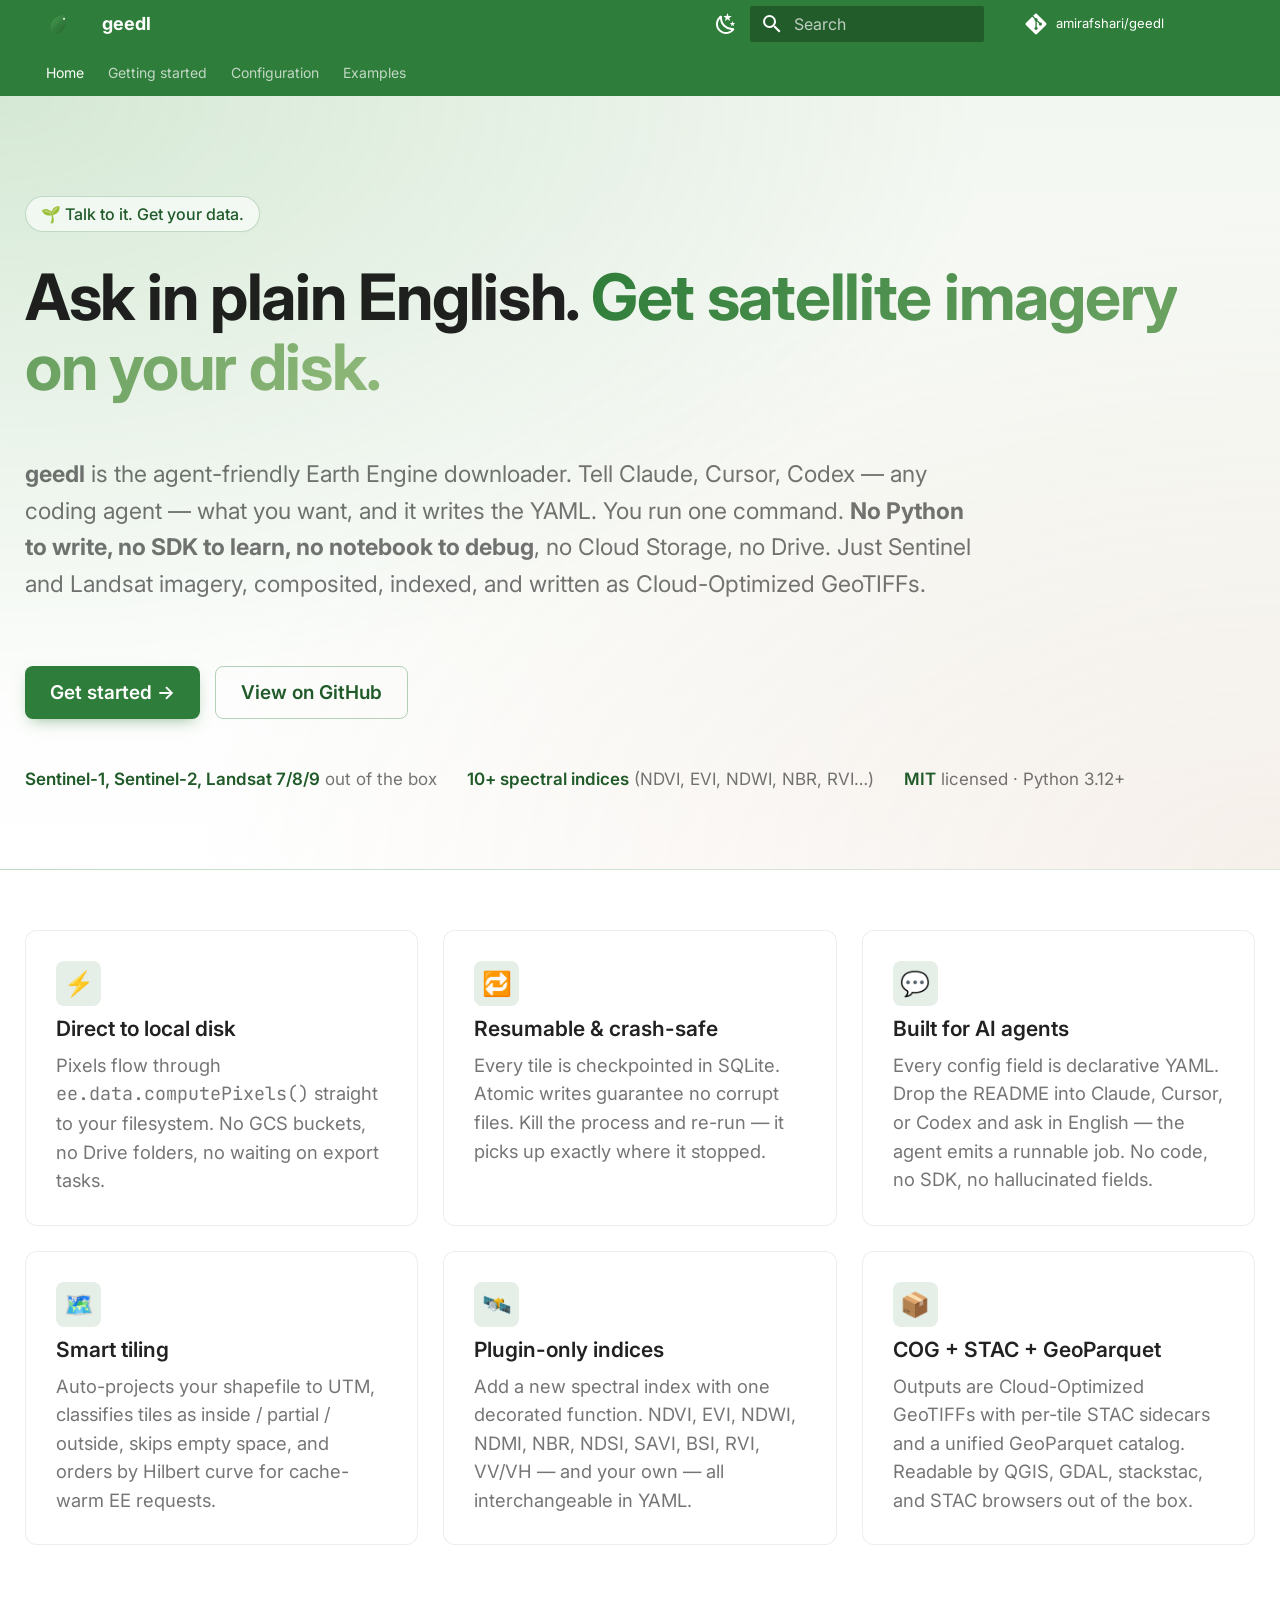
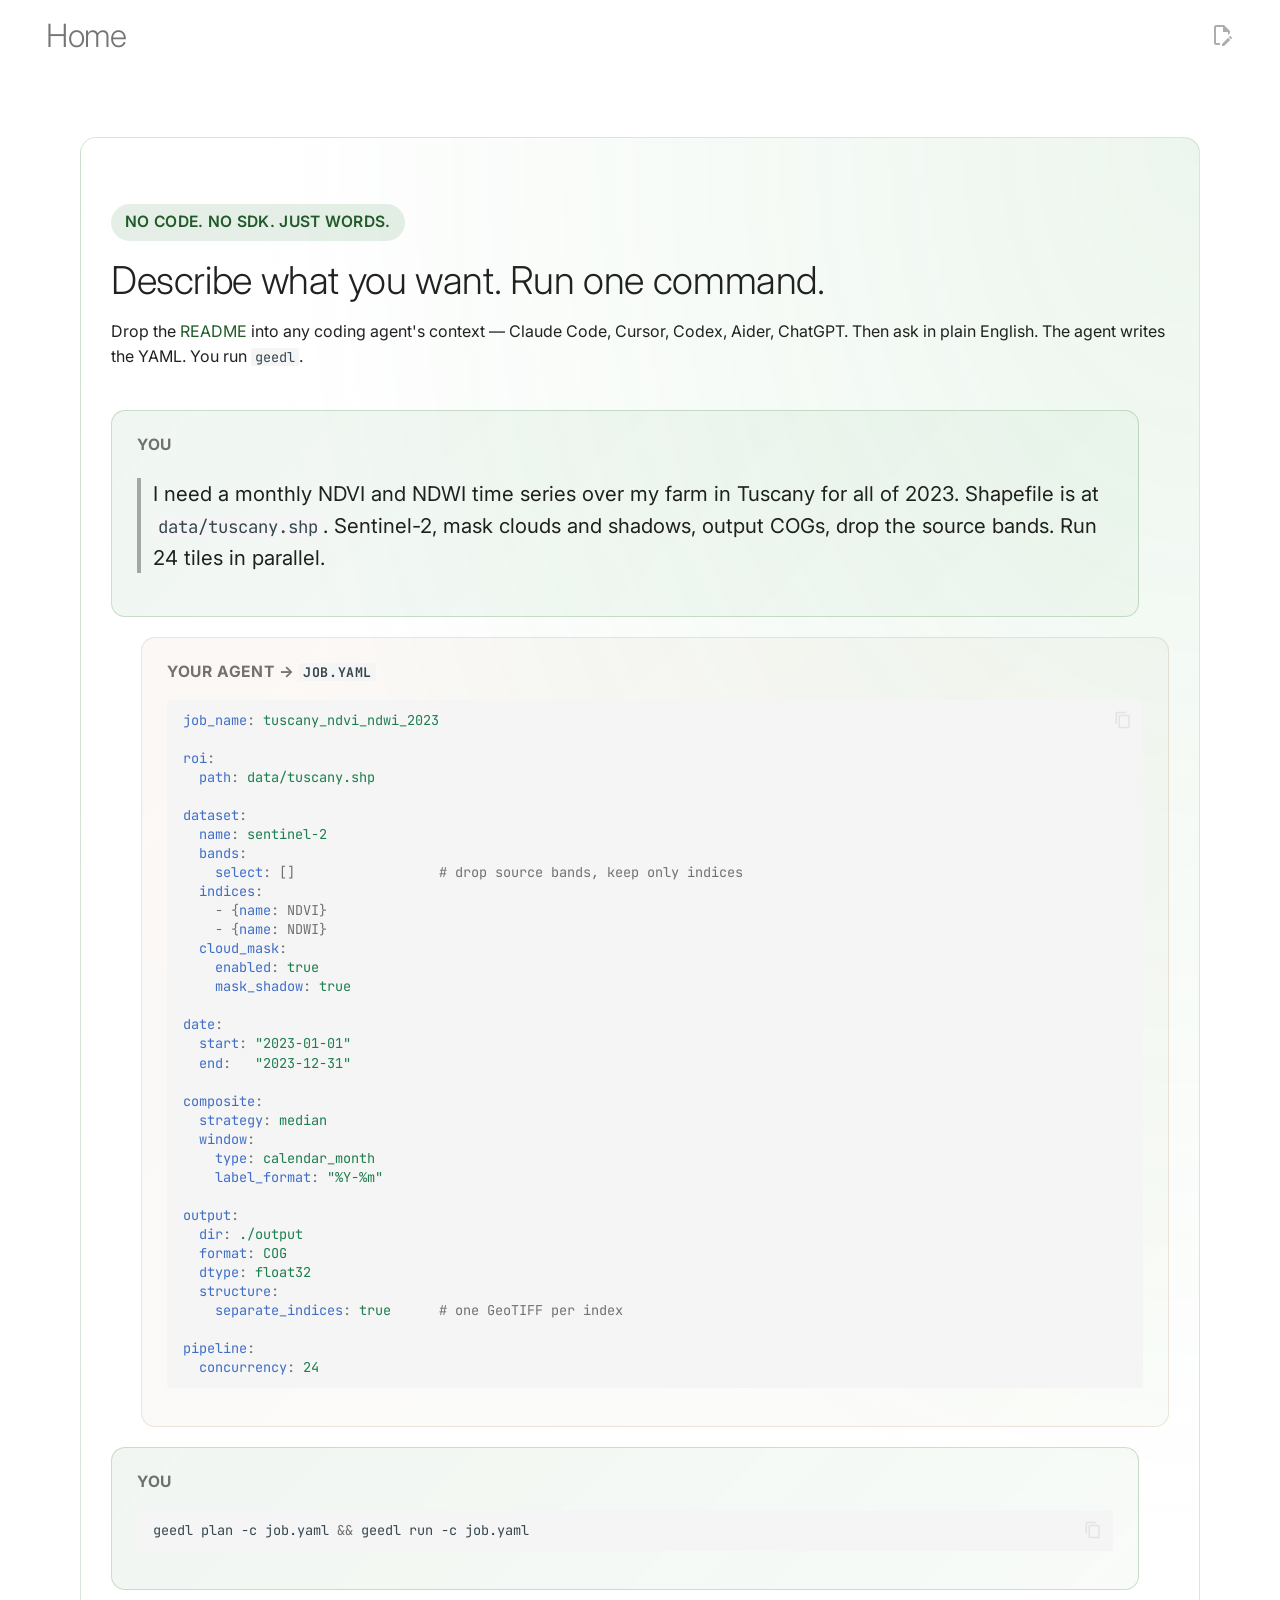
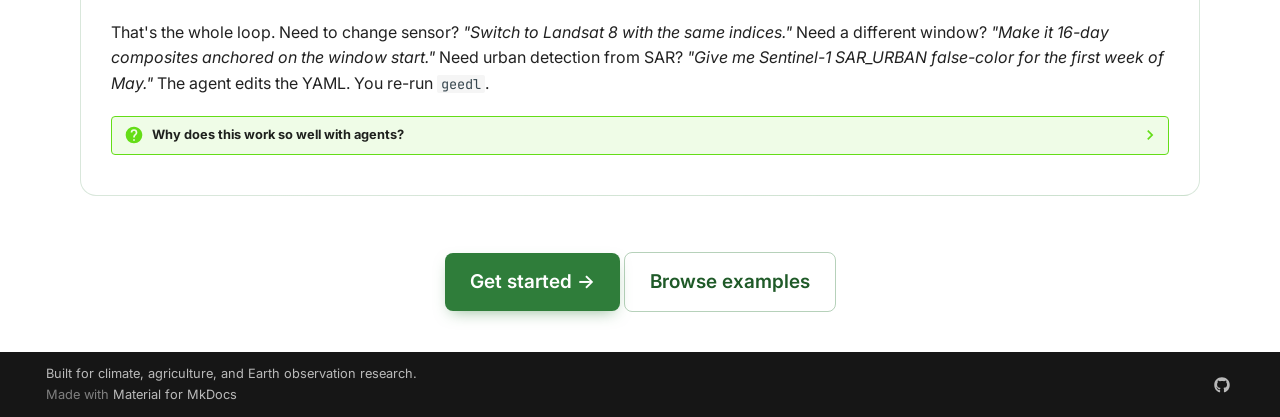
<file: index.html>
<!doctype html>
<html lang="en" class="no-js">
  <head>
    
      <meta charset="utf-8">
      <meta name="viewport" content="width=device-width,initial-scale=1">
      
        <meta name="description" content="Local-first, resumable, high-throughput downloader for Google Earth Engine">
      
      
        <meta name="author" content="geedl contributors">
      
      
        <link rel="canonical" href="https://amirafshari.github.io/geedl/">
      
      
      
        <link rel="next" href="getting-started/">
      
      
        
      
      
      <link rel="icon" href="assets/favicon.svg">
      <meta name="generator" content="mkdocs-1.6.1, mkdocs-material-9.7.6">
    
    
      
        <title>geedl — Earth Engine, locally - geedl</title>
      
    
    
      <link rel="stylesheet" href="assets/stylesheets/main.484c7ddc.min.css">
      
        
        <link rel="stylesheet" href="assets/stylesheets/palette.ab4e12ef.min.css">
      
      


    
    
      
    
    
      
        
        
        <link rel="preconnect" href="https://fonts.gstatic.com" crossorigin>
        <link rel="stylesheet" href="https://fonts.googleapis.com/css?family=Inter:300,300i,400,400i,700,700i%7CJetBrains+Mono:400,400i,700,700i&display=fallback">
        <style>:root{--md-text-font:"Inter";--md-code-font:"JetBrains Mono"}</style>
      
    
    
      <link rel="stylesheet" href="stylesheets/extra.css">
    
    <script>__md_scope=new URL(".",location),__md_hash=e=>[...e].reduce(((e,_)=>(e<<5)-e+_.charCodeAt(0)),0),__md_get=(e,_=localStorage,t=__md_scope)=>JSON.parse(_.getItem(t.pathname+"."+e)),__md_set=(e,_,t=localStorage,a=__md_scope)=>{try{t.setItem(a.pathname+"."+e,JSON.stringify(_))}catch(e){}}</script>
    
      

    
    
  </head>
  
  
    
    
      
    
    
    
    
    <body dir="ltr" data-md-color-scheme="default" data-md-color-primary="custom" data-md-color-accent="custom">
  
    
    <input class="md-toggle" data-md-toggle="drawer" type="checkbox" id="__drawer" autocomplete="off">
    <input class="md-toggle" data-md-toggle="search" type="checkbox" id="__search" autocomplete="off">
    <label class="md-overlay" for="__drawer"></label>
    <div data-md-component="skip">
      
        
        <a href="#describe-what-you-want-run-one-command" class="md-skip">
          Skip to content
        </a>
      
    </div>
    <div data-md-component="announce">
      
    </div>
    
    
      

  

<header class="md-header md-header--shadow md-header--lifted" data-md-component="header">
  <nav class="md-header__inner md-grid" aria-label="Header">
    <a href="." title="geedl" class="md-header__button md-logo" aria-label="geedl" data-md-component="logo">
      
  <img src="assets/logo.svg" alt="logo">

    </a>
    <label class="md-header__button md-icon" for="__drawer">
      
      <svg xmlns="http://www.w3.org/2000/svg" viewBox="0 0 24 24"><path d="M3 6h18v2H3zm0 5h18v2H3zm0 5h18v2H3z"/></svg>
    </label>
    <div class="md-header__title" data-md-component="header-title">
      <div class="md-header__ellipsis">
        <div class="md-header__topic">
          <span class="md-ellipsis">
            geedl
          </span>
        </div>
        <div class="md-header__topic" data-md-component="header-topic">
          <span class="md-ellipsis">
            
              geedl — Earth Engine, locally
            
          </span>
        </div>
      </div>
    </div>
    
      
        <form class="md-header__option" data-md-component="palette">
  
    
    
    
    <input class="md-option" data-md-color-media="(prefers-color-scheme: light)" data-md-color-scheme="default" data-md-color-primary="custom" data-md-color-accent="custom"  aria-label="Switch to dark mode"  type="radio" name="__palette" id="__palette_0">
    
      <label class="md-header__button md-icon" title="Switch to dark mode" for="__palette_1" hidden>
        <svg xmlns="http://www.w3.org/2000/svg" viewBox="0 0 24 24"><path d="m17.75 4.09-2.53 1.94.91 3.06-2.63-1.81-2.63 1.81.91-3.06-2.53-1.94L12.44 4l1.06-3 1.06 3zm3.5 6.91-1.64 1.25.59 1.98-1.7-1.17-1.7 1.17.59-1.98L15.75 11l2.06-.05L18.5 9l.69 1.95zm-2.28 4.95c.83-.08 1.72 1.1 1.19 1.85-.32.45-.66.87-1.08 1.27C15.17 23 8.84 23 4.94 19.07c-3.91-3.9-3.91-10.24 0-14.14.4-.4.82-.76 1.27-1.08.75-.53 1.93.36 1.85 1.19-.27 2.86.69 5.83 2.89 8.02a9.96 9.96 0 0 0 8.02 2.89m-1.64 2.02a12.08 12.08 0 0 1-7.8-3.47c-2.17-2.19-3.33-5-3.49-7.82-2.81 3.14-2.7 7.96.31 10.98 3.02 3.01 7.84 3.12 10.98.31"/></svg>
      </label>
    
  
    
    
    
    <input class="md-option" data-md-color-media="(prefers-color-scheme: dark)" data-md-color-scheme="slate" data-md-color-primary="custom" data-md-color-accent="custom"  aria-label="Switch to light mode"  type="radio" name="__palette" id="__palette_1">
    
      <label class="md-header__button md-icon" title="Switch to light mode" for="__palette_0" hidden>
        <svg xmlns="http://www.w3.org/2000/svg" viewBox="0 0 24 24"><path d="M12 7a5 5 0 0 1 5 5 5 5 0 0 1-5 5 5 5 0 0 1-5-5 5 5 0 0 1 5-5m0 2a3 3 0 0 0-3 3 3 3 0 0 0 3 3 3 3 0 0 0 3-3 3 3 0 0 0-3-3m0-7 2.39 3.42C13.65 5.15 12.84 5 12 5s-1.65.15-2.39.42zM3.34 7l4.16-.35A7.2 7.2 0 0 0 5.94 8.5c-.44.74-.69 1.5-.83 2.29zm.02 10 1.76-3.77a7.131 7.131 0 0 0 2.38 4.14zM20.65 7l-1.77 3.79a7.02 7.02 0 0 0-2.38-4.15zm-.01 10-4.14.36c.59-.51 1.12-1.14 1.54-1.86.42-.73.69-1.5.83-2.29zM12 22l-2.41-3.44c.74.27 1.55.44 2.41.44.82 0 1.63-.17 2.37-.44z"/></svg>
      </label>
    
  
</form>
      
    
    
      <script>var palette=__md_get("__palette");if(palette&&palette.color){if("(prefers-color-scheme)"===palette.color.media){var media=matchMedia("(prefers-color-scheme: light)"),input=document.querySelector(media.matches?"[data-md-color-media='(prefers-color-scheme: light)']":"[data-md-color-media='(prefers-color-scheme: dark)']");palette.color.media=input.getAttribute("data-md-color-media"),palette.color.scheme=input.getAttribute("data-md-color-scheme"),palette.color.primary=input.getAttribute("data-md-color-primary"),palette.color.accent=input.getAttribute("data-md-color-accent")}for(var[key,value]of Object.entries(palette.color))document.body.setAttribute("data-md-color-"+key,value)}</script>
    
    
    
      
      
        <label class="md-header__button md-icon" for="__search">
          
          <svg xmlns="http://www.w3.org/2000/svg" viewBox="0 0 24 24"><path d="M9.5 3A6.5 6.5 0 0 1 16 9.5c0 1.61-.59 3.09-1.56 4.23l.27.27h.79l5 5-1.5 1.5-5-5v-.79l-.27-.27A6.52 6.52 0 0 1 9.5 16 6.5 6.5 0 0 1 3 9.5 6.5 6.5 0 0 1 9.5 3m0 2C7 5 5 7 5 9.5S7 14 9.5 14 14 12 14 9.5 12 5 9.5 5"/></svg>
        </label>
        <div class="md-search" data-md-component="search" role="dialog">
  <label class="md-search__overlay" for="__search"></label>
  <div class="md-search__inner" role="search">
    <form class="md-search__form" name="search">
      <input type="text" class="md-search__input" name="query" aria-label="Search" placeholder="Search" autocapitalize="off" autocorrect="off" autocomplete="off" spellcheck="false" data-md-component="search-query" required>
      <label class="md-search__icon md-icon" for="__search">
        
        <svg xmlns="http://www.w3.org/2000/svg" viewBox="0 0 24 24"><path d="M9.5 3A6.5 6.5 0 0 1 16 9.5c0 1.61-.59 3.09-1.56 4.23l.27.27h.79l5 5-1.5 1.5-5-5v-.79l-.27-.27A6.52 6.52 0 0 1 9.5 16 6.5 6.5 0 0 1 3 9.5 6.5 6.5 0 0 1 9.5 3m0 2C7 5 5 7 5 9.5S7 14 9.5 14 14 12 14 9.5 12 5 9.5 5"/></svg>
        
        <svg xmlns="http://www.w3.org/2000/svg" viewBox="0 0 24 24"><path d="M20 11v2H8l5.5 5.5-1.42 1.42L4.16 12l7.92-7.92L13.5 5.5 8 11z"/></svg>
      </label>
      <nav class="md-search__options" aria-label="Search">
        
          <a href="javascript:void(0)" class="md-search__icon md-icon" title="Share" aria-label="Share" data-clipboard data-clipboard-text="" data-md-component="search-share" tabindex="-1">
            
            <svg xmlns="http://www.w3.org/2000/svg" viewBox="0 0 24 24"><path d="M18 16.08c-.76 0-1.44.3-1.96.77L8.91 12.7c.05-.23.09-.46.09-.7s-.04-.47-.09-.7l7.05-4.11c.54.5 1.25.81 2.04.81a3 3 0 0 0 3-3 3 3 0 0 0-3-3 3 3 0 0 0-3 3c0 .24.04.47.09.7L8.04 9.81C7.5 9.31 6.79 9 6 9a3 3 0 0 0-3 3 3 3 0 0 0 3 3c.79 0 1.5-.31 2.04-.81l7.12 4.15c-.05.21-.08.43-.08.66 0 1.61 1.31 2.91 2.92 2.91s2.92-1.3 2.92-2.91A2.92 2.92 0 0 0 18 16.08"/></svg>
          </a>
        
        <button type="reset" class="md-search__icon md-icon" title="Clear" aria-label="Clear" tabindex="-1">
          
          <svg xmlns="http://www.w3.org/2000/svg" viewBox="0 0 24 24"><path d="M19 6.41 17.59 5 12 10.59 6.41 5 5 6.41 10.59 12 5 17.59 6.41 19 12 13.41 17.59 19 19 17.59 13.41 12z"/></svg>
        </button>
      </nav>
      
        <div class="md-search__suggest" data-md-component="search-suggest"></div>
      
    </form>
    <div class="md-search__output">
      <div class="md-search__scrollwrap" tabindex="0" data-md-scrollfix>
        <div class="md-search-result" data-md-component="search-result">
          <div class="md-search-result__meta">
            Initializing search
          </div>
          <ol class="md-search-result__list" role="presentation"></ol>
        </div>
      </div>
    </div>
  </div>
</div>
      
    
    
      <div class="md-header__source">
        <a href="https://github.com/amirafshari/geedl" title="Go to repository" class="md-source" data-md-component="source">
  <div class="md-source__icon md-icon">
    
    <svg xmlns="http://www.w3.org/2000/svg" viewBox="0 0 448 512"><!--! Font Awesome Free 7.1.0 by @fontawesome - https://fontawesome.com License - https://fontawesome.com/license/free (Icons: CC BY 4.0, Fonts: SIL OFL 1.1, Code: MIT License) Copyright 2025 Fonticons, Inc.--><path d="M439.6 236.1 244 40.5c-5.4-5.5-12.8-8.5-20.4-8.5s-15 3-20.4 8.4L162.5 81l51.5 51.5c27.1-9.1 52.7 16.8 43.4 43.7l49.7 49.7c34.2-11.8 61.2 31 35.5 56.7-26.5 26.5-70.2-2.9-56-37.3L240.3 199v121.9c25.3 12.5 22.3 41.8 9.1 55-6.4 6.4-15.2 10.1-24.3 10.1s-17.8-3.6-24.3-10.1c-17.6-17.6-11.1-46.9 11.2-56v-123c-20.8-8.5-24.6-30.7-18.6-45L142.6 101 8.5 235.1C3 240.6 0 247.9 0 255.5s3 15 8.5 20.4l195.6 195.7c5.4 5.4 12.7 8.4 20.4 8.4s15-3 20.4-8.4l194.7-194.7c5.4-5.4 8.4-12.8 8.4-20.4s-3-15-8.4-20.4"/></svg>
  </div>
  <div class="md-source__repository">
    amirafshari/geedl
  </div>
</a>
      </div>
    
  </nav>
  
    
      
<nav class="md-tabs" aria-label="Tabs" data-md-component="tabs">
  <div class="md-grid">
    <ul class="md-tabs__list">
      
        
  
  
  
    
  
  
    <li class="md-tabs__item md-tabs__item--active">
      <a href="." class="md-tabs__link">
        
  
  
    
  
  Home

      </a>
    </li>
  

      
        
  
  
  
  
    <li class="md-tabs__item">
      <a href="getting-started/" class="md-tabs__link">
        
  
  
    
  
  Getting started

      </a>
    </li>
  

      
        
  
  
  
  
    <li class="md-tabs__item">
      <a href="configuration/" class="md-tabs__link">
        
  
  
    
  
  Configuration

      </a>
    </li>
  

      
        
  
  
  
  
    <li class="md-tabs__item">
      <a href="examples/" class="md-tabs__link">
        
  
  
    
  
  Examples

      </a>
    </li>
  

      
    </ul>
  </div>
</nav>
    
  
</header>
    
    <div class="md-container" data-md-component="container">
      
      
  
        
      
  <section class="geedl-hero">
    <div class="geedl-hero__inner">
      <span class="geedl-hero__eyebrow">
        🌱 Talk to it. Get your data.
      </span>
      <h1 class="geedl-hero__title">
        Ask in plain English. <em>Get satellite imagery on your disk.</em>
      </h1>
      <p class="geedl-hero__lede">
        <strong>geedl</strong> is the agent-friendly Earth Engine downloader. Tell Claude,
        Cursor, Codex — any coding agent — what you want, and it writes the YAML.
        You run one command. <strong>No Python to write, no SDK to learn, no
        notebook to debug</strong>, no Cloud Storage, no Drive. Just Sentinel and
        Landsat imagery, composited, indexed, and written as Cloud-Optimized GeoTIFFs.
      </p>
      <div class="geedl-hero__ctas">
        <a class="geedl-btn geedl-btn--primary" href="getting-started/">
          Get started →
        </a>
        <a class="geedl-btn geedl-btn--ghost" href="https://github.com/amirafshari/geedl">
          View on GitHub
        </a>
      </div>
      <div class="geedl-hero__meta">
        <span><strong>Sentinel-1, Sentinel-2, Landsat 7/8/9</strong> out of the box</span>
        <span><strong>10+ spectral indices</strong> (NDVI, EVI, NDWI, NBR, RVI…)</span>
        <span><strong>MIT</strong> licensed · Python 3.12+</span>
      </div>
    </div>
  </section>

  <section class="geedl-features">
    <div class="geedl-feature">
      <div class="geedl-feature__icon">⚡</div>
      <h3>Direct to local disk</h3>
      <p>Pixels flow through <code>ee.data.computePixels()</code> straight to your filesystem. No GCS buckets, no Drive folders, no waiting on export tasks.</p>
    </div>
    <div class="geedl-feature">
      <div class="geedl-feature__icon">🔁</div>
      <h3>Resumable & crash-safe</h3>
      <p>Every tile is checkpointed in SQLite. Atomic writes guarantee no corrupt files. Kill the process and re-run — it picks up exactly where it stopped.</p>
    </div>
    <div class="geedl-feature">
      <div class="geedl-feature__icon">💬</div>
      <h3>Built for AI agents</h3>
      <p>Every config field is declarative YAML. Drop the README into Claude, Cursor, or Codex and ask in English — the agent emits a runnable job. No code, no SDK, no hallucinated fields.</p>
    </div>
    <div class="geedl-feature">
      <div class="geedl-feature__icon">🗺️</div>
      <h3>Smart tiling</h3>
      <p>Auto-projects your shapefile to UTM, classifies tiles as inside / partial / outside, skips empty space, and orders by Hilbert curve for cache-warm EE requests.</p>
    </div>
    <div class="geedl-feature">
      <div class="geedl-feature__icon">🛰️</div>
      <h3>Plugin-only indices</h3>
      <p>Add a new spectral index with one decorated function. NDVI, EVI, NDWI, NDMI, NBR, NDSI, SAVI, BSI, RVI, VV/VH — and your own — all interchangeable in YAML.</p>
    </div>
    <div class="geedl-feature">
      <div class="geedl-feature__icon">📦</div>
      <h3>COG + STAC + GeoParquet</h3>
      <p>Outputs are Cloud-Optimized GeoTIFFs with per-tile STAC sidecars and a unified GeoParquet catalog. Readable by QGIS, GDAL, stackstac, and STAC browsers out of the box.</p>
    </div>
  </section>

      <main class="md-main" data-md-component="main">
        <div class="md-main__inner md-grid">
          
            
              
                
              
              <div class="md-sidebar md-sidebar--primary" data-md-component="sidebar" data-md-type="navigation" hidden>
                <div class="md-sidebar__scrollwrap">
                  <div class="md-sidebar__inner">
                    


  


<nav class="md-nav md-nav--primary md-nav--lifted" aria-label="Navigation" data-md-level="0">
  <label class="md-nav__title" for="__drawer">
    <a href="." title="geedl" class="md-nav__button md-logo" aria-label="geedl" data-md-component="logo">
      
  <img src="assets/logo.svg" alt="logo">

    </a>
    geedl
  </label>
  
    <div class="md-nav__source">
      <a href="https://github.com/amirafshari/geedl" title="Go to repository" class="md-source" data-md-component="source">
  <div class="md-source__icon md-icon">
    
    <svg xmlns="http://www.w3.org/2000/svg" viewBox="0 0 448 512"><!--! Font Awesome Free 7.1.0 by @fontawesome - https://fontawesome.com License - https://fontawesome.com/license/free (Icons: CC BY 4.0, Fonts: SIL OFL 1.1, Code: MIT License) Copyright 2025 Fonticons, Inc.--><path d="M439.6 236.1 244 40.5c-5.4-5.5-12.8-8.5-20.4-8.5s-15 3-20.4 8.4L162.5 81l51.5 51.5c27.1-9.1 52.7 16.8 43.4 43.7l49.7 49.7c34.2-11.8 61.2 31 35.5 56.7-26.5 26.5-70.2-2.9-56-37.3L240.3 199v121.9c25.3 12.5 22.3 41.8 9.1 55-6.4 6.4-15.2 10.1-24.3 10.1s-17.8-3.6-24.3-10.1c-17.6-17.6-11.1-46.9 11.2-56v-123c-20.8-8.5-24.6-30.7-18.6-45L142.6 101 8.5 235.1C3 240.6 0 247.9 0 255.5s3 15 8.5 20.4l195.6 195.7c5.4 5.4 12.7 8.4 20.4 8.4s15-3 20.4-8.4l194.7-194.7c5.4-5.4 8.4-12.8 8.4-20.4s-3-15-8.4-20.4"/></svg>
  </div>
  <div class="md-source__repository">
    amirafshari/geedl
  </div>
</a>
    </div>
  
  <ul class="md-nav__list" data-md-scrollfix>
    
      
      
  
  
    
  
  
  
    <li class="md-nav__item md-nav__item--active">
      
      <input class="md-nav__toggle md-toggle" type="checkbox" id="__toc">
      
      
      
        <label class="md-nav__link md-nav__link--active" for="__toc">
          
  
  
  <span class="md-ellipsis">
    
  
    Home
  

    
  </span>
  
  

          <span class="md-nav__icon md-icon"></span>
        </label>
      
      <a href="." class="md-nav__link md-nav__link--active">
        
  
  
  <span class="md-ellipsis">
    
  
    Home
  

    
  </span>
  
  

      </a>
      
        

<nav class="md-nav md-nav--secondary" aria-label="Table of contents">
  
  
  
  
    <label class="md-nav__title" for="__toc">
      <span class="md-nav__icon md-icon"></span>
      Table of contents
    </label>
    <ul class="md-nav__list" data-md-component="toc" data-md-scrollfix>
      
        <li class="md-nav__item">
  <a href="#describe-what-you-want-run-one-command" class="md-nav__link">
    <span class="md-ellipsis">
      
        Describe what you want. Run one command.
      
    </span>
  </a>
  
</li>
      
    </ul>
  
</nav>
      
    </li>
  

    
      
      
  
  
  
  
    <li class="md-nav__item">
      <a href="getting-started/" class="md-nav__link">
        
  
  
  <span class="md-ellipsis">
    
  
    Getting started
  

    
  </span>
  
  

      </a>
    </li>
  

    
      
      
  
  
  
  
    <li class="md-nav__item">
      <a href="configuration/" class="md-nav__link">
        
  
  
  <span class="md-ellipsis">
    
  
    Configuration
  

    
  </span>
  
  

      </a>
    </li>
  

    
      
      
  
  
  
  
    <li class="md-nav__item">
      <a href="examples/" class="md-nav__link">
        
  
  
  <span class="md-ellipsis">
    
  
    Examples
  

    
  </span>
  
  

      </a>
    </li>
  

    
  </ul>
</nav>
                  </div>
                </div>
              </div>
            
            
              
                
              
              <div class="md-sidebar md-sidebar--secondary" data-md-component="sidebar" data-md-type="toc" hidden>
                <div class="md-sidebar__scrollwrap">
                  <div class="md-sidebar__inner">
                    

<nav class="md-nav md-nav--secondary" aria-label="Table of contents">
  
  
  
  
    <label class="md-nav__title" for="__toc">
      <span class="md-nav__icon md-icon"></span>
      Table of contents
    </label>
    <ul class="md-nav__list" data-md-component="toc" data-md-scrollfix>
      
        <li class="md-nav__item">
  <a href="#describe-what-you-want-run-one-command" class="md-nav__link">
    <span class="md-ellipsis">
      
        Describe what you want. Run one command.
      
    </span>
  </a>
  
</li>
      
    </ul>
  
</nav>
                  </div>
                </div>
              </div>
            
          
          
            <div class="md-content" data-md-component="content">
              
              <article class="md-content__inner md-typeset">
                
                  
  



  
    <a href="https://github.com/amirafshari/geedl/edit/master/docs/index.md" title="Edit this page" class="md-content__button md-icon" rel="edit">
      
      <svg xmlns="http://www.w3.org/2000/svg" viewBox="0 0 24 24"><path d="M10 20H6V4h7v5h5v3.1l2-2V8l-6-6H6c-1.1 0-2 .9-2 2v16c0 1.1.9 2 2 2h4zm10.2-7c.1 0 .3.1.4.2l1.3 1.3c.2.2.2.6 0 .8l-1 1-2.1-2.1 1-1c.1-.1.2-.2.4-.2m0 3.9L14.1 23H12v-2.1l6.1-6.1z"/></svg>
    </a>
  
  


  <h1>Home</h1>

<div class="geedl-talk">
<p><span class="geedl-talk__eyebrow">No code. No SDK. Just words.</span></p>
<h2 class="geedl-talk__title" id="describe-what-you-want-run-one-command">Describe what you want. Run one command.<a class="headerlink" href="#describe-what-you-want-run-one-command" title="Permanent link">&para;</a></h2>
<p>Drop the <a href="https://github.com/amirafshari/geedl#readme">README</a> into any coding agent's context — Claude Code, Cursor, Codex, Aider, ChatGPT. Then ask in plain English. The agent writes the YAML. You run <code>geedl</code>.</p>
<div class="geedl-chat">
<div class="geedl-chat__msg geedl-chat__msg--user">
<div class="geedl-chat__who">You</div>
<blockquote>
<p>I need a monthly NDVI and NDWI time series over my farm in Tuscany for all of 2023. Shapefile is at <code>data/tuscany.shp</code>. Sentinel-2, mask clouds and shadows, output COGs, drop the source bands. Run 24 tiles in parallel.</p>
</blockquote>
</div>
<div class="geedl-chat__msg geedl-chat__msg--agent">
<div class="geedl-chat__who">Your agent → <code>job.yaml</code></div>
<div class="language-yaml highlight"><pre><span></span><code><span id="__span-0-1"><a id="__codelineno-0-1" name="__codelineno-0-1" href="#__codelineno-0-1"></a><span class="nt">job_name</span><span class="p">:</span><span class="w"> </span><span class="l l-Scalar l-Scalar-Plain">tuscany_ndvi_ndwi_2023</span>
</span><span id="__span-0-2"><a id="__codelineno-0-2" name="__codelineno-0-2" href="#__codelineno-0-2"></a>
</span><span id="__span-0-3"><a id="__codelineno-0-3" name="__codelineno-0-3" href="#__codelineno-0-3"></a><span class="nt">roi</span><span class="p">:</span>
</span><span id="__span-0-4"><a id="__codelineno-0-4" name="__codelineno-0-4" href="#__codelineno-0-4"></a><span class="w">  </span><span class="nt">path</span><span class="p">:</span><span class="w"> </span><span class="l l-Scalar l-Scalar-Plain">data/tuscany.shp</span>
</span><span id="__span-0-5"><a id="__codelineno-0-5" name="__codelineno-0-5" href="#__codelineno-0-5"></a>
</span><span id="__span-0-6"><a id="__codelineno-0-6" name="__codelineno-0-6" href="#__codelineno-0-6"></a><span class="nt">dataset</span><span class="p">:</span>
</span><span id="__span-0-7"><a id="__codelineno-0-7" name="__codelineno-0-7" href="#__codelineno-0-7"></a><span class="w">  </span><span class="nt">name</span><span class="p">:</span><span class="w"> </span><span class="l l-Scalar l-Scalar-Plain">sentinel-2</span>
</span><span id="__span-0-8"><a id="__codelineno-0-8" name="__codelineno-0-8" href="#__codelineno-0-8"></a><span class="w">  </span><span class="nt">bands</span><span class="p">:</span>
</span><span id="__span-0-9"><a id="__codelineno-0-9" name="__codelineno-0-9" href="#__codelineno-0-9"></a><span class="w">    </span><span class="nt">select</span><span class="p">:</span><span class="w"> </span><span class="p p-Indicator">[]</span><span class="w">                  </span><span class="c1"># drop source bands, keep only indices</span>
</span><span id="__span-0-10"><a id="__codelineno-0-10" name="__codelineno-0-10" href="#__codelineno-0-10"></a><span class="w">  </span><span class="nt">indices</span><span class="p">:</span>
</span><span id="__span-0-11"><a id="__codelineno-0-11" name="__codelineno-0-11" href="#__codelineno-0-11"></a><span class="w">    </span><span class="p p-Indicator">-</span><span class="w"> </span><span class="p p-Indicator">{</span><span class="nt">name</span><span class="p">:</span><span class="w"> </span><span class="nv">NDVI</span><span class="p p-Indicator">}</span>
</span><span id="__span-0-12"><a id="__codelineno-0-12" name="__codelineno-0-12" href="#__codelineno-0-12"></a><span class="w">    </span><span class="p p-Indicator">-</span><span class="w"> </span><span class="p p-Indicator">{</span><span class="nt">name</span><span class="p">:</span><span class="w"> </span><span class="nv">NDWI</span><span class="p p-Indicator">}</span>
</span><span id="__span-0-13"><a id="__codelineno-0-13" name="__codelineno-0-13" href="#__codelineno-0-13"></a><span class="w">  </span><span class="nt">cloud_mask</span><span class="p">:</span>
</span><span id="__span-0-14"><a id="__codelineno-0-14" name="__codelineno-0-14" href="#__codelineno-0-14"></a><span class="w">    </span><span class="nt">enabled</span><span class="p">:</span><span class="w"> </span><span class="l l-Scalar l-Scalar-Plain">true</span>
</span><span id="__span-0-15"><a id="__codelineno-0-15" name="__codelineno-0-15" href="#__codelineno-0-15"></a><span class="w">    </span><span class="nt">mask_shadow</span><span class="p">:</span><span class="w"> </span><span class="l l-Scalar l-Scalar-Plain">true</span>
</span><span id="__span-0-16"><a id="__codelineno-0-16" name="__codelineno-0-16" href="#__codelineno-0-16"></a>
</span><span id="__span-0-17"><a id="__codelineno-0-17" name="__codelineno-0-17" href="#__codelineno-0-17"></a><span class="nt">date</span><span class="p">:</span>
</span><span id="__span-0-18"><a id="__codelineno-0-18" name="__codelineno-0-18" href="#__codelineno-0-18"></a><span class="w">  </span><span class="nt">start</span><span class="p">:</span><span class="w"> </span><span class="s">&quot;2023-01-01&quot;</span>
</span><span id="__span-0-19"><a id="__codelineno-0-19" name="__codelineno-0-19" href="#__codelineno-0-19"></a><span class="w">  </span><span class="nt">end</span><span class="p">:</span><span class="w">   </span><span class="s">&quot;2023-12-31&quot;</span>
</span><span id="__span-0-20"><a id="__codelineno-0-20" name="__codelineno-0-20" href="#__codelineno-0-20"></a>
</span><span id="__span-0-21"><a id="__codelineno-0-21" name="__codelineno-0-21" href="#__codelineno-0-21"></a><span class="nt">composite</span><span class="p">:</span>
</span><span id="__span-0-22"><a id="__codelineno-0-22" name="__codelineno-0-22" href="#__codelineno-0-22"></a><span class="w">  </span><span class="nt">strategy</span><span class="p">:</span><span class="w"> </span><span class="l l-Scalar l-Scalar-Plain">median</span>
</span><span id="__span-0-23"><a id="__codelineno-0-23" name="__codelineno-0-23" href="#__codelineno-0-23"></a><span class="w">  </span><span class="nt">window</span><span class="p">:</span>
</span><span id="__span-0-24"><a id="__codelineno-0-24" name="__codelineno-0-24" href="#__codelineno-0-24"></a><span class="w">    </span><span class="nt">type</span><span class="p">:</span><span class="w"> </span><span class="l l-Scalar l-Scalar-Plain">calendar_month</span>
</span><span id="__span-0-25"><a id="__codelineno-0-25" name="__codelineno-0-25" href="#__codelineno-0-25"></a><span class="w">    </span><span class="nt">label_format</span><span class="p">:</span><span class="w"> </span><span class="s">&quot;%Y-%m&quot;</span>
</span><span id="__span-0-26"><a id="__codelineno-0-26" name="__codelineno-0-26" href="#__codelineno-0-26"></a>
</span><span id="__span-0-27"><a id="__codelineno-0-27" name="__codelineno-0-27" href="#__codelineno-0-27"></a><span class="nt">output</span><span class="p">:</span>
</span><span id="__span-0-28"><a id="__codelineno-0-28" name="__codelineno-0-28" href="#__codelineno-0-28"></a><span class="w">  </span><span class="nt">dir</span><span class="p">:</span><span class="w"> </span><span class="l l-Scalar l-Scalar-Plain">./output</span>
</span><span id="__span-0-29"><a id="__codelineno-0-29" name="__codelineno-0-29" href="#__codelineno-0-29"></a><span class="w">  </span><span class="nt">format</span><span class="p">:</span><span class="w"> </span><span class="l l-Scalar l-Scalar-Plain">COG</span>
</span><span id="__span-0-30"><a id="__codelineno-0-30" name="__codelineno-0-30" href="#__codelineno-0-30"></a><span class="w">  </span><span class="nt">dtype</span><span class="p">:</span><span class="w"> </span><span class="l l-Scalar l-Scalar-Plain">float32</span>
</span><span id="__span-0-31"><a id="__codelineno-0-31" name="__codelineno-0-31" href="#__codelineno-0-31"></a><span class="w">  </span><span class="nt">structure</span><span class="p">:</span>
</span><span id="__span-0-32"><a id="__codelineno-0-32" name="__codelineno-0-32" href="#__codelineno-0-32"></a><span class="w">    </span><span class="nt">separate_indices</span><span class="p">:</span><span class="w"> </span><span class="l l-Scalar l-Scalar-Plain">true</span><span class="w">      </span><span class="c1"># one GeoTIFF per index</span>
</span><span id="__span-0-33"><a id="__codelineno-0-33" name="__codelineno-0-33" href="#__codelineno-0-33"></a>
</span><span id="__span-0-34"><a id="__codelineno-0-34" name="__codelineno-0-34" href="#__codelineno-0-34"></a><span class="nt">pipeline</span><span class="p">:</span>
</span><span id="__span-0-35"><a id="__codelineno-0-35" name="__codelineno-0-35" href="#__codelineno-0-35"></a><span class="w">  </span><span class="nt">concurrency</span><span class="p">:</span><span class="w"> </span><span class="l l-Scalar l-Scalar-Plain">24</span>
</span></code></pre></div>
</div>
<div class="geedl-chat__msg geedl-chat__msg--user">
<div class="geedl-chat__who">You</div>
<div class="language-bash highlight"><pre><span></span><code><span id="__span-1-1"><a id="__codelineno-1-1" name="__codelineno-1-1" href="#__codelineno-1-1"></a>geedl<span class="w"> </span>plan<span class="w"> </span>-c<span class="w"> </span>job.yaml<span class="w"> </span><span class="o">&amp;&amp;</span><span class="w"> </span>geedl<span class="w"> </span>run<span class="w"> </span>-c<span class="w"> </span>job.yaml
</span></code></pre></div>
</div>
</div>
<p>That's the whole loop. Need to change sensor? <em>"Switch to Landsat 8 with the same indices."</em> Need a different window? <em>"Make it 16-day composites anchored on the window start."</em> Need urban detection from SAR? <em>"Give me Sentinel-1 SAR_URBAN false-color for the first week of May."</em> The agent edits the YAML. You re-run <code>geedl</code>.</p>
<details class="question">
<summary>Why does this work so well with agents?</summary>
<p>The repo ships with a <a href="https://github.com/amirafshari/geedl/blob/master/.claude/CLAUDE.md"><code>CLAUDE.md</code></a> that documents every config field, every module boundary, and every non-negotiable constraint — atomic writes, plugin-only indices, Sentinel-1-must-be-mosaic, and the rest. An agent reading it has the full schema <strong>and</strong> the full set of rules — so it doesn't hallucinate fields or pick physically wrong composite strategies. Drop the README and <code>CLAUDE.md</code> into your agent's context and you get one-shot, correct configs.</p>
</details>
</div>
<div class="geedl-cta">
<p><a class="geedl-btn geedl-btn--primary" href="getting-started/">Get started →</a>
<a class="geedl-btn geedl-btn--ghost" href="examples/">Browse examples</a></p>
</div>







  
  




  



                
              </article>
            </div>
          
          
  <script>var tabs=__md_get("__tabs");if(Array.isArray(tabs))e:for(var set of document.querySelectorAll(".tabbed-set")){var labels=set.querySelector(".tabbed-labels");for(var tab of tabs)for(var label of labels.getElementsByTagName("label"))if(label.innerText.trim()===tab){var input=document.getElementById(label.htmlFor);input.checked=!0;continue e}}</script>

<script>var target=document.getElementById(location.hash.slice(1));target&&target.name&&(target.checked=target.name.startsWith("__tabbed_"))</script>
        </div>
        
          <button type="button" class="md-top md-icon" data-md-component="top" hidden>
  
  <svg xmlns="http://www.w3.org/2000/svg" viewBox="0 0 24 24"><path d="M13 20h-2V8l-5.5 5.5-1.42-1.42L12 4.16l7.92 7.92-1.42 1.42L13 8z"/></svg>
  Back to top
</button>
        
      </main>
      
  
        <footer class="md-footer">
  
  <div class="md-footer-meta md-typeset">
    <div class="md-footer-meta__inner md-grid">
      <div class="md-copyright">
  
    <div class="md-copyright__highlight">
      Built for climate, agriculture, and Earth observation research.
    </div>
  
  
    Made with
    <a href="https://squidfunk.github.io/mkdocs-material/" target="_blank" rel="noopener">
      Material for MkDocs
    </a>
  
</div>
      
        
<div class="md-social">
  
    
    
    
    
      
      
    
    <a href="https://github.com/amirafshari/geedl" target="_blank" rel="noopener" title="github.com" class="md-social__link">
      <svg xmlns="http://www.w3.org/2000/svg" viewBox="0 0 512 512"><!--! Font Awesome Free 7.1.0 by @fontawesome - https://fontawesome.com License - https://fontawesome.com/license/free (Icons: CC BY 4.0, Fonts: SIL OFL 1.1, Code: MIT License) Copyright 2025 Fonticons, Inc.--><path d="M173.9 397.4c0 2-2.3 3.6-5.2 3.6-3.3.3-5.6-1.3-5.6-3.6 0-2 2.3-3.6 5.2-3.6 3-.3 5.6 1.3 5.6 3.6m-31.1-4.5c-.7 2 1.3 4.3 4.3 4.9 2.6 1 5.6 0 6.2-2s-1.3-4.3-4.3-5.2c-2.6-.7-5.5.3-6.2 2.3m44.2-1.7c-2.9.7-4.9 2.6-4.6 4.9.3 2 2.9 3.3 5.9 2.6 2.9-.7 4.9-2.6 4.6-4.6-.3-1.9-3-3.2-5.9-2.9M252.8 8C114.1 8 8 113.3 8 252c0 110.9 69.8 205.8 169.5 239.2 12.8 2.3 17.3-5.6 17.3-12.1 0-6.2-.3-40.4-.3-61.4 0 0-70 15-84.7-29.8 0 0-11.4-29.1-27.8-36.6 0 0-22.9-15.7 1.6-15.4 0 0 24.9 2 38.6 25.8 21.9 38.6 58.6 27.5 72.9 20.9 2.3-16 8.8-27.1 16-33.7-55.9-6.2-112.3-14.3-112.3-110.5 0-27.5 7.6-41.3 23.6-58.9-2.6-6.5-11.1-33.3 2.6-67.9 20.9-6.5 69 27 69 27 20-5.6 41.5-8.5 62.8-8.5s42.8 2.9 62.8 8.5c0 0 48.1-33.6 69-27 13.7 34.7 5.2 61.4 2.6 67.9 16 17.7 25.8 31.5 25.8 58.9 0 96.5-58.9 104.2-114.8 110.5 9.2 7.9 17 22.9 17 46.4 0 33.7-.3 75.4-.3 83.6 0 6.5 4.6 14.4 17.3 12.1C436.2 457.8 504 362.9 504 252 504 113.3 391.5 8 252.8 8M105.2 352.9c-1.3 1-1 3.3.7 5.2 1.6 1.6 3.9 2.3 5.2 1 1.3-1 1-3.3-.7-5.2-1.6-1.6-3.9-2.3-5.2-1m-10.8-8.1c-.7 1.3.3 2.9 2.3 3.9 1.6 1 3.6.7 4.3-.7.7-1.3-.3-2.9-2.3-3.9-2-.6-3.6-.3-4.3.7m32.4 35.6c-1.6 1.3-1 4.3 1.3 6.2 2.3 2.3 5.2 2.6 6.5 1 1.3-1.3.7-4.3-1.3-6.2-2.2-2.3-5.2-2.6-6.5-1m-11.4-14.7c-1.6 1-1.6 3.6 0 5.9s4.3 3.3 5.6 2.3c1.6-1.3 1.6-3.9 0-6.2-1.4-2.3-4-3.3-5.6-2"/></svg>
    </a>
  
</div>
      
    </div>
  </div>
</footer>
      

    </div>
    <div class="md-dialog" data-md-component="dialog">
      <div class="md-dialog__inner md-typeset"></div>
    </div>
    
      <div class="md-progress" data-md-component="progress" role="progressbar"></div>
    
    
    
      
      
      <script id="__config" type="application/json">{"annotate": null, "base": ".", "features": ["navigation.instant", "navigation.instant.progress", "navigation.tabs", "navigation.tabs.sticky", "navigation.sections", "navigation.top", "navigation.tracking", "toc.follow", "search.suggest", "search.highlight", "search.share", "content.code.copy", "content.code.annotate", "content.tabs.link", "content.action.edit"], "search": "assets/javascripts/workers/search.2c215733.min.js", "tags": null, "translations": {"clipboard.copied": "Copied to clipboard", "clipboard.copy": "Copy to clipboard", "search.result.more.one": "1 more on this page", "search.result.more.other": "# more on this page", "search.result.none": "No matching documents", "search.result.one": "1 matching document", "search.result.other": "# matching documents", "search.result.placeholder": "Type to start searching", "search.result.term.missing": "Missing", "select.version": "Select version"}, "version": null}</script>
    
    
      <script src="assets/javascripts/bundle.79ae519e.min.js"></script>
      
    
  </body>
</html>
</file>
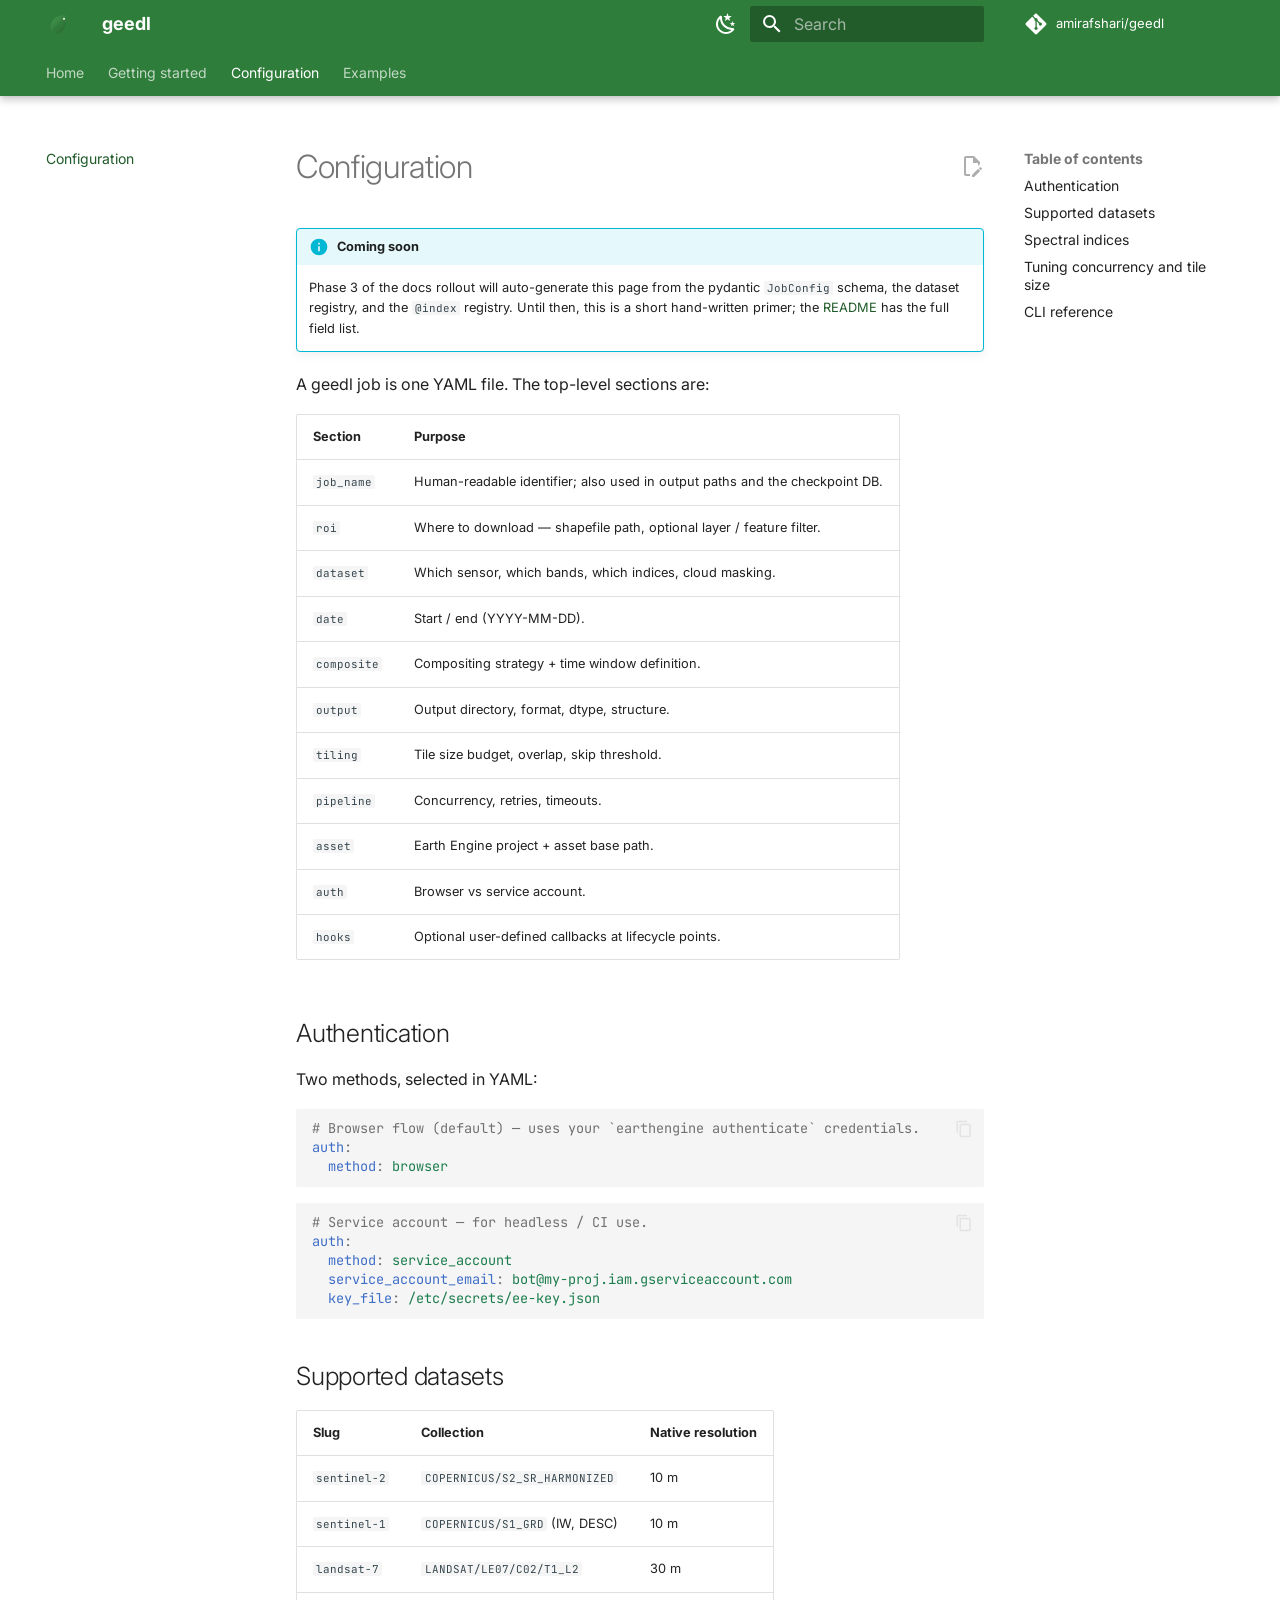
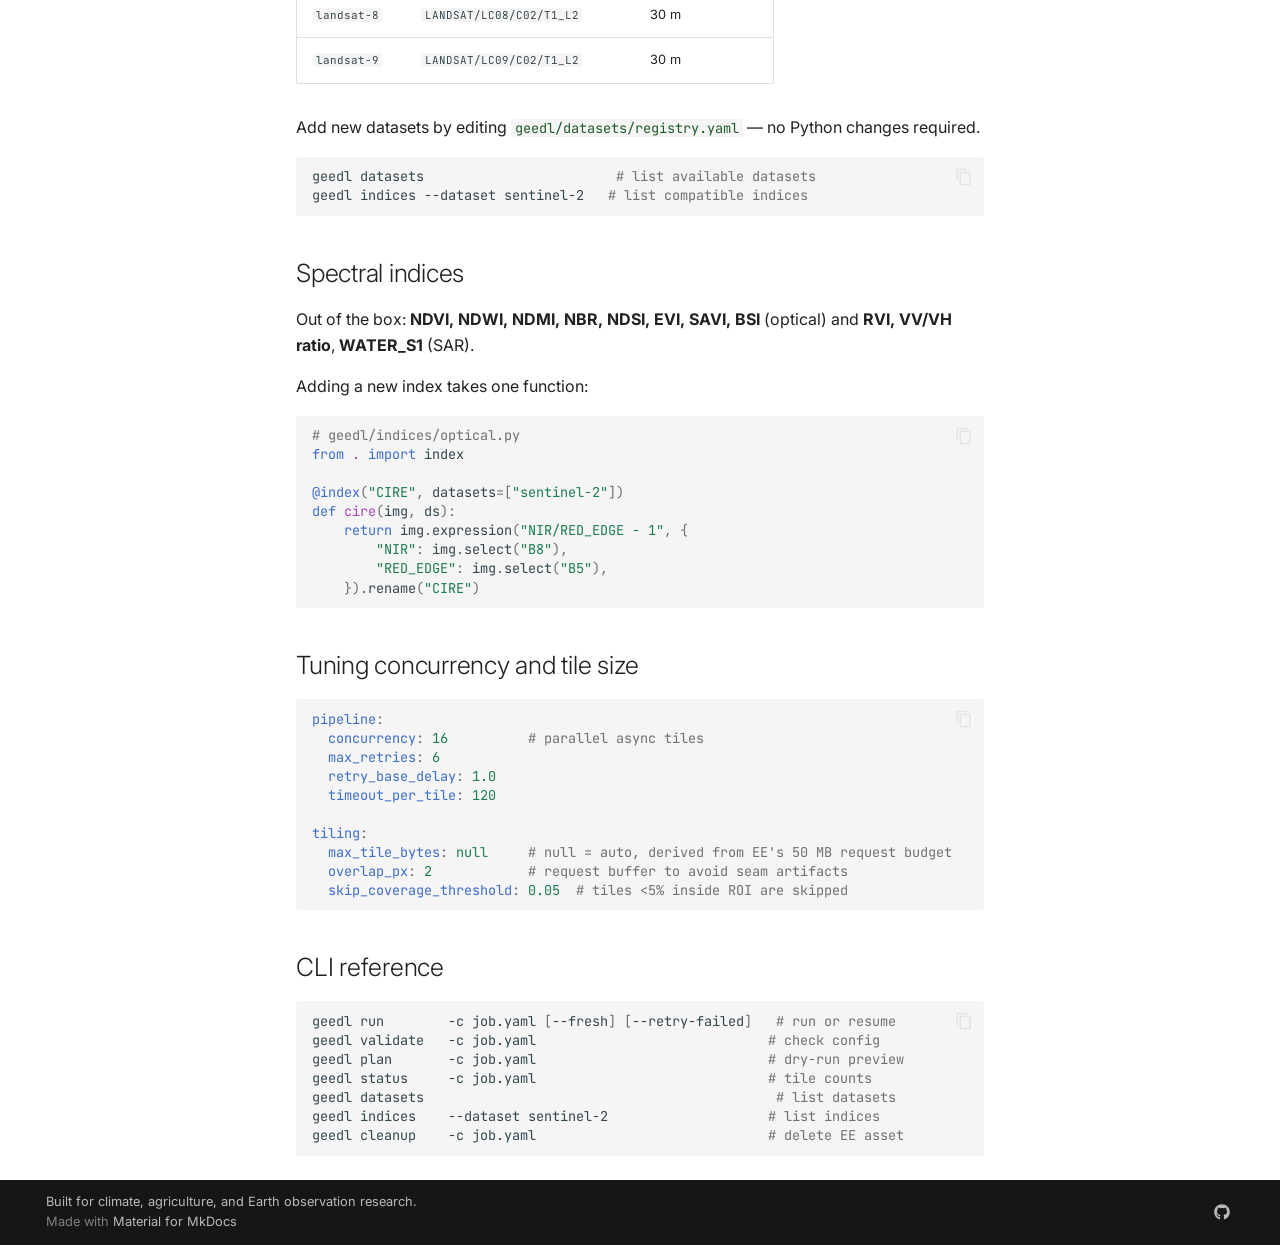
<file: configuration/index.html>
<!doctype html>
<html lang="en" class="no-js">
  <head>
    
      <meta charset="utf-8">
      <meta name="viewport" content="width=device-width,initial-scale=1">
      
        <meta name="description" content="Local-first, resumable, high-throughput downloader for Google Earth Engine">
      
      
        <meta name="author" content="geedl contributors">
      
      
        <link rel="canonical" href="https://amirafshari.github.io/geedl/configuration/">
      
      
        <link rel="prev" href="../getting-started/">
      
      
        <link rel="next" href="../examples/">
      
      
        
      
      
      <link rel="icon" href="../assets/favicon.svg">
      <meta name="generator" content="mkdocs-1.6.1, mkdocs-material-9.7.6">
    
    
      
        <title>Configuration - geedl</title>
      
    
    
      <link rel="stylesheet" href="../assets/stylesheets/main.484c7ddc.min.css">
      
        
        <link rel="stylesheet" href="../assets/stylesheets/palette.ab4e12ef.min.css">
      
      


    
    
      
    
    
      
        
        
        <link rel="preconnect" href="https://fonts.gstatic.com" crossorigin>
        <link rel="stylesheet" href="https://fonts.googleapis.com/css?family=Inter:300,300i,400,400i,700,700i%7CJetBrains+Mono:400,400i,700,700i&display=fallback">
        <style>:root{--md-text-font:"Inter";--md-code-font:"JetBrains Mono"}</style>
      
    
    
      <link rel="stylesheet" href="../stylesheets/extra.css">
    
    <script>__md_scope=new URL("..",location),__md_hash=e=>[...e].reduce(((e,_)=>(e<<5)-e+_.charCodeAt(0)),0),__md_get=(e,_=localStorage,t=__md_scope)=>JSON.parse(_.getItem(t.pathname+"."+e)),__md_set=(e,_,t=localStorage,a=__md_scope)=>{try{t.setItem(a.pathname+"."+e,JSON.stringify(_))}catch(e){}}</script>
    
      

    
    
  </head>
  
  
    
    
      
    
    
    
    
    <body dir="ltr" data-md-color-scheme="default" data-md-color-primary="custom" data-md-color-accent="custom">
  
    
    <input class="md-toggle" data-md-toggle="drawer" type="checkbox" id="__drawer" autocomplete="off">
    <input class="md-toggle" data-md-toggle="search" type="checkbox" id="__search" autocomplete="off">
    <label class="md-overlay" for="__drawer"></label>
    <div data-md-component="skip">
      
        
        <a href="#configuration" class="md-skip">
          Skip to content
        </a>
      
    </div>
    <div data-md-component="announce">
      
    </div>
    
    
      

  

<header class="md-header md-header--shadow md-header--lifted" data-md-component="header">
  <nav class="md-header__inner md-grid" aria-label="Header">
    <a href=".." title="geedl" class="md-header__button md-logo" aria-label="geedl" data-md-component="logo">
      
  <img src="../assets/logo.svg" alt="logo">

    </a>
    <label class="md-header__button md-icon" for="__drawer">
      
      <svg xmlns="http://www.w3.org/2000/svg" viewBox="0 0 24 24"><path d="M3 6h18v2H3zm0 5h18v2H3zm0 5h18v2H3z"/></svg>
    </label>
    <div class="md-header__title" data-md-component="header-title">
      <div class="md-header__ellipsis">
        <div class="md-header__topic">
          <span class="md-ellipsis">
            geedl
          </span>
        </div>
        <div class="md-header__topic" data-md-component="header-topic">
          <span class="md-ellipsis">
            
              Configuration
            
          </span>
        </div>
      </div>
    </div>
    
      
        <form class="md-header__option" data-md-component="palette">
  
    
    
    
    <input class="md-option" data-md-color-media="(prefers-color-scheme: light)" data-md-color-scheme="default" data-md-color-primary="custom" data-md-color-accent="custom"  aria-label="Switch to dark mode"  type="radio" name="__palette" id="__palette_0">
    
      <label class="md-header__button md-icon" title="Switch to dark mode" for="__palette_1" hidden>
        <svg xmlns="http://www.w3.org/2000/svg" viewBox="0 0 24 24"><path d="m17.75 4.09-2.53 1.94.91 3.06-2.63-1.81-2.63 1.81.91-3.06-2.53-1.94L12.44 4l1.06-3 1.06 3zm3.5 6.91-1.64 1.25.59 1.98-1.7-1.17-1.7 1.17.59-1.98L15.75 11l2.06-.05L18.5 9l.69 1.95zm-2.28 4.95c.83-.08 1.72 1.1 1.19 1.85-.32.45-.66.87-1.08 1.27C15.17 23 8.84 23 4.94 19.07c-3.91-3.9-3.91-10.24 0-14.14.4-.4.82-.76 1.27-1.08.75-.53 1.93.36 1.85 1.19-.27 2.86.69 5.83 2.89 8.02a9.96 9.96 0 0 0 8.02 2.89m-1.64 2.02a12.08 12.08 0 0 1-7.8-3.47c-2.17-2.19-3.33-5-3.49-7.82-2.81 3.14-2.7 7.96.31 10.98 3.02 3.01 7.84 3.12 10.98.31"/></svg>
      </label>
    
  
    
    
    
    <input class="md-option" data-md-color-media="(prefers-color-scheme: dark)" data-md-color-scheme="slate" data-md-color-primary="custom" data-md-color-accent="custom"  aria-label="Switch to light mode"  type="radio" name="__palette" id="__palette_1">
    
      <label class="md-header__button md-icon" title="Switch to light mode" for="__palette_0" hidden>
        <svg xmlns="http://www.w3.org/2000/svg" viewBox="0 0 24 24"><path d="M12 7a5 5 0 0 1 5 5 5 5 0 0 1-5 5 5 5 0 0 1-5-5 5 5 0 0 1 5-5m0 2a3 3 0 0 0-3 3 3 3 0 0 0 3 3 3 3 0 0 0 3-3 3 3 0 0 0-3-3m0-7 2.39 3.42C13.65 5.15 12.84 5 12 5s-1.65.15-2.39.42zM3.34 7l4.16-.35A7.2 7.2 0 0 0 5.94 8.5c-.44.74-.69 1.5-.83 2.29zm.02 10 1.76-3.77a7.131 7.131 0 0 0 2.38 4.14zM20.65 7l-1.77 3.79a7.02 7.02 0 0 0-2.38-4.15zm-.01 10-4.14.36c.59-.51 1.12-1.14 1.54-1.86.42-.73.69-1.5.83-2.29zM12 22l-2.41-3.44c.74.27 1.55.44 2.41.44.82 0 1.63-.17 2.37-.44z"/></svg>
      </label>
    
  
</form>
      
    
    
      <script>var palette=__md_get("__palette");if(palette&&palette.color){if("(prefers-color-scheme)"===palette.color.media){var media=matchMedia("(prefers-color-scheme: light)"),input=document.querySelector(media.matches?"[data-md-color-media='(prefers-color-scheme: light)']":"[data-md-color-media='(prefers-color-scheme: dark)']");palette.color.media=input.getAttribute("data-md-color-media"),palette.color.scheme=input.getAttribute("data-md-color-scheme"),palette.color.primary=input.getAttribute("data-md-color-primary"),palette.color.accent=input.getAttribute("data-md-color-accent")}for(var[key,value]of Object.entries(palette.color))document.body.setAttribute("data-md-color-"+key,value)}</script>
    
    
    
      
      
        <label class="md-header__button md-icon" for="__search">
          
          <svg xmlns="http://www.w3.org/2000/svg" viewBox="0 0 24 24"><path d="M9.5 3A6.5 6.5 0 0 1 16 9.5c0 1.61-.59 3.09-1.56 4.23l.27.27h.79l5 5-1.5 1.5-5-5v-.79l-.27-.27A6.52 6.52 0 0 1 9.5 16 6.5 6.5 0 0 1 3 9.5 6.5 6.5 0 0 1 9.5 3m0 2C7 5 5 7 5 9.5S7 14 9.5 14 14 12 14 9.5 12 5 9.5 5"/></svg>
        </label>
        <div class="md-search" data-md-component="search" role="dialog">
  <label class="md-search__overlay" for="__search"></label>
  <div class="md-search__inner" role="search">
    <form class="md-search__form" name="search">
      <input type="text" class="md-search__input" name="query" aria-label="Search" placeholder="Search" autocapitalize="off" autocorrect="off" autocomplete="off" spellcheck="false" data-md-component="search-query" required>
      <label class="md-search__icon md-icon" for="__search">
        
        <svg xmlns="http://www.w3.org/2000/svg" viewBox="0 0 24 24"><path d="M9.5 3A6.5 6.5 0 0 1 16 9.5c0 1.61-.59 3.09-1.56 4.23l.27.27h.79l5 5-1.5 1.5-5-5v-.79l-.27-.27A6.52 6.52 0 0 1 9.5 16 6.5 6.5 0 0 1 3 9.5 6.5 6.5 0 0 1 9.5 3m0 2C7 5 5 7 5 9.5S7 14 9.5 14 14 12 14 9.5 12 5 9.5 5"/></svg>
        
        <svg xmlns="http://www.w3.org/2000/svg" viewBox="0 0 24 24"><path d="M20 11v2H8l5.5 5.5-1.42 1.42L4.16 12l7.92-7.92L13.5 5.5 8 11z"/></svg>
      </label>
      <nav class="md-search__options" aria-label="Search">
        
          <a href="javascript:void(0)" class="md-search__icon md-icon" title="Share" aria-label="Share" data-clipboard data-clipboard-text="" data-md-component="search-share" tabindex="-1">
            
            <svg xmlns="http://www.w3.org/2000/svg" viewBox="0 0 24 24"><path d="M18 16.08c-.76 0-1.44.3-1.96.77L8.91 12.7c.05-.23.09-.46.09-.7s-.04-.47-.09-.7l7.05-4.11c.54.5 1.25.81 2.04.81a3 3 0 0 0 3-3 3 3 0 0 0-3-3 3 3 0 0 0-3 3c0 .24.04.47.09.7L8.04 9.81C7.5 9.31 6.79 9 6 9a3 3 0 0 0-3 3 3 3 0 0 0 3 3c.79 0 1.5-.31 2.04-.81l7.12 4.15c-.05.21-.08.43-.08.66 0 1.61 1.31 2.91 2.92 2.91s2.92-1.3 2.92-2.91A2.92 2.92 0 0 0 18 16.08"/></svg>
          </a>
        
        <button type="reset" class="md-search__icon md-icon" title="Clear" aria-label="Clear" tabindex="-1">
          
          <svg xmlns="http://www.w3.org/2000/svg" viewBox="0 0 24 24"><path d="M19 6.41 17.59 5 12 10.59 6.41 5 5 6.41 10.59 12 5 17.59 6.41 19 12 13.41 17.59 19 19 17.59 13.41 12z"/></svg>
        </button>
      </nav>
      
        <div class="md-search__suggest" data-md-component="search-suggest"></div>
      
    </form>
    <div class="md-search__output">
      <div class="md-search__scrollwrap" tabindex="0" data-md-scrollfix>
        <div class="md-search-result" data-md-component="search-result">
          <div class="md-search-result__meta">
            Initializing search
          </div>
          <ol class="md-search-result__list" role="presentation"></ol>
        </div>
      </div>
    </div>
  </div>
</div>
      
    
    
      <div class="md-header__source">
        <a href="https://github.com/amirafshari/geedl" title="Go to repository" class="md-source" data-md-component="source">
  <div class="md-source__icon md-icon">
    
    <svg xmlns="http://www.w3.org/2000/svg" viewBox="0 0 448 512"><!--! Font Awesome Free 7.1.0 by @fontawesome - https://fontawesome.com License - https://fontawesome.com/license/free (Icons: CC BY 4.0, Fonts: SIL OFL 1.1, Code: MIT License) Copyright 2025 Fonticons, Inc.--><path d="M439.6 236.1 244 40.5c-5.4-5.5-12.8-8.5-20.4-8.5s-15 3-20.4 8.4L162.5 81l51.5 51.5c27.1-9.1 52.7 16.8 43.4 43.7l49.7 49.7c34.2-11.8 61.2 31 35.5 56.7-26.5 26.5-70.2-2.9-56-37.3L240.3 199v121.9c25.3 12.5 22.3 41.8 9.1 55-6.4 6.4-15.2 10.1-24.3 10.1s-17.8-3.6-24.3-10.1c-17.6-17.6-11.1-46.9 11.2-56v-123c-20.8-8.5-24.6-30.7-18.6-45L142.6 101 8.5 235.1C3 240.6 0 247.9 0 255.5s3 15 8.5 20.4l195.6 195.7c5.4 5.4 12.7 8.4 20.4 8.4s15-3 20.4-8.4l194.7-194.7c5.4-5.4 8.4-12.8 8.4-20.4s-3-15-8.4-20.4"/></svg>
  </div>
  <div class="md-source__repository">
    amirafshari/geedl
  </div>
</a>
      </div>
    
  </nav>
  
    
      
<nav class="md-tabs" aria-label="Tabs" data-md-component="tabs">
  <div class="md-grid">
    <ul class="md-tabs__list">
      
        
  
  
  
  
    <li class="md-tabs__item">
      <a href=".." class="md-tabs__link">
        
  
  
    
  
  Home

      </a>
    </li>
  

      
        
  
  
  
  
    <li class="md-tabs__item">
      <a href="../getting-started/" class="md-tabs__link">
        
  
  
    
  
  Getting started

      </a>
    </li>
  

      
        
  
  
  
    
  
  
    <li class="md-tabs__item md-tabs__item--active">
      <a href="./" class="md-tabs__link">
        
  
  
    
  
  Configuration

      </a>
    </li>
  

      
        
  
  
  
  
    <li class="md-tabs__item">
      <a href="../examples/" class="md-tabs__link">
        
  
  
    
  
  Examples

      </a>
    </li>
  

      
    </ul>
  </div>
</nav>
    
  
</header>
    
    <div class="md-container" data-md-component="container">
      
      
        
      
      <main class="md-main" data-md-component="main">
        <div class="md-main__inner md-grid">
          
            
              
              <div class="md-sidebar md-sidebar--primary" data-md-component="sidebar" data-md-type="navigation" >
                <div class="md-sidebar__scrollwrap">
                  <div class="md-sidebar__inner">
                    


  


<nav class="md-nav md-nav--primary md-nav--lifted" aria-label="Navigation" data-md-level="0">
  <label class="md-nav__title" for="__drawer">
    <a href=".." title="geedl" class="md-nav__button md-logo" aria-label="geedl" data-md-component="logo">
      
  <img src="../assets/logo.svg" alt="logo">

    </a>
    geedl
  </label>
  
    <div class="md-nav__source">
      <a href="https://github.com/amirafshari/geedl" title="Go to repository" class="md-source" data-md-component="source">
  <div class="md-source__icon md-icon">
    
    <svg xmlns="http://www.w3.org/2000/svg" viewBox="0 0 448 512"><!--! Font Awesome Free 7.1.0 by @fontawesome - https://fontawesome.com License - https://fontawesome.com/license/free (Icons: CC BY 4.0, Fonts: SIL OFL 1.1, Code: MIT License) Copyright 2025 Fonticons, Inc.--><path d="M439.6 236.1 244 40.5c-5.4-5.5-12.8-8.5-20.4-8.5s-15 3-20.4 8.4L162.5 81l51.5 51.5c27.1-9.1 52.7 16.8 43.4 43.7l49.7 49.7c34.2-11.8 61.2 31 35.5 56.7-26.5 26.5-70.2-2.9-56-37.3L240.3 199v121.9c25.3 12.5 22.3 41.8 9.1 55-6.4 6.4-15.2 10.1-24.3 10.1s-17.8-3.6-24.3-10.1c-17.6-17.6-11.1-46.9 11.2-56v-123c-20.8-8.5-24.6-30.7-18.6-45L142.6 101 8.5 235.1C3 240.6 0 247.9 0 255.5s3 15 8.5 20.4l195.6 195.7c5.4 5.4 12.7 8.4 20.4 8.4s15-3 20.4-8.4l194.7-194.7c5.4-5.4 8.4-12.8 8.4-20.4s-3-15-8.4-20.4"/></svg>
  </div>
  <div class="md-source__repository">
    amirafshari/geedl
  </div>
</a>
    </div>
  
  <ul class="md-nav__list" data-md-scrollfix>
    
      
      
  
  
  
  
    <li class="md-nav__item">
      <a href=".." class="md-nav__link">
        
  
  
  <span class="md-ellipsis">
    
  
    Home
  

    
  </span>
  
  

      </a>
    </li>
  

    
      
      
  
  
  
  
    <li class="md-nav__item">
      <a href="../getting-started/" class="md-nav__link">
        
  
  
  <span class="md-ellipsis">
    
  
    Getting started
  

    
  </span>
  
  

      </a>
    </li>
  

    
      
      
  
  
    
  
  
  
    <li class="md-nav__item md-nav__item--active">
      
      <input class="md-nav__toggle md-toggle" type="checkbox" id="__toc">
      
      
        
      
      
        <label class="md-nav__link md-nav__link--active" for="__toc">
          
  
  
  <span class="md-ellipsis">
    
  
    Configuration
  

    
  </span>
  
  

          <span class="md-nav__icon md-icon"></span>
        </label>
      
      <a href="./" class="md-nav__link md-nav__link--active">
        
  
  
  <span class="md-ellipsis">
    
  
    Configuration
  

    
  </span>
  
  

      </a>
      
        

<nav class="md-nav md-nav--secondary" aria-label="Table of contents">
  
  
  
    
  
  
    <label class="md-nav__title" for="__toc">
      <span class="md-nav__icon md-icon"></span>
      Table of contents
    </label>
    <ul class="md-nav__list" data-md-component="toc" data-md-scrollfix>
      
        <li class="md-nav__item">
  <a href="#authentication" class="md-nav__link">
    <span class="md-ellipsis">
      
        Authentication
      
    </span>
  </a>
  
</li>
      
        <li class="md-nav__item">
  <a href="#supported-datasets" class="md-nav__link">
    <span class="md-ellipsis">
      
        Supported datasets
      
    </span>
  </a>
  
</li>
      
        <li class="md-nav__item">
  <a href="#spectral-indices" class="md-nav__link">
    <span class="md-ellipsis">
      
        Spectral indices
      
    </span>
  </a>
  
</li>
      
        <li class="md-nav__item">
  <a href="#tuning-concurrency-and-tile-size" class="md-nav__link">
    <span class="md-ellipsis">
      
        Tuning concurrency and tile size
      
    </span>
  </a>
  
</li>
      
        <li class="md-nav__item">
  <a href="#cli-reference" class="md-nav__link">
    <span class="md-ellipsis">
      
        CLI reference
      
    </span>
  </a>
  
</li>
      
    </ul>
  
</nav>
      
    </li>
  

    
      
      
  
  
  
  
    <li class="md-nav__item">
      <a href="../examples/" class="md-nav__link">
        
  
  
  <span class="md-ellipsis">
    
  
    Examples
  

    
  </span>
  
  

      </a>
    </li>
  

    
  </ul>
</nav>
                  </div>
                </div>
              </div>
            
            
              
              <div class="md-sidebar md-sidebar--secondary" data-md-component="sidebar" data-md-type="toc" >
                <div class="md-sidebar__scrollwrap">
                  <div class="md-sidebar__inner">
                    

<nav class="md-nav md-nav--secondary" aria-label="Table of contents">
  
  
  
    
  
  
    <label class="md-nav__title" for="__toc">
      <span class="md-nav__icon md-icon"></span>
      Table of contents
    </label>
    <ul class="md-nav__list" data-md-component="toc" data-md-scrollfix>
      
        <li class="md-nav__item">
  <a href="#authentication" class="md-nav__link">
    <span class="md-ellipsis">
      
        Authentication
      
    </span>
  </a>
  
</li>
      
        <li class="md-nav__item">
  <a href="#supported-datasets" class="md-nav__link">
    <span class="md-ellipsis">
      
        Supported datasets
      
    </span>
  </a>
  
</li>
      
        <li class="md-nav__item">
  <a href="#spectral-indices" class="md-nav__link">
    <span class="md-ellipsis">
      
        Spectral indices
      
    </span>
  </a>
  
</li>
      
        <li class="md-nav__item">
  <a href="#tuning-concurrency-and-tile-size" class="md-nav__link">
    <span class="md-ellipsis">
      
        Tuning concurrency and tile size
      
    </span>
  </a>
  
</li>
      
        <li class="md-nav__item">
  <a href="#cli-reference" class="md-nav__link">
    <span class="md-ellipsis">
      
        CLI reference
      
    </span>
  </a>
  
</li>
      
    </ul>
  
</nav>
                  </div>
                </div>
              </div>
            
          
          
            <div class="md-content" data-md-component="content">
              
              <article class="md-content__inner md-typeset">
                
                  


  
    <a href="https://github.com/amirafshari/geedl/edit/master/docs/configuration.md" title="Edit this page" class="md-content__button md-icon" rel="edit">
      
      <svg xmlns="http://www.w3.org/2000/svg" viewBox="0 0 24 24"><path d="M10 20H6V4h7v5h5v3.1l2-2V8l-6-6H6c-1.1 0-2 .9-2 2v16c0 1.1.9 2 2 2h4zm10.2-7c.1 0 .3.1.4.2l1.3 1.3c.2.2.2.6 0 .8l-1 1-2.1-2.1 1-1c.1-.1.2-.2.4-.2m0 3.9L14.1 23H12v-2.1l6.1-6.1z"/></svg>
    </a>
  
  


<h1 id="configuration">Configuration<a class="headerlink" href="#configuration" title="Permanent link">&para;</a></h1>
<div class="admonition info">
<p class="admonition-title">Coming soon</p>
<p>Phase 3 of the docs rollout will auto-generate this page from the pydantic
<code>JobConfig</code> schema, the dataset registry, and the <code>@index</code> registry.
Until then, this is a short hand-written primer; the
<a href="https://github.com/amirafshari/geedl#usage">README</a> has the full field list.</p>
</div>
<p>A geedl job is one YAML file. The top-level sections are:</p>
<table>
<thead>
<tr>
<th>Section</th>
<th>Purpose</th>
</tr>
</thead>
<tbody>
<tr>
<td><code>job_name</code></td>
<td>Human-readable identifier; also used in output paths and the checkpoint DB.</td>
</tr>
<tr>
<td><code>roi</code></td>
<td>Where to download — shapefile path, optional layer / feature filter.</td>
</tr>
<tr>
<td><code>dataset</code></td>
<td>Which sensor, which bands, which indices, cloud masking.</td>
</tr>
<tr>
<td><code>date</code></td>
<td>Start / end (YYYY-MM-DD).</td>
</tr>
<tr>
<td><code>composite</code></td>
<td>Compositing strategy + time window definition.</td>
</tr>
<tr>
<td><code>output</code></td>
<td>Output directory, format, dtype, structure.</td>
</tr>
<tr>
<td><code>tiling</code></td>
<td>Tile size budget, overlap, skip threshold.</td>
</tr>
<tr>
<td><code>pipeline</code></td>
<td>Concurrency, retries, timeouts.</td>
</tr>
<tr>
<td><code>asset</code></td>
<td>Earth Engine project + asset base path.</td>
</tr>
<tr>
<td><code>auth</code></td>
<td>Browser vs service account.</td>
</tr>
<tr>
<td><code>hooks</code></td>
<td>Optional user-defined callbacks at lifecycle points.</td>
</tr>
</tbody>
</table>
<h2 id="authentication">Authentication<a class="headerlink" href="#authentication" title="Permanent link">&para;</a></h2>
<p>Two methods, selected in YAML:</p>
<div class="language-yaml highlight"><pre><span></span><code><span id="__span-0-1"><a id="__codelineno-0-1" name="__codelineno-0-1" href="#__codelineno-0-1"></a><span class="c1"># Browser flow (default) — uses your `earthengine authenticate` credentials.</span>
</span><span id="__span-0-2"><a id="__codelineno-0-2" name="__codelineno-0-2" href="#__codelineno-0-2"></a><span class="nt">auth</span><span class="p">:</span>
</span><span id="__span-0-3"><a id="__codelineno-0-3" name="__codelineno-0-3" href="#__codelineno-0-3"></a><span class="w">  </span><span class="nt">method</span><span class="p">:</span><span class="w"> </span><span class="l l-Scalar l-Scalar-Plain">browser</span>
</span></code></pre></div>
<div class="language-yaml highlight"><pre><span></span><code><span id="__span-1-1"><a id="__codelineno-1-1" name="__codelineno-1-1" href="#__codelineno-1-1"></a><span class="c1"># Service account — for headless / CI use.</span>
</span><span id="__span-1-2"><a id="__codelineno-1-2" name="__codelineno-1-2" href="#__codelineno-1-2"></a><span class="nt">auth</span><span class="p">:</span>
</span><span id="__span-1-3"><a id="__codelineno-1-3" name="__codelineno-1-3" href="#__codelineno-1-3"></a><span class="w">  </span><span class="nt">method</span><span class="p">:</span><span class="w"> </span><span class="l l-Scalar l-Scalar-Plain">service_account</span>
</span><span id="__span-1-4"><a id="__codelineno-1-4" name="__codelineno-1-4" href="#__codelineno-1-4"></a><span class="w">  </span><span class="nt">service_account_email</span><span class="p">:</span><span class="w"> </span><span class="l l-Scalar l-Scalar-Plain">bot@my-proj.iam.gserviceaccount.com</span>
</span><span id="__span-1-5"><a id="__codelineno-1-5" name="__codelineno-1-5" href="#__codelineno-1-5"></a><span class="w">  </span><span class="nt">key_file</span><span class="p">:</span><span class="w"> </span><span class="l l-Scalar l-Scalar-Plain">/etc/secrets/ee-key.json</span>
</span></code></pre></div>
<h2 id="supported-datasets">Supported datasets<a class="headerlink" href="#supported-datasets" title="Permanent link">&para;</a></h2>
<table>
<thead>
<tr>
<th>Slug</th>
<th>Collection</th>
<th>Native resolution</th>
</tr>
</thead>
<tbody>
<tr>
<td><code>sentinel-2</code></td>
<td><code>COPERNICUS/S2_SR_HARMONIZED</code></td>
<td>10 m</td>
</tr>
<tr>
<td><code>sentinel-1</code></td>
<td><code>COPERNICUS/S1_GRD</code> (IW, DESC)</td>
<td>10 m</td>
</tr>
<tr>
<td><code>landsat-7</code></td>
<td><code>LANDSAT/LE07/C02/T1_L2</code></td>
<td>30 m</td>
</tr>
<tr>
<td><code>landsat-8</code></td>
<td><code>LANDSAT/LC08/C02/T1_L2</code></td>
<td>30 m</td>
</tr>
<tr>
<td><code>landsat-9</code></td>
<td><code>LANDSAT/LC09/C02/T1_L2</code></td>
<td>30 m</td>
</tr>
</tbody>
</table>
<p>Add new datasets by editing <a href="https://github.com/amirafshari/geedl/blob/master/geedl/datasets/registry.yaml"><code>geedl/datasets/registry.yaml</code></a>
— no Python changes required.</p>
<div class="language-bash highlight"><pre><span></span><code><span id="__span-2-1"><a id="__codelineno-2-1" name="__codelineno-2-1" href="#__codelineno-2-1"></a>geedl<span class="w"> </span>datasets<span class="w">                        </span><span class="c1"># list available datasets</span>
</span><span id="__span-2-2"><a id="__codelineno-2-2" name="__codelineno-2-2" href="#__codelineno-2-2"></a>geedl<span class="w"> </span>indices<span class="w"> </span>--dataset<span class="w"> </span>sentinel-2<span class="w">   </span><span class="c1"># list compatible indices</span>
</span></code></pre></div>
<h2 id="spectral-indices">Spectral indices<a class="headerlink" href="#spectral-indices" title="Permanent link">&para;</a></h2>
<p>Out of the box: <strong>NDVI, NDWI, NDMI, NBR, NDSI, EVI, SAVI, BSI</strong> (optical) and
<strong>RVI, VV/VH ratio</strong>, <strong>WATER_S1</strong> (SAR).</p>
<p>Adding a new index takes one function:</p>
<div class="language-python highlight"><pre><span></span><code><span id="__span-3-1"><a id="__codelineno-3-1" name="__codelineno-3-1" href="#__codelineno-3-1"></a><span class="c1"># geedl/indices/optical.py</span>
</span><span id="__span-3-2"><a id="__codelineno-3-2" name="__codelineno-3-2" href="#__codelineno-3-2"></a><span class="kn">from</span><span class="w"> </span><span class="nn">.</span><span class="w"> </span><span class="kn">import</span> <span class="n">index</span>
</span><span id="__span-3-3"><a id="__codelineno-3-3" name="__codelineno-3-3" href="#__codelineno-3-3"></a>
</span><span id="__span-3-4"><a id="__codelineno-3-4" name="__codelineno-3-4" href="#__codelineno-3-4"></a><span class="nd">@index</span><span class="p">(</span><span class="s2">&quot;CIRE&quot;</span><span class="p">,</span> <span class="n">datasets</span><span class="o">=</span><span class="p">[</span><span class="s2">&quot;sentinel-2&quot;</span><span class="p">])</span>
</span><span id="__span-3-5"><a id="__codelineno-3-5" name="__codelineno-3-5" href="#__codelineno-3-5"></a><span class="k">def</span><span class="w"> </span><span class="nf">cire</span><span class="p">(</span><span class="n">img</span><span class="p">,</span> <span class="n">ds</span><span class="p">):</span>
</span><span id="__span-3-6"><a id="__codelineno-3-6" name="__codelineno-3-6" href="#__codelineno-3-6"></a>    <span class="k">return</span> <span class="n">img</span><span class="o">.</span><span class="n">expression</span><span class="p">(</span><span class="s2">&quot;NIR/RED_EDGE - 1&quot;</span><span class="p">,</span> <span class="p">{</span>
</span><span id="__span-3-7"><a id="__codelineno-3-7" name="__codelineno-3-7" href="#__codelineno-3-7"></a>        <span class="s2">&quot;NIR&quot;</span><span class="p">:</span> <span class="n">img</span><span class="o">.</span><span class="n">select</span><span class="p">(</span><span class="s2">&quot;B8&quot;</span><span class="p">),</span>
</span><span id="__span-3-8"><a id="__codelineno-3-8" name="__codelineno-3-8" href="#__codelineno-3-8"></a>        <span class="s2">&quot;RED_EDGE&quot;</span><span class="p">:</span> <span class="n">img</span><span class="o">.</span><span class="n">select</span><span class="p">(</span><span class="s2">&quot;B5&quot;</span><span class="p">),</span>
</span><span id="__span-3-9"><a id="__codelineno-3-9" name="__codelineno-3-9" href="#__codelineno-3-9"></a>    <span class="p">})</span><span class="o">.</span><span class="n">rename</span><span class="p">(</span><span class="s2">&quot;CIRE&quot;</span><span class="p">)</span>
</span></code></pre></div>
<h2 id="tuning-concurrency-and-tile-size">Tuning concurrency and tile size<a class="headerlink" href="#tuning-concurrency-and-tile-size" title="Permanent link">&para;</a></h2>
<div class="language-yaml highlight"><pre><span></span><code><span id="__span-4-1"><a id="__codelineno-4-1" name="__codelineno-4-1" href="#__codelineno-4-1"></a><span class="nt">pipeline</span><span class="p">:</span>
</span><span id="__span-4-2"><a id="__codelineno-4-2" name="__codelineno-4-2" href="#__codelineno-4-2"></a><span class="w">  </span><span class="nt">concurrency</span><span class="p">:</span><span class="w"> </span><span class="l l-Scalar l-Scalar-Plain">16</span><span class="w">          </span><span class="c1"># parallel async tiles</span>
</span><span id="__span-4-3"><a id="__codelineno-4-3" name="__codelineno-4-3" href="#__codelineno-4-3"></a><span class="w">  </span><span class="nt">max_retries</span><span class="p">:</span><span class="w"> </span><span class="l l-Scalar l-Scalar-Plain">6</span>
</span><span id="__span-4-4"><a id="__codelineno-4-4" name="__codelineno-4-4" href="#__codelineno-4-4"></a><span class="w">  </span><span class="nt">retry_base_delay</span><span class="p">:</span><span class="w"> </span><span class="l l-Scalar l-Scalar-Plain">1.0</span>
</span><span id="__span-4-5"><a id="__codelineno-4-5" name="__codelineno-4-5" href="#__codelineno-4-5"></a><span class="w">  </span><span class="nt">timeout_per_tile</span><span class="p">:</span><span class="w"> </span><span class="l l-Scalar l-Scalar-Plain">120</span>
</span><span id="__span-4-6"><a id="__codelineno-4-6" name="__codelineno-4-6" href="#__codelineno-4-6"></a>
</span><span id="__span-4-7"><a id="__codelineno-4-7" name="__codelineno-4-7" href="#__codelineno-4-7"></a><span class="nt">tiling</span><span class="p">:</span>
</span><span id="__span-4-8"><a id="__codelineno-4-8" name="__codelineno-4-8" href="#__codelineno-4-8"></a><span class="w">  </span><span class="nt">max_tile_bytes</span><span class="p">:</span><span class="w"> </span><span class="l l-Scalar l-Scalar-Plain">null</span><span class="w">     </span><span class="c1"># null = auto, derived from EE&#39;s 50 MB request budget</span>
</span><span id="__span-4-9"><a id="__codelineno-4-9" name="__codelineno-4-9" href="#__codelineno-4-9"></a><span class="w">  </span><span class="nt">overlap_px</span><span class="p">:</span><span class="w"> </span><span class="l l-Scalar l-Scalar-Plain">2</span><span class="w">            </span><span class="c1"># request buffer to avoid seam artifacts</span>
</span><span id="__span-4-10"><a id="__codelineno-4-10" name="__codelineno-4-10" href="#__codelineno-4-10"></a><span class="w">  </span><span class="nt">skip_coverage_threshold</span><span class="p">:</span><span class="w"> </span><span class="l l-Scalar l-Scalar-Plain">0.05</span><span class="w">  </span><span class="c1"># tiles &lt;5% inside ROI are skipped</span>
</span></code></pre></div>
<h2 id="cli-reference">CLI reference<a class="headerlink" href="#cli-reference" title="Permanent link">&para;</a></h2>
<div class="language-bash highlight"><pre><span></span><code><span id="__span-5-1"><a id="__codelineno-5-1" name="__codelineno-5-1" href="#__codelineno-5-1"></a>geedl<span class="w"> </span>run<span class="w">        </span>-c<span class="w"> </span>job.yaml<span class="w"> </span><span class="o">[</span>--fresh<span class="o">]</span><span class="w"> </span><span class="o">[</span>--retry-failed<span class="o">]</span><span class="w">   </span><span class="c1"># run or resume</span>
</span><span id="__span-5-2"><a id="__codelineno-5-2" name="__codelineno-5-2" href="#__codelineno-5-2"></a>geedl<span class="w"> </span>validate<span class="w">   </span>-c<span class="w"> </span>job.yaml<span class="w">                             </span><span class="c1"># check config</span>
</span><span id="__span-5-3"><a id="__codelineno-5-3" name="__codelineno-5-3" href="#__codelineno-5-3"></a>geedl<span class="w"> </span>plan<span class="w">       </span>-c<span class="w"> </span>job.yaml<span class="w">                             </span><span class="c1"># dry-run preview</span>
</span><span id="__span-5-4"><a id="__codelineno-5-4" name="__codelineno-5-4" href="#__codelineno-5-4"></a>geedl<span class="w"> </span>status<span class="w">     </span>-c<span class="w"> </span>job.yaml<span class="w">                             </span><span class="c1"># tile counts</span>
</span><span id="__span-5-5"><a id="__codelineno-5-5" name="__codelineno-5-5" href="#__codelineno-5-5"></a>geedl<span class="w"> </span>datasets<span class="w">                                            </span><span class="c1"># list datasets</span>
</span><span id="__span-5-6"><a id="__codelineno-5-6" name="__codelineno-5-6" href="#__codelineno-5-6"></a>geedl<span class="w"> </span>indices<span class="w">    </span>--dataset<span class="w"> </span>sentinel-2<span class="w">                    </span><span class="c1"># list indices</span>
</span><span id="__span-5-7"><a id="__codelineno-5-7" name="__codelineno-5-7" href="#__codelineno-5-7"></a>geedl<span class="w"> </span>cleanup<span class="w">    </span>-c<span class="w"> </span>job.yaml<span class="w">                             </span><span class="c1"># delete EE asset</span>
</span></code></pre></div>












                
              </article>
            </div>
          
          
  <script>var tabs=__md_get("__tabs");if(Array.isArray(tabs))e:for(var set of document.querySelectorAll(".tabbed-set")){var labels=set.querySelector(".tabbed-labels");for(var tab of tabs)for(var label of labels.getElementsByTagName("label"))if(label.innerText.trim()===tab){var input=document.getElementById(label.htmlFor);input.checked=!0;continue e}}</script>

<script>var target=document.getElementById(location.hash.slice(1));target&&target.name&&(target.checked=target.name.startsWith("__tabbed_"))</script>
        </div>
        
          <button type="button" class="md-top md-icon" data-md-component="top" hidden>
  
  <svg xmlns="http://www.w3.org/2000/svg" viewBox="0 0 24 24"><path d="M13 20h-2V8l-5.5 5.5-1.42-1.42L12 4.16l7.92 7.92-1.42 1.42L13 8z"/></svg>
  Back to top
</button>
        
      </main>
      
        <footer class="md-footer">
  
  <div class="md-footer-meta md-typeset">
    <div class="md-footer-meta__inner md-grid">
      <div class="md-copyright">
  
    <div class="md-copyright__highlight">
      Built for climate, agriculture, and Earth observation research.
    </div>
  
  
    Made with
    <a href="https://squidfunk.github.io/mkdocs-material/" target="_blank" rel="noopener">
      Material for MkDocs
    </a>
  
</div>
      
        
<div class="md-social">
  
    
    
    
    
      
      
    
    <a href="https://github.com/amirafshari/geedl" target="_blank" rel="noopener" title="github.com" class="md-social__link">
      <svg xmlns="http://www.w3.org/2000/svg" viewBox="0 0 512 512"><!--! Font Awesome Free 7.1.0 by @fontawesome - https://fontawesome.com License - https://fontawesome.com/license/free (Icons: CC BY 4.0, Fonts: SIL OFL 1.1, Code: MIT License) Copyright 2025 Fonticons, Inc.--><path d="M173.9 397.4c0 2-2.3 3.6-5.2 3.6-3.3.3-5.6-1.3-5.6-3.6 0-2 2.3-3.6 5.2-3.6 3-.3 5.6 1.3 5.6 3.6m-31.1-4.5c-.7 2 1.3 4.3 4.3 4.9 2.6 1 5.6 0 6.2-2s-1.3-4.3-4.3-5.2c-2.6-.7-5.5.3-6.2 2.3m44.2-1.7c-2.9.7-4.9 2.6-4.6 4.9.3 2 2.9 3.3 5.9 2.6 2.9-.7 4.9-2.6 4.6-4.6-.3-1.9-3-3.2-5.9-2.9M252.8 8C114.1 8 8 113.3 8 252c0 110.9 69.8 205.8 169.5 239.2 12.8 2.3 17.3-5.6 17.3-12.1 0-6.2-.3-40.4-.3-61.4 0 0-70 15-84.7-29.8 0 0-11.4-29.1-27.8-36.6 0 0-22.9-15.7 1.6-15.4 0 0 24.9 2 38.6 25.8 21.9 38.6 58.6 27.5 72.9 20.9 2.3-16 8.8-27.1 16-33.7-55.9-6.2-112.3-14.3-112.3-110.5 0-27.5 7.6-41.3 23.6-58.9-2.6-6.5-11.1-33.3 2.6-67.9 20.9-6.5 69 27 69 27 20-5.6 41.5-8.5 62.8-8.5s42.8 2.9 62.8 8.5c0 0 48.1-33.6 69-27 13.7 34.7 5.2 61.4 2.6 67.9 16 17.7 25.8 31.5 25.8 58.9 0 96.5-58.9 104.2-114.8 110.5 9.2 7.9 17 22.9 17 46.4 0 33.7-.3 75.4-.3 83.6 0 6.5 4.6 14.4 17.3 12.1C436.2 457.8 504 362.9 504 252 504 113.3 391.5 8 252.8 8M105.2 352.9c-1.3 1-1 3.3.7 5.2 1.6 1.6 3.9 2.3 5.2 1 1.3-1 1-3.3-.7-5.2-1.6-1.6-3.9-2.3-5.2-1m-10.8-8.1c-.7 1.3.3 2.9 2.3 3.9 1.6 1 3.6.7 4.3-.7.7-1.3-.3-2.9-2.3-3.9-2-.6-3.6-.3-4.3.7m32.4 35.6c-1.6 1.3-1 4.3 1.3 6.2 2.3 2.3 5.2 2.6 6.5 1 1.3-1.3.7-4.3-1.3-6.2-2.2-2.3-5.2-2.6-6.5-1m-11.4-14.7c-1.6 1-1.6 3.6 0 5.9s4.3 3.3 5.6 2.3c1.6-1.3 1.6-3.9 0-6.2-1.4-2.3-4-3.3-5.6-2"/></svg>
    </a>
  
</div>
      
    </div>
  </div>
</footer>
      
    </div>
    <div class="md-dialog" data-md-component="dialog">
      <div class="md-dialog__inner md-typeset"></div>
    </div>
    
      <div class="md-progress" data-md-component="progress" role="progressbar"></div>
    
    
    
      
      
      <script id="__config" type="application/json">{"annotate": null, "base": "..", "features": ["navigation.instant", "navigation.instant.progress", "navigation.tabs", "navigation.tabs.sticky", "navigation.sections", "navigation.top", "navigation.tracking", "toc.follow", "search.suggest", "search.highlight", "search.share", "content.code.copy", "content.code.annotate", "content.tabs.link", "content.action.edit"], "search": "../assets/javascripts/workers/search.2c215733.min.js", "tags": null, "translations": {"clipboard.copied": "Copied to clipboard", "clipboard.copy": "Copy to clipboard", "search.result.more.one": "1 more on this page", "search.result.more.other": "# more on this page", "search.result.none": "No matching documents", "search.result.one": "1 matching document", "search.result.other": "# matching documents", "search.result.placeholder": "Type to start searching", "search.result.term.missing": "Missing", "select.version": "Select version"}, "version": null}</script>
    
    
      <script src="../assets/javascripts/bundle.79ae519e.min.js"></script>
      
    
  </body>
</html>
</file>
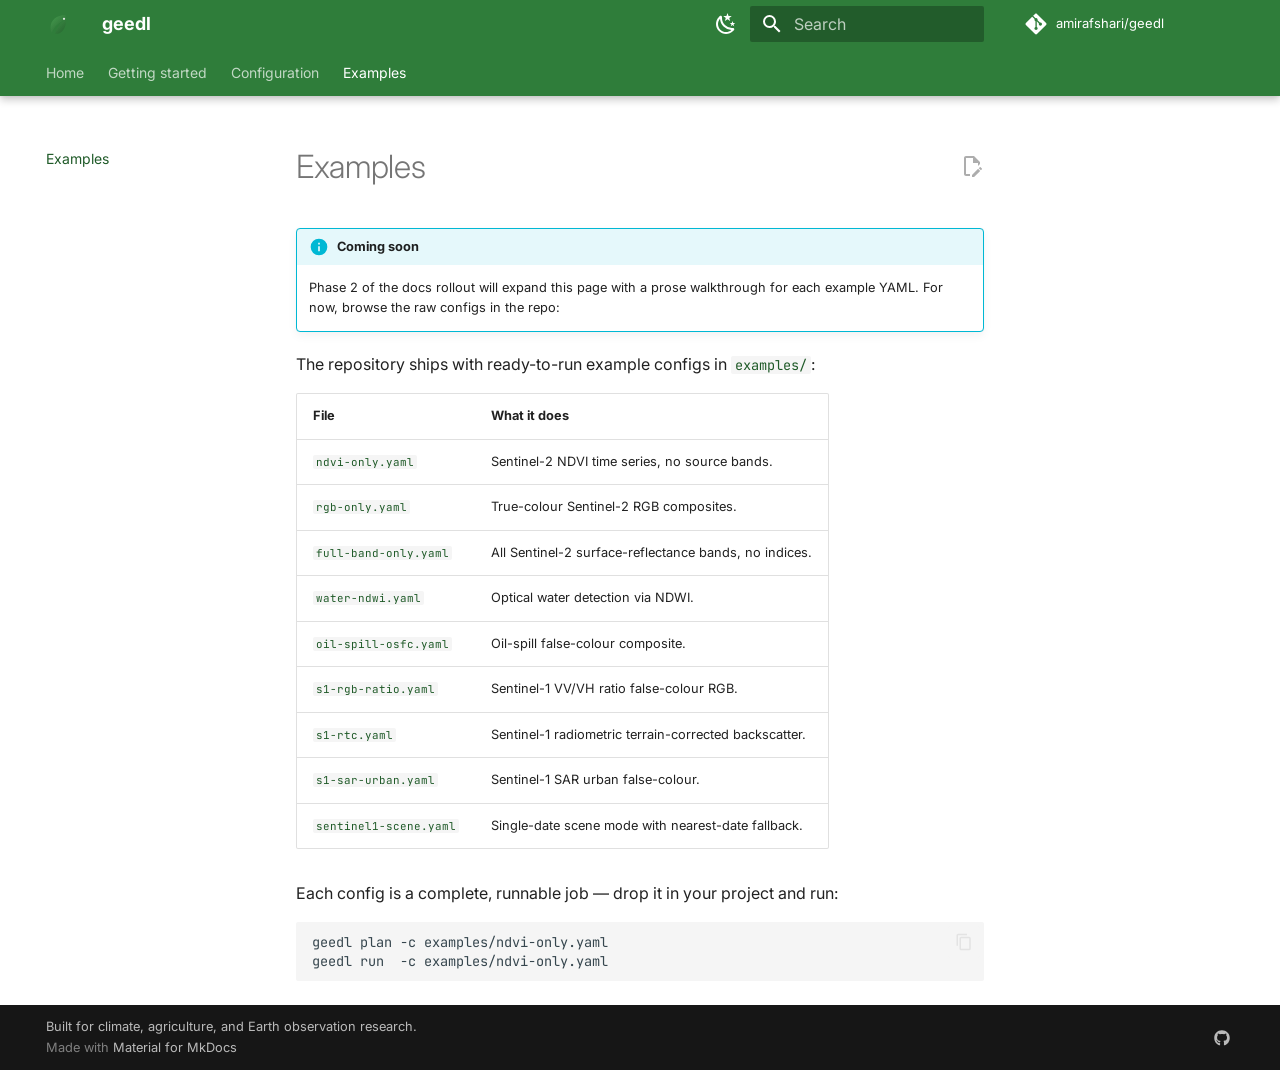
<file: examples/index.html>
<!doctype html>
<html lang="en" class="no-js">
  <head>
    
      <meta charset="utf-8">
      <meta name="viewport" content="width=device-width,initial-scale=1">
      
        <meta name="description" content="Local-first, resumable, high-throughput downloader for Google Earth Engine">
      
      
        <meta name="author" content="geedl contributors">
      
      
        <link rel="canonical" href="https://amirafshari.github.io/geedl/examples/">
      
      
        <link rel="prev" href="../configuration/">
      
      
      
        
      
      
      <link rel="icon" href="../assets/favicon.svg">
      <meta name="generator" content="mkdocs-1.6.1, mkdocs-material-9.7.6">
    
    
      
        <title>Examples - geedl</title>
      
    
    
      <link rel="stylesheet" href="../assets/stylesheets/main.484c7ddc.min.css">
      
        
        <link rel="stylesheet" href="../assets/stylesheets/palette.ab4e12ef.min.css">
      
      


    
    
      
    
    
      
        
        
        <link rel="preconnect" href="https://fonts.gstatic.com" crossorigin>
        <link rel="stylesheet" href="https://fonts.googleapis.com/css?family=Inter:300,300i,400,400i,700,700i%7CJetBrains+Mono:400,400i,700,700i&display=fallback">
        <style>:root{--md-text-font:"Inter";--md-code-font:"JetBrains Mono"}</style>
      
    
    
      <link rel="stylesheet" href="../stylesheets/extra.css">
    
    <script>__md_scope=new URL("..",location),__md_hash=e=>[...e].reduce(((e,_)=>(e<<5)-e+_.charCodeAt(0)),0),__md_get=(e,_=localStorage,t=__md_scope)=>JSON.parse(_.getItem(t.pathname+"."+e)),__md_set=(e,_,t=localStorage,a=__md_scope)=>{try{t.setItem(a.pathname+"."+e,JSON.stringify(_))}catch(e){}}</script>
    
      

    
    
  </head>
  
  
    
    
      
    
    
    
    
    <body dir="ltr" data-md-color-scheme="default" data-md-color-primary="custom" data-md-color-accent="custom">
  
    
    <input class="md-toggle" data-md-toggle="drawer" type="checkbox" id="__drawer" autocomplete="off">
    <input class="md-toggle" data-md-toggle="search" type="checkbox" id="__search" autocomplete="off">
    <label class="md-overlay" for="__drawer"></label>
    <div data-md-component="skip">
      
        
        <a href="#examples" class="md-skip">
          Skip to content
        </a>
      
    </div>
    <div data-md-component="announce">
      
    </div>
    
    
      

  

<header class="md-header md-header--shadow md-header--lifted" data-md-component="header">
  <nav class="md-header__inner md-grid" aria-label="Header">
    <a href=".." title="geedl" class="md-header__button md-logo" aria-label="geedl" data-md-component="logo">
      
  <img src="../assets/logo.svg" alt="logo">

    </a>
    <label class="md-header__button md-icon" for="__drawer">
      
      <svg xmlns="http://www.w3.org/2000/svg" viewBox="0 0 24 24"><path d="M3 6h18v2H3zm0 5h18v2H3zm0 5h18v2H3z"/></svg>
    </label>
    <div class="md-header__title" data-md-component="header-title">
      <div class="md-header__ellipsis">
        <div class="md-header__topic">
          <span class="md-ellipsis">
            geedl
          </span>
        </div>
        <div class="md-header__topic" data-md-component="header-topic">
          <span class="md-ellipsis">
            
              Examples
            
          </span>
        </div>
      </div>
    </div>
    
      
        <form class="md-header__option" data-md-component="palette">
  
    
    
    
    <input class="md-option" data-md-color-media="(prefers-color-scheme: light)" data-md-color-scheme="default" data-md-color-primary="custom" data-md-color-accent="custom"  aria-label="Switch to dark mode"  type="radio" name="__palette" id="__palette_0">
    
      <label class="md-header__button md-icon" title="Switch to dark mode" for="__palette_1" hidden>
        <svg xmlns="http://www.w3.org/2000/svg" viewBox="0 0 24 24"><path d="m17.75 4.09-2.53 1.94.91 3.06-2.63-1.81-2.63 1.81.91-3.06-2.53-1.94L12.44 4l1.06-3 1.06 3zm3.5 6.91-1.64 1.25.59 1.98-1.7-1.17-1.7 1.17.59-1.98L15.75 11l2.06-.05L18.5 9l.69 1.95zm-2.28 4.95c.83-.08 1.72 1.1 1.19 1.85-.32.45-.66.87-1.08 1.27C15.17 23 8.84 23 4.94 19.07c-3.91-3.9-3.91-10.24 0-14.14.4-.4.82-.76 1.27-1.08.75-.53 1.93.36 1.85 1.19-.27 2.86.69 5.83 2.89 8.02a9.96 9.96 0 0 0 8.02 2.89m-1.64 2.02a12.08 12.08 0 0 1-7.8-3.47c-2.17-2.19-3.33-5-3.49-7.82-2.81 3.14-2.7 7.96.31 10.98 3.02 3.01 7.84 3.12 10.98.31"/></svg>
      </label>
    
  
    
    
    
    <input class="md-option" data-md-color-media="(prefers-color-scheme: dark)" data-md-color-scheme="slate" data-md-color-primary="custom" data-md-color-accent="custom"  aria-label="Switch to light mode"  type="radio" name="__palette" id="__palette_1">
    
      <label class="md-header__button md-icon" title="Switch to light mode" for="__palette_0" hidden>
        <svg xmlns="http://www.w3.org/2000/svg" viewBox="0 0 24 24"><path d="M12 7a5 5 0 0 1 5 5 5 5 0 0 1-5 5 5 5 0 0 1-5-5 5 5 0 0 1 5-5m0 2a3 3 0 0 0-3 3 3 3 0 0 0 3 3 3 3 0 0 0 3-3 3 3 0 0 0-3-3m0-7 2.39 3.42C13.65 5.15 12.84 5 12 5s-1.65.15-2.39.42zM3.34 7l4.16-.35A7.2 7.2 0 0 0 5.94 8.5c-.44.74-.69 1.5-.83 2.29zm.02 10 1.76-3.77a7.131 7.131 0 0 0 2.38 4.14zM20.65 7l-1.77 3.79a7.02 7.02 0 0 0-2.38-4.15zm-.01 10-4.14.36c.59-.51 1.12-1.14 1.54-1.86.42-.73.69-1.5.83-2.29zM12 22l-2.41-3.44c.74.27 1.55.44 2.41.44.82 0 1.63-.17 2.37-.44z"/></svg>
      </label>
    
  
</form>
      
    
    
      <script>var palette=__md_get("__palette");if(palette&&palette.color){if("(prefers-color-scheme)"===palette.color.media){var media=matchMedia("(prefers-color-scheme: light)"),input=document.querySelector(media.matches?"[data-md-color-media='(prefers-color-scheme: light)']":"[data-md-color-media='(prefers-color-scheme: dark)']");palette.color.media=input.getAttribute("data-md-color-media"),palette.color.scheme=input.getAttribute("data-md-color-scheme"),palette.color.primary=input.getAttribute("data-md-color-primary"),palette.color.accent=input.getAttribute("data-md-color-accent")}for(var[key,value]of Object.entries(palette.color))document.body.setAttribute("data-md-color-"+key,value)}</script>
    
    
    
      
      
        <label class="md-header__button md-icon" for="__search">
          
          <svg xmlns="http://www.w3.org/2000/svg" viewBox="0 0 24 24"><path d="M9.5 3A6.5 6.5 0 0 1 16 9.5c0 1.61-.59 3.09-1.56 4.23l.27.27h.79l5 5-1.5 1.5-5-5v-.79l-.27-.27A6.52 6.52 0 0 1 9.5 16 6.5 6.5 0 0 1 3 9.5 6.5 6.5 0 0 1 9.5 3m0 2C7 5 5 7 5 9.5S7 14 9.5 14 14 12 14 9.5 12 5 9.5 5"/></svg>
        </label>
        <div class="md-search" data-md-component="search" role="dialog">
  <label class="md-search__overlay" for="__search"></label>
  <div class="md-search__inner" role="search">
    <form class="md-search__form" name="search">
      <input type="text" class="md-search__input" name="query" aria-label="Search" placeholder="Search" autocapitalize="off" autocorrect="off" autocomplete="off" spellcheck="false" data-md-component="search-query" required>
      <label class="md-search__icon md-icon" for="__search">
        
        <svg xmlns="http://www.w3.org/2000/svg" viewBox="0 0 24 24"><path d="M9.5 3A6.5 6.5 0 0 1 16 9.5c0 1.61-.59 3.09-1.56 4.23l.27.27h.79l5 5-1.5 1.5-5-5v-.79l-.27-.27A6.52 6.52 0 0 1 9.5 16 6.5 6.5 0 0 1 3 9.5 6.5 6.5 0 0 1 9.5 3m0 2C7 5 5 7 5 9.5S7 14 9.5 14 14 12 14 9.5 12 5 9.5 5"/></svg>
        
        <svg xmlns="http://www.w3.org/2000/svg" viewBox="0 0 24 24"><path d="M20 11v2H8l5.5 5.5-1.42 1.42L4.16 12l7.92-7.92L13.5 5.5 8 11z"/></svg>
      </label>
      <nav class="md-search__options" aria-label="Search">
        
          <a href="javascript:void(0)" class="md-search__icon md-icon" title="Share" aria-label="Share" data-clipboard data-clipboard-text="" data-md-component="search-share" tabindex="-1">
            
            <svg xmlns="http://www.w3.org/2000/svg" viewBox="0 0 24 24"><path d="M18 16.08c-.76 0-1.44.3-1.96.77L8.91 12.7c.05-.23.09-.46.09-.7s-.04-.47-.09-.7l7.05-4.11c.54.5 1.25.81 2.04.81a3 3 0 0 0 3-3 3 3 0 0 0-3-3 3 3 0 0 0-3 3c0 .24.04.47.09.7L8.04 9.81C7.5 9.31 6.79 9 6 9a3 3 0 0 0-3 3 3 3 0 0 0 3 3c.79 0 1.5-.31 2.04-.81l7.12 4.15c-.05.21-.08.43-.08.66 0 1.61 1.31 2.91 2.92 2.91s2.92-1.3 2.92-2.91A2.92 2.92 0 0 0 18 16.08"/></svg>
          </a>
        
        <button type="reset" class="md-search__icon md-icon" title="Clear" aria-label="Clear" tabindex="-1">
          
          <svg xmlns="http://www.w3.org/2000/svg" viewBox="0 0 24 24"><path d="M19 6.41 17.59 5 12 10.59 6.41 5 5 6.41 10.59 12 5 17.59 6.41 19 12 13.41 17.59 19 19 17.59 13.41 12z"/></svg>
        </button>
      </nav>
      
        <div class="md-search__suggest" data-md-component="search-suggest"></div>
      
    </form>
    <div class="md-search__output">
      <div class="md-search__scrollwrap" tabindex="0" data-md-scrollfix>
        <div class="md-search-result" data-md-component="search-result">
          <div class="md-search-result__meta">
            Initializing search
          </div>
          <ol class="md-search-result__list" role="presentation"></ol>
        </div>
      </div>
    </div>
  </div>
</div>
      
    
    
      <div class="md-header__source">
        <a href="https://github.com/amirafshari/geedl" title="Go to repository" class="md-source" data-md-component="source">
  <div class="md-source__icon md-icon">
    
    <svg xmlns="http://www.w3.org/2000/svg" viewBox="0 0 448 512"><!--! Font Awesome Free 7.1.0 by @fontawesome - https://fontawesome.com License - https://fontawesome.com/license/free (Icons: CC BY 4.0, Fonts: SIL OFL 1.1, Code: MIT License) Copyright 2025 Fonticons, Inc.--><path d="M439.6 236.1 244 40.5c-5.4-5.5-12.8-8.5-20.4-8.5s-15 3-20.4 8.4L162.5 81l51.5 51.5c27.1-9.1 52.7 16.8 43.4 43.7l49.7 49.7c34.2-11.8 61.2 31 35.5 56.7-26.5 26.5-70.2-2.9-56-37.3L240.3 199v121.9c25.3 12.5 22.3 41.8 9.1 55-6.4 6.4-15.2 10.1-24.3 10.1s-17.8-3.6-24.3-10.1c-17.6-17.6-11.1-46.9 11.2-56v-123c-20.8-8.5-24.6-30.7-18.6-45L142.6 101 8.5 235.1C3 240.6 0 247.9 0 255.5s3 15 8.5 20.4l195.6 195.7c5.4 5.4 12.7 8.4 20.4 8.4s15-3 20.4-8.4l194.7-194.7c5.4-5.4 8.4-12.8 8.4-20.4s-3-15-8.4-20.4"/></svg>
  </div>
  <div class="md-source__repository">
    amirafshari/geedl
  </div>
</a>
      </div>
    
  </nav>
  
    
      
<nav class="md-tabs" aria-label="Tabs" data-md-component="tabs">
  <div class="md-grid">
    <ul class="md-tabs__list">
      
        
  
  
  
  
    <li class="md-tabs__item">
      <a href=".." class="md-tabs__link">
        
  
  
    
  
  Home

      </a>
    </li>
  

      
        
  
  
  
  
    <li class="md-tabs__item">
      <a href="../getting-started/" class="md-tabs__link">
        
  
  
    
  
  Getting started

      </a>
    </li>
  

      
        
  
  
  
  
    <li class="md-tabs__item">
      <a href="../configuration/" class="md-tabs__link">
        
  
  
    
  
  Configuration

      </a>
    </li>
  

      
        
  
  
  
    
  
  
    <li class="md-tabs__item md-tabs__item--active">
      <a href="./" class="md-tabs__link">
        
  
  
    
  
  Examples

      </a>
    </li>
  

      
    </ul>
  </div>
</nav>
    
  
</header>
    
    <div class="md-container" data-md-component="container">
      
      
        
      
      <main class="md-main" data-md-component="main">
        <div class="md-main__inner md-grid">
          
            
              
              <div class="md-sidebar md-sidebar--primary" data-md-component="sidebar" data-md-type="navigation" >
                <div class="md-sidebar__scrollwrap">
                  <div class="md-sidebar__inner">
                    


  


<nav class="md-nav md-nav--primary md-nav--lifted" aria-label="Navigation" data-md-level="0">
  <label class="md-nav__title" for="__drawer">
    <a href=".." title="geedl" class="md-nav__button md-logo" aria-label="geedl" data-md-component="logo">
      
  <img src="../assets/logo.svg" alt="logo">

    </a>
    geedl
  </label>
  
    <div class="md-nav__source">
      <a href="https://github.com/amirafshari/geedl" title="Go to repository" class="md-source" data-md-component="source">
  <div class="md-source__icon md-icon">
    
    <svg xmlns="http://www.w3.org/2000/svg" viewBox="0 0 448 512"><!--! Font Awesome Free 7.1.0 by @fontawesome - https://fontawesome.com License - https://fontawesome.com/license/free (Icons: CC BY 4.0, Fonts: SIL OFL 1.1, Code: MIT License) Copyright 2025 Fonticons, Inc.--><path d="M439.6 236.1 244 40.5c-5.4-5.5-12.8-8.5-20.4-8.5s-15 3-20.4 8.4L162.5 81l51.5 51.5c27.1-9.1 52.7 16.8 43.4 43.7l49.7 49.7c34.2-11.8 61.2 31 35.5 56.7-26.5 26.5-70.2-2.9-56-37.3L240.3 199v121.9c25.3 12.5 22.3 41.8 9.1 55-6.4 6.4-15.2 10.1-24.3 10.1s-17.8-3.6-24.3-10.1c-17.6-17.6-11.1-46.9 11.2-56v-123c-20.8-8.5-24.6-30.7-18.6-45L142.6 101 8.5 235.1C3 240.6 0 247.9 0 255.5s3 15 8.5 20.4l195.6 195.7c5.4 5.4 12.7 8.4 20.4 8.4s15-3 20.4-8.4l194.7-194.7c5.4-5.4 8.4-12.8 8.4-20.4s-3-15-8.4-20.4"/></svg>
  </div>
  <div class="md-source__repository">
    amirafshari/geedl
  </div>
</a>
    </div>
  
  <ul class="md-nav__list" data-md-scrollfix>
    
      
      
  
  
  
  
    <li class="md-nav__item">
      <a href=".." class="md-nav__link">
        
  
  
  <span class="md-ellipsis">
    
  
    Home
  

    
  </span>
  
  

      </a>
    </li>
  

    
      
      
  
  
  
  
    <li class="md-nav__item">
      <a href="../getting-started/" class="md-nav__link">
        
  
  
  <span class="md-ellipsis">
    
  
    Getting started
  

    
  </span>
  
  

      </a>
    </li>
  

    
      
      
  
  
  
  
    <li class="md-nav__item">
      <a href="../configuration/" class="md-nav__link">
        
  
  
  <span class="md-ellipsis">
    
  
    Configuration
  

    
  </span>
  
  

      </a>
    </li>
  

    
      
      
  
  
    
  
  
  
    <li class="md-nav__item md-nav__item--active">
      
      <input class="md-nav__toggle md-toggle" type="checkbox" id="__toc">
      
      
        
      
      
      <a href="./" class="md-nav__link md-nav__link--active">
        
  
  
  <span class="md-ellipsis">
    
  
    Examples
  

    
  </span>
  
  

      </a>
      
    </li>
  

    
  </ul>
</nav>
                  </div>
                </div>
              </div>
            
            
              
              <div class="md-sidebar md-sidebar--secondary" data-md-component="sidebar" data-md-type="toc" >
                <div class="md-sidebar__scrollwrap">
                  <div class="md-sidebar__inner">
                    

<nav class="md-nav md-nav--secondary" aria-label="Table of contents">
  
  
  
    
  
  
</nav>
                  </div>
                </div>
              </div>
            
          
          
            <div class="md-content" data-md-component="content">
              
              <article class="md-content__inner md-typeset">
                
                  


  
    <a href="https://github.com/amirafshari/geedl/edit/master/docs/examples.md" title="Edit this page" class="md-content__button md-icon" rel="edit">
      
      <svg xmlns="http://www.w3.org/2000/svg" viewBox="0 0 24 24"><path d="M10 20H6V4h7v5h5v3.1l2-2V8l-6-6H6c-1.1 0-2 .9-2 2v16c0 1.1.9 2 2 2h4zm10.2-7c.1 0 .3.1.4.2l1.3 1.3c.2.2.2.6 0 .8l-1 1-2.1-2.1 1-1c.1-.1.2-.2.4-.2m0 3.9L14.1 23H12v-2.1l6.1-6.1z"/></svg>
    </a>
  
  


<h1 id="examples">Examples<a class="headerlink" href="#examples" title="Permanent link">&para;</a></h1>
<div class="admonition info">
<p class="admonition-title">Coming soon</p>
<p>Phase 2 of the docs rollout will expand this page with a prose walkthrough
for each example YAML. For now, browse the raw configs in the repo:</p>
</div>
<p>The repository ships with ready-to-run example configs in <a href="https://github.com/amirafshari/geedl/tree/master/examples"><code>examples/</code></a>:</p>
<table>
<thead>
<tr>
<th>File</th>
<th>What it does</th>
</tr>
</thead>
<tbody>
<tr>
<td><a href="https://github.com/amirafshari/geedl/blob/master/examples/ndvi-only.yaml"><code>ndvi-only.yaml</code></a></td>
<td>Sentinel-2 NDVI time series, no source bands.</td>
</tr>
<tr>
<td><a href="https://github.com/amirafshari/geedl/blob/master/examples/rgb-only.yaml"><code>rgb-only.yaml</code></a></td>
<td>True-colour Sentinel-2 RGB composites.</td>
</tr>
<tr>
<td><a href="https://github.com/amirafshari/geedl/blob/master/examples/full-band-only.yaml"><code>full-band-only.yaml</code></a></td>
<td>All Sentinel-2 surface-reflectance bands, no indices.</td>
</tr>
<tr>
<td><a href="https://github.com/amirafshari/geedl/blob/master/examples/water-ndwi.yaml"><code>water-ndwi.yaml</code></a></td>
<td>Optical water detection via NDWI.</td>
</tr>
<tr>
<td><a href="https://github.com/amirafshari/geedl/blob/master/examples/oil-spill-osfc.yaml"><code>oil-spill-osfc.yaml</code></a></td>
<td>Oil-spill false-colour composite.</td>
</tr>
<tr>
<td><a href="https://github.com/amirafshari/geedl/blob/master/examples/s1-rgb-ratio.yaml"><code>s1-rgb-ratio.yaml</code></a></td>
<td>Sentinel-1 VV/VH ratio false-colour RGB.</td>
</tr>
<tr>
<td><a href="https://github.com/amirafshari/geedl/blob/master/examples/s1-rtc.yaml"><code>s1-rtc.yaml</code></a></td>
<td>Sentinel-1 radiometric terrain-corrected backscatter.</td>
</tr>
<tr>
<td><a href="https://github.com/amirafshari/geedl/blob/master/examples/s1-sar-urban.yaml"><code>s1-sar-urban.yaml</code></a></td>
<td>Sentinel-1 SAR urban false-colour.</td>
</tr>
<tr>
<td><a href="https://github.com/amirafshari/geedl/blob/master/examples/sentinel1-scene.yaml"><code>sentinel1-scene.yaml</code></a></td>
<td>Single-date scene mode with nearest-date fallback.</td>
</tr>
</tbody>
</table>
<p>Each config is a complete, runnable job — drop it in your project and run:</p>
<div class="language-bash highlight"><pre><span></span><code><span id="__span-0-1"><a id="__codelineno-0-1" name="__codelineno-0-1" href="#__codelineno-0-1"></a>geedl<span class="w"> </span>plan<span class="w"> </span>-c<span class="w"> </span>examples/ndvi-only.yaml
</span><span id="__span-0-2"><a id="__codelineno-0-2" name="__codelineno-0-2" href="#__codelineno-0-2"></a>geedl<span class="w"> </span>run<span class="w">  </span>-c<span class="w"> </span>examples/ndvi-only.yaml
</span></code></pre></div>












                
              </article>
            </div>
          
          
  <script>var tabs=__md_get("__tabs");if(Array.isArray(tabs))e:for(var set of document.querySelectorAll(".tabbed-set")){var labels=set.querySelector(".tabbed-labels");for(var tab of tabs)for(var label of labels.getElementsByTagName("label"))if(label.innerText.trim()===tab){var input=document.getElementById(label.htmlFor);input.checked=!0;continue e}}</script>

<script>var target=document.getElementById(location.hash.slice(1));target&&target.name&&(target.checked=target.name.startsWith("__tabbed_"))</script>
        </div>
        
          <button type="button" class="md-top md-icon" data-md-component="top" hidden>
  
  <svg xmlns="http://www.w3.org/2000/svg" viewBox="0 0 24 24"><path d="M13 20h-2V8l-5.5 5.5-1.42-1.42L12 4.16l7.92 7.92-1.42 1.42L13 8z"/></svg>
  Back to top
</button>
        
      </main>
      
        <footer class="md-footer">
  
  <div class="md-footer-meta md-typeset">
    <div class="md-footer-meta__inner md-grid">
      <div class="md-copyright">
  
    <div class="md-copyright__highlight">
      Built for climate, agriculture, and Earth observation research.
    </div>
  
  
    Made with
    <a href="https://squidfunk.github.io/mkdocs-material/" target="_blank" rel="noopener">
      Material for MkDocs
    </a>
  
</div>
      
        
<div class="md-social">
  
    
    
    
    
      
      
    
    <a href="https://github.com/amirafshari/geedl" target="_blank" rel="noopener" title="github.com" class="md-social__link">
      <svg xmlns="http://www.w3.org/2000/svg" viewBox="0 0 512 512"><!--! Font Awesome Free 7.1.0 by @fontawesome - https://fontawesome.com License - https://fontawesome.com/license/free (Icons: CC BY 4.0, Fonts: SIL OFL 1.1, Code: MIT License) Copyright 2025 Fonticons, Inc.--><path d="M173.9 397.4c0 2-2.3 3.6-5.2 3.6-3.3.3-5.6-1.3-5.6-3.6 0-2 2.3-3.6 5.2-3.6 3-.3 5.6 1.3 5.6 3.6m-31.1-4.5c-.7 2 1.3 4.3 4.3 4.9 2.6 1 5.6 0 6.2-2s-1.3-4.3-4.3-5.2c-2.6-.7-5.5.3-6.2 2.3m44.2-1.7c-2.9.7-4.9 2.6-4.6 4.9.3 2 2.9 3.3 5.9 2.6 2.9-.7 4.9-2.6 4.6-4.6-.3-1.9-3-3.2-5.9-2.9M252.8 8C114.1 8 8 113.3 8 252c0 110.9 69.8 205.8 169.5 239.2 12.8 2.3 17.3-5.6 17.3-12.1 0-6.2-.3-40.4-.3-61.4 0 0-70 15-84.7-29.8 0 0-11.4-29.1-27.8-36.6 0 0-22.9-15.7 1.6-15.4 0 0 24.9 2 38.6 25.8 21.9 38.6 58.6 27.5 72.9 20.9 2.3-16 8.8-27.1 16-33.7-55.9-6.2-112.3-14.3-112.3-110.5 0-27.5 7.6-41.3 23.6-58.9-2.6-6.5-11.1-33.3 2.6-67.9 20.9-6.5 69 27 69 27 20-5.6 41.5-8.5 62.8-8.5s42.8 2.9 62.8 8.5c0 0 48.1-33.6 69-27 13.7 34.7 5.2 61.4 2.6 67.9 16 17.7 25.8 31.5 25.8 58.9 0 96.5-58.9 104.2-114.8 110.5 9.2 7.9 17 22.9 17 46.4 0 33.7-.3 75.4-.3 83.6 0 6.5 4.6 14.4 17.3 12.1C436.2 457.8 504 362.9 504 252 504 113.3 391.5 8 252.8 8M105.2 352.9c-1.3 1-1 3.3.7 5.2 1.6 1.6 3.9 2.3 5.2 1 1.3-1 1-3.3-.7-5.2-1.6-1.6-3.9-2.3-5.2-1m-10.8-8.1c-.7 1.3.3 2.9 2.3 3.9 1.6 1 3.6.7 4.3-.7.7-1.3-.3-2.9-2.3-3.9-2-.6-3.6-.3-4.3.7m32.4 35.6c-1.6 1.3-1 4.3 1.3 6.2 2.3 2.3 5.2 2.6 6.5 1 1.3-1.3.7-4.3-1.3-6.2-2.2-2.3-5.2-2.6-6.5-1m-11.4-14.7c-1.6 1-1.6 3.6 0 5.9s4.3 3.3 5.6 2.3c1.6-1.3 1.6-3.9 0-6.2-1.4-2.3-4-3.3-5.6-2"/></svg>
    </a>
  
</div>
      
    </div>
  </div>
</footer>
      
    </div>
    <div class="md-dialog" data-md-component="dialog">
      <div class="md-dialog__inner md-typeset"></div>
    </div>
    
      <div class="md-progress" data-md-component="progress" role="progressbar"></div>
    
    
    
      
      
      <script id="__config" type="application/json">{"annotate": null, "base": "..", "features": ["navigation.instant", "navigation.instant.progress", "navigation.tabs", "navigation.tabs.sticky", "navigation.sections", "navigation.top", "navigation.tracking", "toc.follow", "search.suggest", "search.highlight", "search.share", "content.code.copy", "content.code.annotate", "content.tabs.link", "content.action.edit"], "search": "../assets/javascripts/workers/search.2c215733.min.js", "tags": null, "translations": {"clipboard.copied": "Copied to clipboard", "clipboard.copy": "Copy to clipboard", "search.result.more.one": "1 more on this page", "search.result.more.other": "# more on this page", "search.result.none": "No matching documents", "search.result.one": "1 matching document", "search.result.other": "# matching documents", "search.result.placeholder": "Type to start searching", "search.result.term.missing": "Missing", "select.version": "Select version"}, "version": null}</script>
    
    
      <script src="../assets/javascripts/bundle.79ae519e.min.js"></script>
      
    
  </body>
</html>
</file>
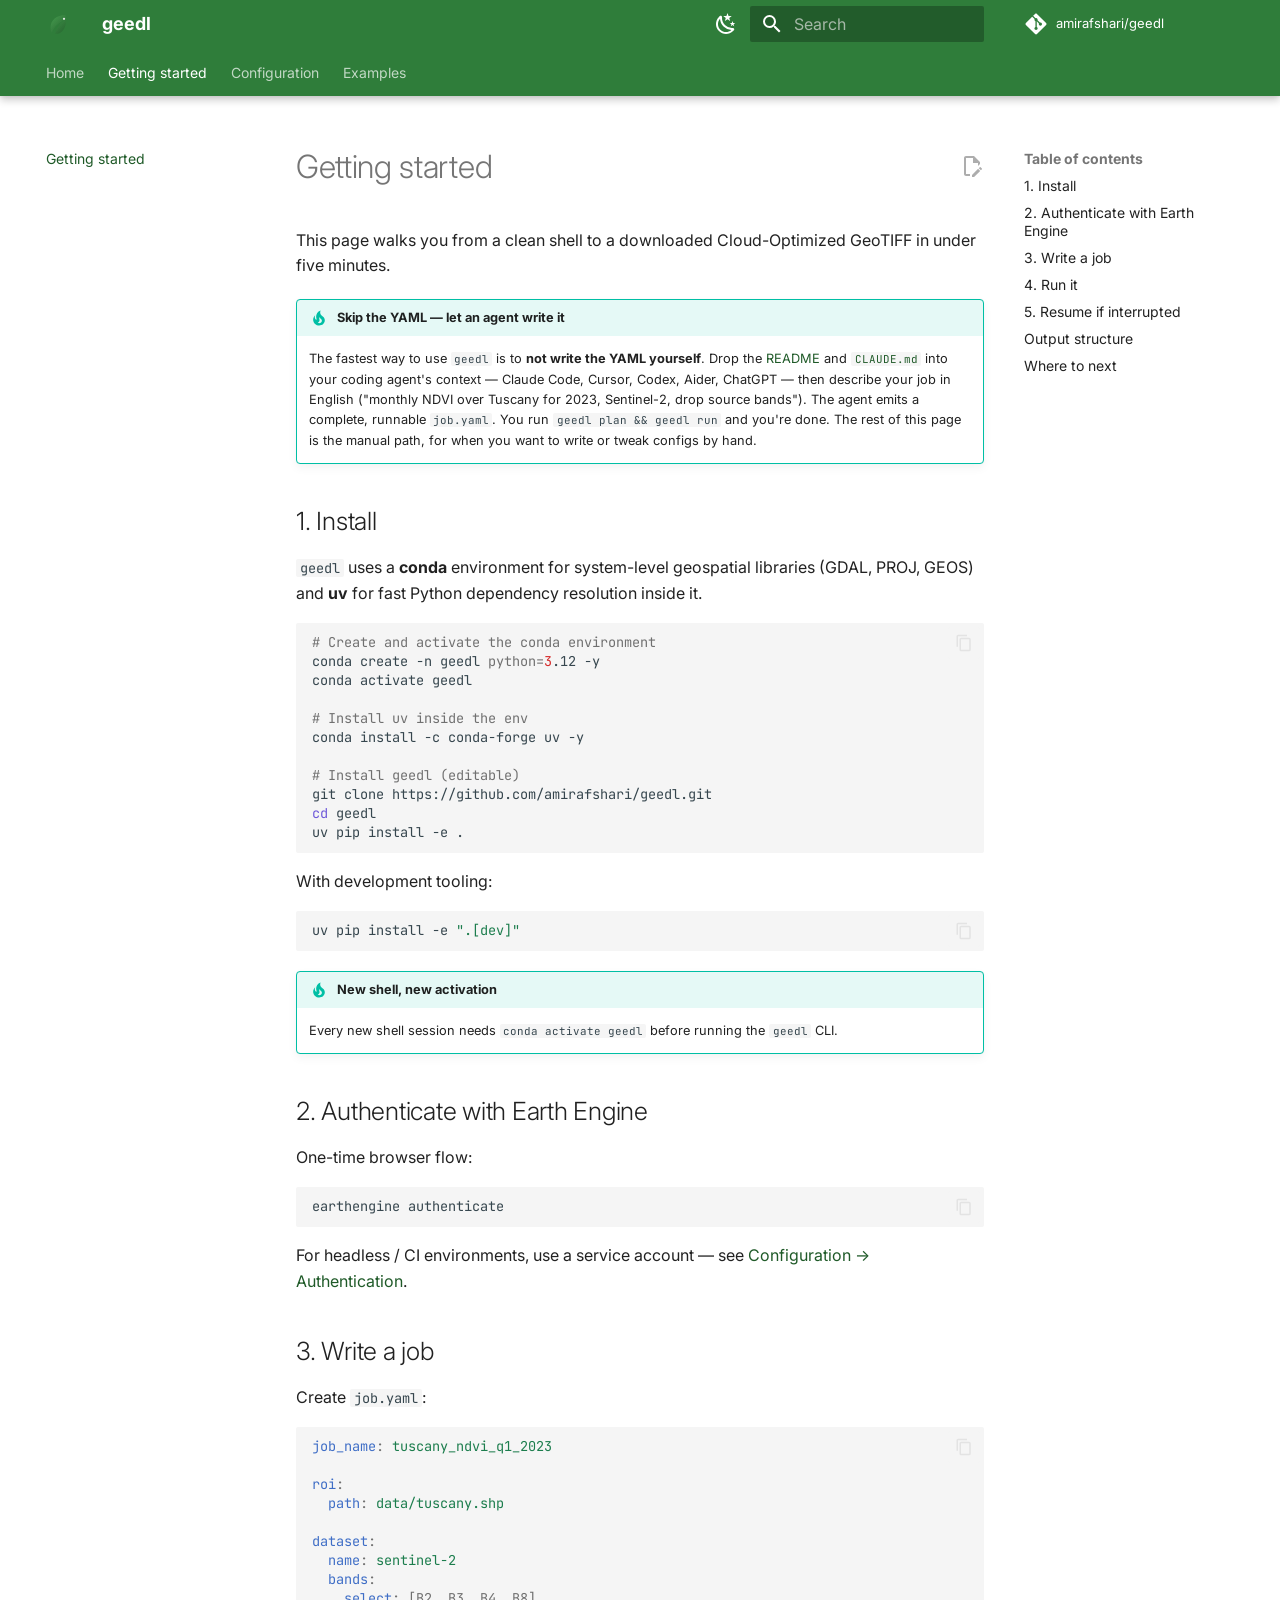
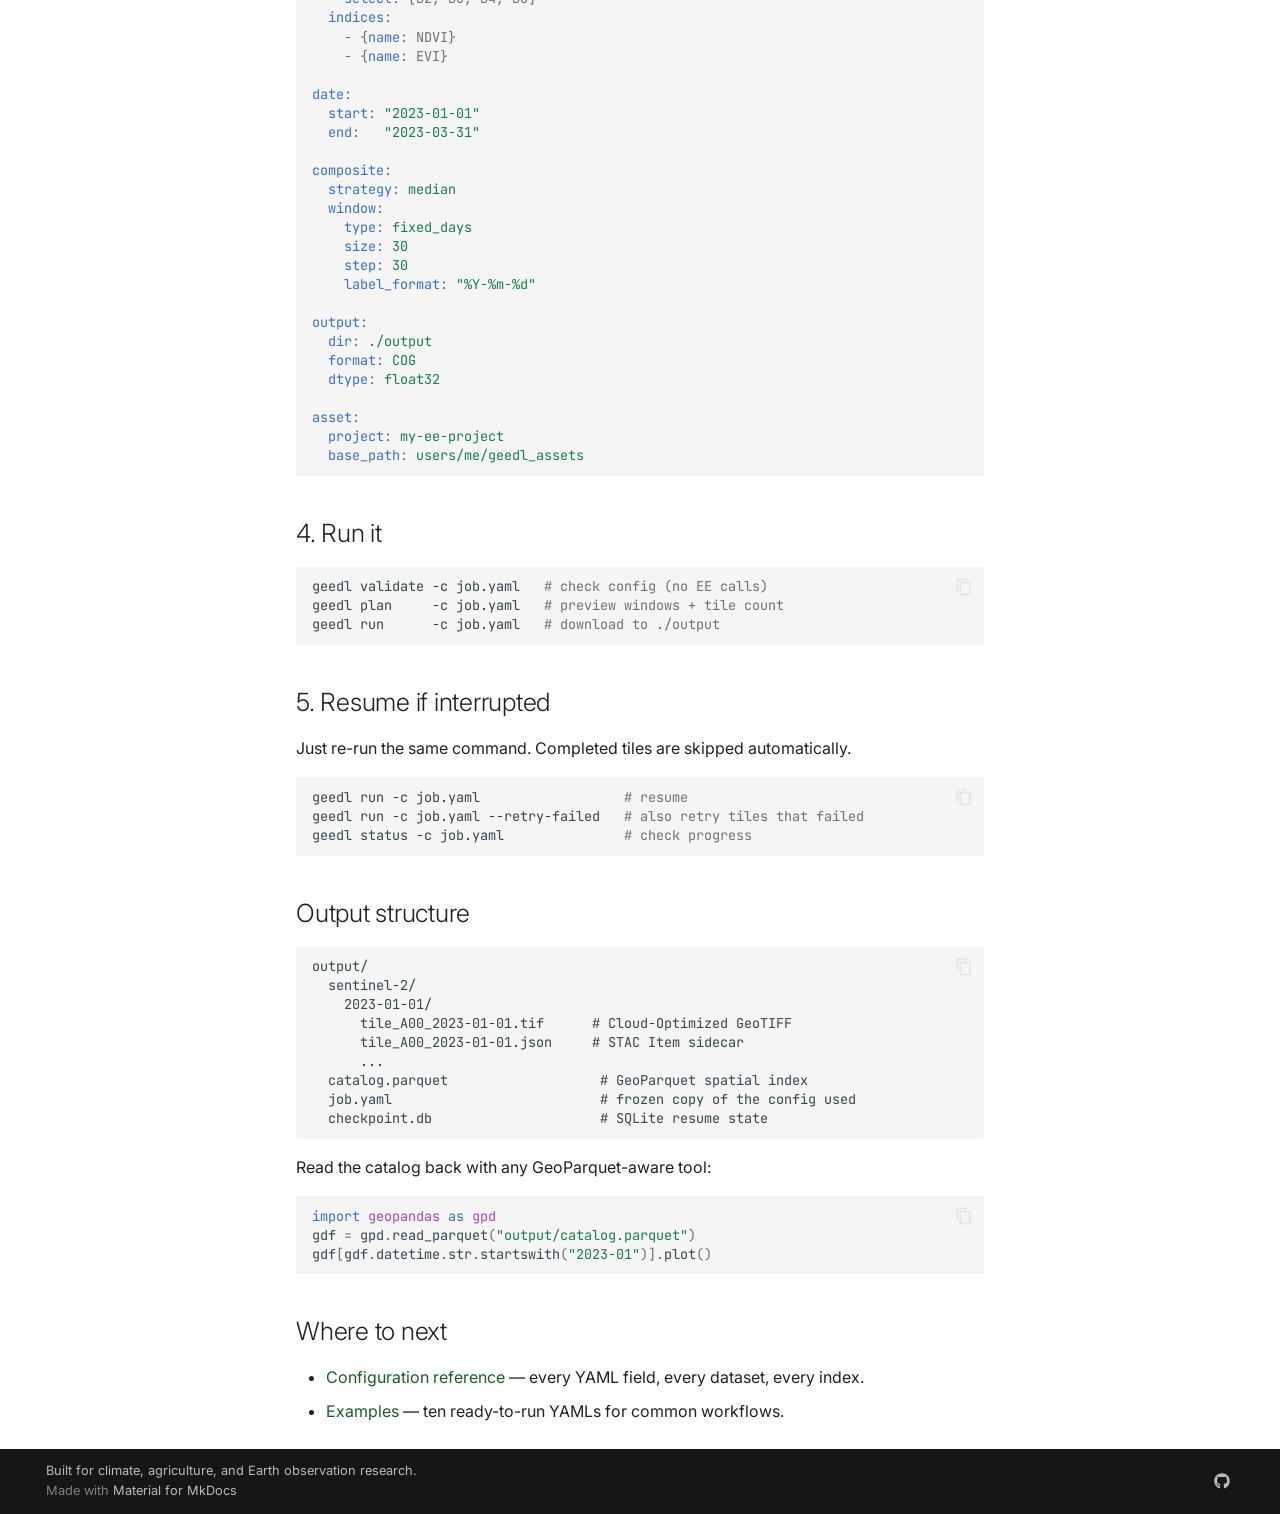
<file: getting-started/index.html>
<!doctype html>
<html lang="en" class="no-js">
  <head>
    
      <meta charset="utf-8">
      <meta name="viewport" content="width=device-width,initial-scale=1">
      
        <meta name="description" content="Local-first, resumable, high-throughput downloader for Google Earth Engine">
      
      
        <meta name="author" content="geedl contributors">
      
      
        <link rel="canonical" href="https://amirafshari.github.io/geedl/getting-started/">
      
      
        <link rel="prev" href="..">
      
      
        <link rel="next" href="../configuration/">
      
      
        
      
      
      <link rel="icon" href="../assets/favicon.svg">
      <meta name="generator" content="mkdocs-1.6.1, mkdocs-material-9.7.6">
    
    
      
        <title>Getting started - geedl</title>
      
    
    
      <link rel="stylesheet" href="../assets/stylesheets/main.484c7ddc.min.css">
      
        
        <link rel="stylesheet" href="../assets/stylesheets/palette.ab4e12ef.min.css">
      
      


    
    
      
    
    
      
        
        
        <link rel="preconnect" href="https://fonts.gstatic.com" crossorigin>
        <link rel="stylesheet" href="https://fonts.googleapis.com/css?family=Inter:300,300i,400,400i,700,700i%7CJetBrains+Mono:400,400i,700,700i&display=fallback">
        <style>:root{--md-text-font:"Inter";--md-code-font:"JetBrains Mono"}</style>
      
    
    
      <link rel="stylesheet" href="../stylesheets/extra.css">
    
    <script>__md_scope=new URL("..",location),__md_hash=e=>[...e].reduce(((e,_)=>(e<<5)-e+_.charCodeAt(0)),0),__md_get=(e,_=localStorage,t=__md_scope)=>JSON.parse(_.getItem(t.pathname+"."+e)),__md_set=(e,_,t=localStorage,a=__md_scope)=>{try{t.setItem(a.pathname+"."+e,JSON.stringify(_))}catch(e){}}</script>
    
      

    
    
  </head>
  
  
    
    
      
    
    
    
    
    <body dir="ltr" data-md-color-scheme="default" data-md-color-primary="custom" data-md-color-accent="custom">
  
    
    <input class="md-toggle" data-md-toggle="drawer" type="checkbox" id="__drawer" autocomplete="off">
    <input class="md-toggle" data-md-toggle="search" type="checkbox" id="__search" autocomplete="off">
    <label class="md-overlay" for="__drawer"></label>
    <div data-md-component="skip">
      
        
        <a href="#getting-started" class="md-skip">
          Skip to content
        </a>
      
    </div>
    <div data-md-component="announce">
      
    </div>
    
    
      

  

<header class="md-header md-header--shadow md-header--lifted" data-md-component="header">
  <nav class="md-header__inner md-grid" aria-label="Header">
    <a href=".." title="geedl" class="md-header__button md-logo" aria-label="geedl" data-md-component="logo">
      
  <img src="../assets/logo.svg" alt="logo">

    </a>
    <label class="md-header__button md-icon" for="__drawer">
      
      <svg xmlns="http://www.w3.org/2000/svg" viewBox="0 0 24 24"><path d="M3 6h18v2H3zm0 5h18v2H3zm0 5h18v2H3z"/></svg>
    </label>
    <div class="md-header__title" data-md-component="header-title">
      <div class="md-header__ellipsis">
        <div class="md-header__topic">
          <span class="md-ellipsis">
            geedl
          </span>
        </div>
        <div class="md-header__topic" data-md-component="header-topic">
          <span class="md-ellipsis">
            
              Getting started
            
          </span>
        </div>
      </div>
    </div>
    
      
        <form class="md-header__option" data-md-component="palette">
  
    
    
    
    <input class="md-option" data-md-color-media="(prefers-color-scheme: light)" data-md-color-scheme="default" data-md-color-primary="custom" data-md-color-accent="custom"  aria-label="Switch to dark mode"  type="radio" name="__palette" id="__palette_0">
    
      <label class="md-header__button md-icon" title="Switch to dark mode" for="__palette_1" hidden>
        <svg xmlns="http://www.w3.org/2000/svg" viewBox="0 0 24 24"><path d="m17.75 4.09-2.53 1.94.91 3.06-2.63-1.81-2.63 1.81.91-3.06-2.53-1.94L12.44 4l1.06-3 1.06 3zm3.5 6.91-1.64 1.25.59 1.98-1.7-1.17-1.7 1.17.59-1.98L15.75 11l2.06-.05L18.5 9l.69 1.95zm-2.28 4.95c.83-.08 1.72 1.1 1.19 1.85-.32.45-.66.87-1.08 1.27C15.17 23 8.84 23 4.94 19.07c-3.91-3.9-3.91-10.24 0-14.14.4-.4.82-.76 1.27-1.08.75-.53 1.93.36 1.85 1.19-.27 2.86.69 5.83 2.89 8.02a9.96 9.96 0 0 0 8.02 2.89m-1.64 2.02a12.08 12.08 0 0 1-7.8-3.47c-2.17-2.19-3.33-5-3.49-7.82-2.81 3.14-2.7 7.96.31 10.98 3.02 3.01 7.84 3.12 10.98.31"/></svg>
      </label>
    
  
    
    
    
    <input class="md-option" data-md-color-media="(prefers-color-scheme: dark)" data-md-color-scheme="slate" data-md-color-primary="custom" data-md-color-accent="custom"  aria-label="Switch to light mode"  type="radio" name="__palette" id="__palette_1">
    
      <label class="md-header__button md-icon" title="Switch to light mode" for="__palette_0" hidden>
        <svg xmlns="http://www.w3.org/2000/svg" viewBox="0 0 24 24"><path d="M12 7a5 5 0 0 1 5 5 5 5 0 0 1-5 5 5 5 0 0 1-5-5 5 5 0 0 1 5-5m0 2a3 3 0 0 0-3 3 3 3 0 0 0 3 3 3 3 0 0 0 3-3 3 3 0 0 0-3-3m0-7 2.39 3.42C13.65 5.15 12.84 5 12 5s-1.65.15-2.39.42zM3.34 7l4.16-.35A7.2 7.2 0 0 0 5.94 8.5c-.44.74-.69 1.5-.83 2.29zm.02 10 1.76-3.77a7.131 7.131 0 0 0 2.38 4.14zM20.65 7l-1.77 3.79a7.02 7.02 0 0 0-2.38-4.15zm-.01 10-4.14.36c.59-.51 1.12-1.14 1.54-1.86.42-.73.69-1.5.83-2.29zM12 22l-2.41-3.44c.74.27 1.55.44 2.41.44.82 0 1.63-.17 2.37-.44z"/></svg>
      </label>
    
  
</form>
      
    
    
      <script>var palette=__md_get("__palette");if(palette&&palette.color){if("(prefers-color-scheme)"===palette.color.media){var media=matchMedia("(prefers-color-scheme: light)"),input=document.querySelector(media.matches?"[data-md-color-media='(prefers-color-scheme: light)']":"[data-md-color-media='(prefers-color-scheme: dark)']");palette.color.media=input.getAttribute("data-md-color-media"),palette.color.scheme=input.getAttribute("data-md-color-scheme"),palette.color.primary=input.getAttribute("data-md-color-primary"),palette.color.accent=input.getAttribute("data-md-color-accent")}for(var[key,value]of Object.entries(palette.color))document.body.setAttribute("data-md-color-"+key,value)}</script>
    
    
    
      
      
        <label class="md-header__button md-icon" for="__search">
          
          <svg xmlns="http://www.w3.org/2000/svg" viewBox="0 0 24 24"><path d="M9.5 3A6.5 6.5 0 0 1 16 9.5c0 1.61-.59 3.09-1.56 4.23l.27.27h.79l5 5-1.5 1.5-5-5v-.79l-.27-.27A6.52 6.52 0 0 1 9.5 16 6.5 6.5 0 0 1 3 9.5 6.5 6.5 0 0 1 9.5 3m0 2C7 5 5 7 5 9.5S7 14 9.5 14 14 12 14 9.5 12 5 9.5 5"/></svg>
        </label>
        <div class="md-search" data-md-component="search" role="dialog">
  <label class="md-search__overlay" for="__search"></label>
  <div class="md-search__inner" role="search">
    <form class="md-search__form" name="search">
      <input type="text" class="md-search__input" name="query" aria-label="Search" placeholder="Search" autocapitalize="off" autocorrect="off" autocomplete="off" spellcheck="false" data-md-component="search-query" required>
      <label class="md-search__icon md-icon" for="__search">
        
        <svg xmlns="http://www.w3.org/2000/svg" viewBox="0 0 24 24"><path d="M9.5 3A6.5 6.5 0 0 1 16 9.5c0 1.61-.59 3.09-1.56 4.23l.27.27h.79l5 5-1.5 1.5-5-5v-.79l-.27-.27A6.52 6.52 0 0 1 9.5 16 6.5 6.5 0 0 1 3 9.5 6.5 6.5 0 0 1 9.5 3m0 2C7 5 5 7 5 9.5S7 14 9.5 14 14 12 14 9.5 12 5 9.5 5"/></svg>
        
        <svg xmlns="http://www.w3.org/2000/svg" viewBox="0 0 24 24"><path d="M20 11v2H8l5.5 5.5-1.42 1.42L4.16 12l7.92-7.92L13.5 5.5 8 11z"/></svg>
      </label>
      <nav class="md-search__options" aria-label="Search">
        
          <a href="javascript:void(0)" class="md-search__icon md-icon" title="Share" aria-label="Share" data-clipboard data-clipboard-text="" data-md-component="search-share" tabindex="-1">
            
            <svg xmlns="http://www.w3.org/2000/svg" viewBox="0 0 24 24"><path d="M18 16.08c-.76 0-1.44.3-1.96.77L8.91 12.7c.05-.23.09-.46.09-.7s-.04-.47-.09-.7l7.05-4.11c.54.5 1.25.81 2.04.81a3 3 0 0 0 3-3 3 3 0 0 0-3-3 3 3 0 0 0-3 3c0 .24.04.47.09.7L8.04 9.81C7.5 9.31 6.79 9 6 9a3 3 0 0 0-3 3 3 3 0 0 0 3 3c.79 0 1.5-.31 2.04-.81l7.12 4.15c-.05.21-.08.43-.08.66 0 1.61 1.31 2.91 2.92 2.91s2.92-1.3 2.92-2.91A2.92 2.92 0 0 0 18 16.08"/></svg>
          </a>
        
        <button type="reset" class="md-search__icon md-icon" title="Clear" aria-label="Clear" tabindex="-1">
          
          <svg xmlns="http://www.w3.org/2000/svg" viewBox="0 0 24 24"><path d="M19 6.41 17.59 5 12 10.59 6.41 5 5 6.41 10.59 12 5 17.59 6.41 19 12 13.41 17.59 19 19 17.59 13.41 12z"/></svg>
        </button>
      </nav>
      
        <div class="md-search__suggest" data-md-component="search-suggest"></div>
      
    </form>
    <div class="md-search__output">
      <div class="md-search__scrollwrap" tabindex="0" data-md-scrollfix>
        <div class="md-search-result" data-md-component="search-result">
          <div class="md-search-result__meta">
            Initializing search
          </div>
          <ol class="md-search-result__list" role="presentation"></ol>
        </div>
      </div>
    </div>
  </div>
</div>
      
    
    
      <div class="md-header__source">
        <a href="https://github.com/amirafshari/geedl" title="Go to repository" class="md-source" data-md-component="source">
  <div class="md-source__icon md-icon">
    
    <svg xmlns="http://www.w3.org/2000/svg" viewBox="0 0 448 512"><!--! Font Awesome Free 7.1.0 by @fontawesome - https://fontawesome.com License - https://fontawesome.com/license/free (Icons: CC BY 4.0, Fonts: SIL OFL 1.1, Code: MIT License) Copyright 2025 Fonticons, Inc.--><path d="M439.6 236.1 244 40.5c-5.4-5.5-12.8-8.5-20.4-8.5s-15 3-20.4 8.4L162.5 81l51.5 51.5c27.1-9.1 52.7 16.8 43.4 43.7l49.7 49.7c34.2-11.8 61.2 31 35.5 56.7-26.5 26.5-70.2-2.9-56-37.3L240.3 199v121.9c25.3 12.5 22.3 41.8 9.1 55-6.4 6.4-15.2 10.1-24.3 10.1s-17.8-3.6-24.3-10.1c-17.6-17.6-11.1-46.9 11.2-56v-123c-20.8-8.5-24.6-30.7-18.6-45L142.6 101 8.5 235.1C3 240.6 0 247.9 0 255.5s3 15 8.5 20.4l195.6 195.7c5.4 5.4 12.7 8.4 20.4 8.4s15-3 20.4-8.4l194.7-194.7c5.4-5.4 8.4-12.8 8.4-20.4s-3-15-8.4-20.4"/></svg>
  </div>
  <div class="md-source__repository">
    amirafshari/geedl
  </div>
</a>
      </div>
    
  </nav>
  
    
      
<nav class="md-tabs" aria-label="Tabs" data-md-component="tabs">
  <div class="md-grid">
    <ul class="md-tabs__list">
      
        
  
  
  
  
    <li class="md-tabs__item">
      <a href=".." class="md-tabs__link">
        
  
  
    
  
  Home

      </a>
    </li>
  

      
        
  
  
  
    
  
  
    <li class="md-tabs__item md-tabs__item--active">
      <a href="./" class="md-tabs__link">
        
  
  
    
  
  Getting started

      </a>
    </li>
  

      
        
  
  
  
  
    <li class="md-tabs__item">
      <a href="../configuration/" class="md-tabs__link">
        
  
  
    
  
  Configuration

      </a>
    </li>
  

      
        
  
  
  
  
    <li class="md-tabs__item">
      <a href="../examples/" class="md-tabs__link">
        
  
  
    
  
  Examples

      </a>
    </li>
  

      
    </ul>
  </div>
</nav>
    
  
</header>
    
    <div class="md-container" data-md-component="container">
      
      
        
      
      <main class="md-main" data-md-component="main">
        <div class="md-main__inner md-grid">
          
            
              
              <div class="md-sidebar md-sidebar--primary" data-md-component="sidebar" data-md-type="navigation" >
                <div class="md-sidebar__scrollwrap">
                  <div class="md-sidebar__inner">
                    


  


<nav class="md-nav md-nav--primary md-nav--lifted" aria-label="Navigation" data-md-level="0">
  <label class="md-nav__title" for="__drawer">
    <a href=".." title="geedl" class="md-nav__button md-logo" aria-label="geedl" data-md-component="logo">
      
  <img src="../assets/logo.svg" alt="logo">

    </a>
    geedl
  </label>
  
    <div class="md-nav__source">
      <a href="https://github.com/amirafshari/geedl" title="Go to repository" class="md-source" data-md-component="source">
  <div class="md-source__icon md-icon">
    
    <svg xmlns="http://www.w3.org/2000/svg" viewBox="0 0 448 512"><!--! Font Awesome Free 7.1.0 by @fontawesome - https://fontawesome.com License - https://fontawesome.com/license/free (Icons: CC BY 4.0, Fonts: SIL OFL 1.1, Code: MIT License) Copyright 2025 Fonticons, Inc.--><path d="M439.6 236.1 244 40.5c-5.4-5.5-12.8-8.5-20.4-8.5s-15 3-20.4 8.4L162.5 81l51.5 51.5c27.1-9.1 52.7 16.8 43.4 43.7l49.7 49.7c34.2-11.8 61.2 31 35.5 56.7-26.5 26.5-70.2-2.9-56-37.3L240.3 199v121.9c25.3 12.5 22.3 41.8 9.1 55-6.4 6.4-15.2 10.1-24.3 10.1s-17.8-3.6-24.3-10.1c-17.6-17.6-11.1-46.9 11.2-56v-123c-20.8-8.5-24.6-30.7-18.6-45L142.6 101 8.5 235.1C3 240.6 0 247.9 0 255.5s3 15 8.5 20.4l195.6 195.7c5.4 5.4 12.7 8.4 20.4 8.4s15-3 20.4-8.4l194.7-194.7c5.4-5.4 8.4-12.8 8.4-20.4s-3-15-8.4-20.4"/></svg>
  </div>
  <div class="md-source__repository">
    amirafshari/geedl
  </div>
</a>
    </div>
  
  <ul class="md-nav__list" data-md-scrollfix>
    
      
      
  
  
  
  
    <li class="md-nav__item">
      <a href=".." class="md-nav__link">
        
  
  
  <span class="md-ellipsis">
    
  
    Home
  

    
  </span>
  
  

      </a>
    </li>
  

    
      
      
  
  
    
  
  
  
    <li class="md-nav__item md-nav__item--active">
      
      <input class="md-nav__toggle md-toggle" type="checkbox" id="__toc">
      
      
        
      
      
        <label class="md-nav__link md-nav__link--active" for="__toc">
          
  
  
  <span class="md-ellipsis">
    
  
    Getting started
  

    
  </span>
  
  

          <span class="md-nav__icon md-icon"></span>
        </label>
      
      <a href="./" class="md-nav__link md-nav__link--active">
        
  
  
  <span class="md-ellipsis">
    
  
    Getting started
  

    
  </span>
  
  

      </a>
      
        

<nav class="md-nav md-nav--secondary" aria-label="Table of contents">
  
  
  
    
  
  
    <label class="md-nav__title" for="__toc">
      <span class="md-nav__icon md-icon"></span>
      Table of contents
    </label>
    <ul class="md-nav__list" data-md-component="toc" data-md-scrollfix>
      
        <li class="md-nav__item">
  <a href="#1-install" class="md-nav__link">
    <span class="md-ellipsis">
      
        1. Install
      
    </span>
  </a>
  
</li>
      
        <li class="md-nav__item">
  <a href="#2-authenticate-with-earth-engine" class="md-nav__link">
    <span class="md-ellipsis">
      
        2. Authenticate with Earth Engine
      
    </span>
  </a>
  
</li>
      
        <li class="md-nav__item">
  <a href="#3-write-a-job" class="md-nav__link">
    <span class="md-ellipsis">
      
        3. Write a job
      
    </span>
  </a>
  
</li>
      
        <li class="md-nav__item">
  <a href="#4-run-it" class="md-nav__link">
    <span class="md-ellipsis">
      
        4. Run it
      
    </span>
  </a>
  
</li>
      
        <li class="md-nav__item">
  <a href="#5-resume-if-interrupted" class="md-nav__link">
    <span class="md-ellipsis">
      
        5. Resume if interrupted
      
    </span>
  </a>
  
</li>
      
        <li class="md-nav__item">
  <a href="#output-structure" class="md-nav__link">
    <span class="md-ellipsis">
      
        Output structure
      
    </span>
  </a>
  
</li>
      
        <li class="md-nav__item">
  <a href="#where-to-next" class="md-nav__link">
    <span class="md-ellipsis">
      
        Where to next
      
    </span>
  </a>
  
</li>
      
    </ul>
  
</nav>
      
    </li>
  

    
      
      
  
  
  
  
    <li class="md-nav__item">
      <a href="../configuration/" class="md-nav__link">
        
  
  
  <span class="md-ellipsis">
    
  
    Configuration
  

    
  </span>
  
  

      </a>
    </li>
  

    
      
      
  
  
  
  
    <li class="md-nav__item">
      <a href="../examples/" class="md-nav__link">
        
  
  
  <span class="md-ellipsis">
    
  
    Examples
  

    
  </span>
  
  

      </a>
    </li>
  

    
  </ul>
</nav>
                  </div>
                </div>
              </div>
            
            
              
              <div class="md-sidebar md-sidebar--secondary" data-md-component="sidebar" data-md-type="toc" >
                <div class="md-sidebar__scrollwrap">
                  <div class="md-sidebar__inner">
                    

<nav class="md-nav md-nav--secondary" aria-label="Table of contents">
  
  
  
    
  
  
    <label class="md-nav__title" for="__toc">
      <span class="md-nav__icon md-icon"></span>
      Table of contents
    </label>
    <ul class="md-nav__list" data-md-component="toc" data-md-scrollfix>
      
        <li class="md-nav__item">
  <a href="#1-install" class="md-nav__link">
    <span class="md-ellipsis">
      
        1. Install
      
    </span>
  </a>
  
</li>
      
        <li class="md-nav__item">
  <a href="#2-authenticate-with-earth-engine" class="md-nav__link">
    <span class="md-ellipsis">
      
        2. Authenticate with Earth Engine
      
    </span>
  </a>
  
</li>
      
        <li class="md-nav__item">
  <a href="#3-write-a-job" class="md-nav__link">
    <span class="md-ellipsis">
      
        3. Write a job
      
    </span>
  </a>
  
</li>
      
        <li class="md-nav__item">
  <a href="#4-run-it" class="md-nav__link">
    <span class="md-ellipsis">
      
        4. Run it
      
    </span>
  </a>
  
</li>
      
        <li class="md-nav__item">
  <a href="#5-resume-if-interrupted" class="md-nav__link">
    <span class="md-ellipsis">
      
        5. Resume if interrupted
      
    </span>
  </a>
  
</li>
      
        <li class="md-nav__item">
  <a href="#output-structure" class="md-nav__link">
    <span class="md-ellipsis">
      
        Output structure
      
    </span>
  </a>
  
</li>
      
        <li class="md-nav__item">
  <a href="#where-to-next" class="md-nav__link">
    <span class="md-ellipsis">
      
        Where to next
      
    </span>
  </a>
  
</li>
      
    </ul>
  
</nav>
                  </div>
                </div>
              </div>
            
          
          
            <div class="md-content" data-md-component="content">
              
              <article class="md-content__inner md-typeset">
                
                  


  
    <a href="https://github.com/amirafshari/geedl/edit/master/docs/getting-started.md" title="Edit this page" class="md-content__button md-icon" rel="edit">
      
      <svg xmlns="http://www.w3.org/2000/svg" viewBox="0 0 24 24"><path d="M10 20H6V4h7v5h5v3.1l2-2V8l-6-6H6c-1.1 0-2 .9-2 2v16c0 1.1.9 2 2 2h4zm10.2-7c.1 0 .3.1.4.2l1.3 1.3c.2.2.2.6 0 .8l-1 1-2.1-2.1 1-1c.1-.1.2-.2.4-.2m0 3.9L14.1 23H12v-2.1l6.1-6.1z"/></svg>
    </a>
  
  


<h1 id="getting-started">Getting started<a class="headerlink" href="#getting-started" title="Permanent link">&para;</a></h1>
<p>This page walks you from a clean shell to a downloaded Cloud-Optimized GeoTIFF
in under five minutes.</p>
<div class="admonition tip">
<p class="admonition-title">Skip the YAML — let an agent write it</p>
<p>The fastest way to use <code>geedl</code> is to <strong>not write the YAML yourself</strong>.
Drop the <a href="https://github.com/amirafshari/geedl#readme">README</a> and
<a href="https://github.com/amirafshari/geedl/blob/master/.claude/CLAUDE.md"><code>CLAUDE.md</code></a>
into your coding agent's context — Claude Code, Cursor, Codex, Aider, ChatGPT —
then describe your job in English ("monthly NDVI over Tuscany for 2023,
Sentinel-2, drop source bands"). The agent emits a complete, runnable
<code>job.yaml</code>. You run <code>geedl plan &amp;&amp; geedl run</code> and you're done. The rest of
this page is the manual path, for when you want to write or tweak configs
by hand.</p>
</div>
<h2 id="1-install">1. Install<a class="headerlink" href="#1-install" title="Permanent link">&para;</a></h2>
<p><code>geedl</code> uses a <strong>conda</strong> environment for system-level geospatial libraries
(GDAL, PROJ, GEOS) and <strong>uv</strong> for fast Python dependency resolution inside it.</p>
<div class="language-bash highlight"><pre><span></span><code><span id="__span-0-1"><a id="__codelineno-0-1" name="__codelineno-0-1" href="#__codelineno-0-1"></a><span class="c1"># Create and activate the conda environment</span>
</span><span id="__span-0-2"><a id="__codelineno-0-2" name="__codelineno-0-2" href="#__codelineno-0-2"></a>conda<span class="w"> </span>create<span class="w"> </span>-n<span class="w"> </span>geedl<span class="w"> </span><span class="nv">python</span><span class="o">=</span><span class="m">3</span>.12<span class="w"> </span>-y
</span><span id="__span-0-3"><a id="__codelineno-0-3" name="__codelineno-0-3" href="#__codelineno-0-3"></a>conda<span class="w"> </span>activate<span class="w"> </span>geedl
</span><span id="__span-0-4"><a id="__codelineno-0-4" name="__codelineno-0-4" href="#__codelineno-0-4"></a>
</span><span id="__span-0-5"><a id="__codelineno-0-5" name="__codelineno-0-5" href="#__codelineno-0-5"></a><span class="c1"># Install uv inside the env</span>
</span><span id="__span-0-6"><a id="__codelineno-0-6" name="__codelineno-0-6" href="#__codelineno-0-6"></a>conda<span class="w"> </span>install<span class="w"> </span>-c<span class="w"> </span>conda-forge<span class="w"> </span>uv<span class="w"> </span>-y
</span><span id="__span-0-7"><a id="__codelineno-0-7" name="__codelineno-0-7" href="#__codelineno-0-7"></a>
</span><span id="__span-0-8"><a id="__codelineno-0-8" name="__codelineno-0-8" href="#__codelineno-0-8"></a><span class="c1"># Install geedl (editable)</span>
</span><span id="__span-0-9"><a id="__codelineno-0-9" name="__codelineno-0-9" href="#__codelineno-0-9"></a>git<span class="w"> </span>clone<span class="w"> </span>https://github.com/amirafshari/geedl.git
</span><span id="__span-0-10"><a id="__codelineno-0-10" name="__codelineno-0-10" href="#__codelineno-0-10"></a><span class="nb">cd</span><span class="w"> </span>geedl
</span><span id="__span-0-11"><a id="__codelineno-0-11" name="__codelineno-0-11" href="#__codelineno-0-11"></a>uv<span class="w"> </span>pip<span class="w"> </span>install<span class="w"> </span>-e<span class="w"> </span>.
</span></code></pre></div>
<p>With development tooling:</p>
<div class="language-bash highlight"><pre><span></span><code><span id="__span-1-1"><a id="__codelineno-1-1" name="__codelineno-1-1" href="#__codelineno-1-1"></a>uv<span class="w"> </span>pip<span class="w"> </span>install<span class="w"> </span>-e<span class="w"> </span><span class="s2">&quot;.[dev]&quot;</span>
</span></code></pre></div>
<div class="admonition tip">
<p class="admonition-title">New shell, new activation</p>
<p>Every new shell session needs <code>conda activate geedl</code> before running the
<code>geedl</code> CLI.</p>
</div>
<h2 id="2-authenticate-with-earth-engine">2. Authenticate with Earth Engine<a class="headerlink" href="#2-authenticate-with-earth-engine" title="Permanent link">&para;</a></h2>
<p>One-time browser flow:</p>
<div class="language-bash highlight"><pre><span></span><code><span id="__span-2-1"><a id="__codelineno-2-1" name="__codelineno-2-1" href="#__codelineno-2-1"></a>earthengine<span class="w"> </span>authenticate
</span></code></pre></div>
<p>For headless / CI environments, use a service account — see
<a href="../configuration/#authentication">Configuration → Authentication</a>.</p>
<h2 id="3-write-a-job">3. Write a job<a class="headerlink" href="#3-write-a-job" title="Permanent link">&para;</a></h2>
<p>Create <code>job.yaml</code>:</p>
<div class="language-yaml highlight"><pre><span></span><code><span id="__span-3-1"><a id="__codelineno-3-1" name="__codelineno-3-1" href="#__codelineno-3-1"></a><span class="nt">job_name</span><span class="p">:</span><span class="w"> </span><span class="l l-Scalar l-Scalar-Plain">tuscany_ndvi_q1_2023</span>
</span><span id="__span-3-2"><a id="__codelineno-3-2" name="__codelineno-3-2" href="#__codelineno-3-2"></a>
</span><span id="__span-3-3"><a id="__codelineno-3-3" name="__codelineno-3-3" href="#__codelineno-3-3"></a><span class="nt">roi</span><span class="p">:</span>
</span><span id="__span-3-4"><a id="__codelineno-3-4" name="__codelineno-3-4" href="#__codelineno-3-4"></a><span class="w">  </span><span class="nt">path</span><span class="p">:</span><span class="w"> </span><span class="l l-Scalar l-Scalar-Plain">data/tuscany.shp</span>
</span><span id="__span-3-5"><a id="__codelineno-3-5" name="__codelineno-3-5" href="#__codelineno-3-5"></a>
</span><span id="__span-3-6"><a id="__codelineno-3-6" name="__codelineno-3-6" href="#__codelineno-3-6"></a><span class="nt">dataset</span><span class="p">:</span>
</span><span id="__span-3-7"><a id="__codelineno-3-7" name="__codelineno-3-7" href="#__codelineno-3-7"></a><span class="w">  </span><span class="nt">name</span><span class="p">:</span><span class="w"> </span><span class="l l-Scalar l-Scalar-Plain">sentinel-2</span>
</span><span id="__span-3-8"><a id="__codelineno-3-8" name="__codelineno-3-8" href="#__codelineno-3-8"></a><span class="w">  </span><span class="nt">bands</span><span class="p">:</span>
</span><span id="__span-3-9"><a id="__codelineno-3-9" name="__codelineno-3-9" href="#__codelineno-3-9"></a><span class="w">    </span><span class="nt">select</span><span class="p">:</span><span class="w"> </span><span class="p p-Indicator">[</span><span class="nv">B2</span><span class="p p-Indicator">,</span><span class="w"> </span><span class="nv">B3</span><span class="p p-Indicator">,</span><span class="w"> </span><span class="nv">B4</span><span class="p p-Indicator">,</span><span class="w"> </span><span class="nv">B8</span><span class="p p-Indicator">]</span>
</span><span id="__span-3-10"><a id="__codelineno-3-10" name="__codelineno-3-10" href="#__codelineno-3-10"></a><span class="w">  </span><span class="nt">indices</span><span class="p">:</span>
</span><span id="__span-3-11"><a id="__codelineno-3-11" name="__codelineno-3-11" href="#__codelineno-3-11"></a><span class="w">    </span><span class="p p-Indicator">-</span><span class="w"> </span><span class="p p-Indicator">{</span><span class="nt">name</span><span class="p">:</span><span class="w"> </span><span class="nv">NDVI</span><span class="p p-Indicator">}</span>
</span><span id="__span-3-12"><a id="__codelineno-3-12" name="__codelineno-3-12" href="#__codelineno-3-12"></a><span class="w">    </span><span class="p p-Indicator">-</span><span class="w"> </span><span class="p p-Indicator">{</span><span class="nt">name</span><span class="p">:</span><span class="w"> </span><span class="nv">EVI</span><span class="p p-Indicator">}</span>
</span><span id="__span-3-13"><a id="__codelineno-3-13" name="__codelineno-3-13" href="#__codelineno-3-13"></a>
</span><span id="__span-3-14"><a id="__codelineno-3-14" name="__codelineno-3-14" href="#__codelineno-3-14"></a><span class="nt">date</span><span class="p">:</span>
</span><span id="__span-3-15"><a id="__codelineno-3-15" name="__codelineno-3-15" href="#__codelineno-3-15"></a><span class="w">  </span><span class="nt">start</span><span class="p">:</span><span class="w"> </span><span class="s">&quot;2023-01-01&quot;</span>
</span><span id="__span-3-16"><a id="__codelineno-3-16" name="__codelineno-3-16" href="#__codelineno-3-16"></a><span class="w">  </span><span class="nt">end</span><span class="p">:</span><span class="w">   </span><span class="s">&quot;2023-03-31&quot;</span>
</span><span id="__span-3-17"><a id="__codelineno-3-17" name="__codelineno-3-17" href="#__codelineno-3-17"></a>
</span><span id="__span-3-18"><a id="__codelineno-3-18" name="__codelineno-3-18" href="#__codelineno-3-18"></a><span class="nt">composite</span><span class="p">:</span>
</span><span id="__span-3-19"><a id="__codelineno-3-19" name="__codelineno-3-19" href="#__codelineno-3-19"></a><span class="w">  </span><span class="nt">strategy</span><span class="p">:</span><span class="w"> </span><span class="l l-Scalar l-Scalar-Plain">median</span>
</span><span id="__span-3-20"><a id="__codelineno-3-20" name="__codelineno-3-20" href="#__codelineno-3-20"></a><span class="w">  </span><span class="nt">window</span><span class="p">:</span>
</span><span id="__span-3-21"><a id="__codelineno-3-21" name="__codelineno-3-21" href="#__codelineno-3-21"></a><span class="w">    </span><span class="nt">type</span><span class="p">:</span><span class="w"> </span><span class="l l-Scalar l-Scalar-Plain">fixed_days</span>
</span><span id="__span-3-22"><a id="__codelineno-3-22" name="__codelineno-3-22" href="#__codelineno-3-22"></a><span class="w">    </span><span class="nt">size</span><span class="p">:</span><span class="w"> </span><span class="l l-Scalar l-Scalar-Plain">30</span>
</span><span id="__span-3-23"><a id="__codelineno-3-23" name="__codelineno-3-23" href="#__codelineno-3-23"></a><span class="w">    </span><span class="nt">step</span><span class="p">:</span><span class="w"> </span><span class="l l-Scalar l-Scalar-Plain">30</span>
</span><span id="__span-3-24"><a id="__codelineno-3-24" name="__codelineno-3-24" href="#__codelineno-3-24"></a><span class="w">    </span><span class="nt">label_format</span><span class="p">:</span><span class="w"> </span><span class="s">&quot;%Y-%m-%d&quot;</span>
</span><span id="__span-3-25"><a id="__codelineno-3-25" name="__codelineno-3-25" href="#__codelineno-3-25"></a>
</span><span id="__span-3-26"><a id="__codelineno-3-26" name="__codelineno-3-26" href="#__codelineno-3-26"></a><span class="nt">output</span><span class="p">:</span>
</span><span id="__span-3-27"><a id="__codelineno-3-27" name="__codelineno-3-27" href="#__codelineno-3-27"></a><span class="w">  </span><span class="nt">dir</span><span class="p">:</span><span class="w"> </span><span class="l l-Scalar l-Scalar-Plain">./output</span>
</span><span id="__span-3-28"><a id="__codelineno-3-28" name="__codelineno-3-28" href="#__codelineno-3-28"></a><span class="w">  </span><span class="nt">format</span><span class="p">:</span><span class="w"> </span><span class="l l-Scalar l-Scalar-Plain">COG</span>
</span><span id="__span-3-29"><a id="__codelineno-3-29" name="__codelineno-3-29" href="#__codelineno-3-29"></a><span class="w">  </span><span class="nt">dtype</span><span class="p">:</span><span class="w"> </span><span class="l l-Scalar l-Scalar-Plain">float32</span>
</span><span id="__span-3-30"><a id="__codelineno-3-30" name="__codelineno-3-30" href="#__codelineno-3-30"></a>
</span><span id="__span-3-31"><a id="__codelineno-3-31" name="__codelineno-3-31" href="#__codelineno-3-31"></a><span class="nt">asset</span><span class="p">:</span>
</span><span id="__span-3-32"><a id="__codelineno-3-32" name="__codelineno-3-32" href="#__codelineno-3-32"></a><span class="w">  </span><span class="nt">project</span><span class="p">:</span><span class="w"> </span><span class="l l-Scalar l-Scalar-Plain">my-ee-project</span>
</span><span id="__span-3-33"><a id="__codelineno-3-33" name="__codelineno-3-33" href="#__codelineno-3-33"></a><span class="w">  </span><span class="nt">base_path</span><span class="p">:</span><span class="w"> </span><span class="l l-Scalar l-Scalar-Plain">users/me/geedl_assets</span>
</span></code></pre></div>
<h2 id="4-run-it">4. Run it<a class="headerlink" href="#4-run-it" title="Permanent link">&para;</a></h2>
<div class="language-bash highlight"><pre><span></span><code><span id="__span-4-1"><a id="__codelineno-4-1" name="__codelineno-4-1" href="#__codelineno-4-1"></a>geedl<span class="w"> </span>validate<span class="w"> </span>-c<span class="w"> </span>job.yaml<span class="w">   </span><span class="c1"># check config (no EE calls)</span>
</span><span id="__span-4-2"><a id="__codelineno-4-2" name="__codelineno-4-2" href="#__codelineno-4-2"></a>geedl<span class="w"> </span>plan<span class="w">     </span>-c<span class="w"> </span>job.yaml<span class="w">   </span><span class="c1"># preview windows + tile count</span>
</span><span id="__span-4-3"><a id="__codelineno-4-3" name="__codelineno-4-3" href="#__codelineno-4-3"></a>geedl<span class="w"> </span>run<span class="w">      </span>-c<span class="w"> </span>job.yaml<span class="w">   </span><span class="c1"># download to ./output</span>
</span></code></pre></div>
<h2 id="5-resume-if-interrupted">5. Resume if interrupted<a class="headerlink" href="#5-resume-if-interrupted" title="Permanent link">&para;</a></h2>
<p>Just re-run the same command. Completed tiles are skipped automatically.</p>
<div class="language-bash highlight"><pre><span></span><code><span id="__span-5-1"><a id="__codelineno-5-1" name="__codelineno-5-1" href="#__codelineno-5-1"></a>geedl<span class="w"> </span>run<span class="w"> </span>-c<span class="w"> </span>job.yaml<span class="w">                  </span><span class="c1"># resume</span>
</span><span id="__span-5-2"><a id="__codelineno-5-2" name="__codelineno-5-2" href="#__codelineno-5-2"></a>geedl<span class="w"> </span>run<span class="w"> </span>-c<span class="w"> </span>job.yaml<span class="w"> </span>--retry-failed<span class="w">   </span><span class="c1"># also retry tiles that failed</span>
</span><span id="__span-5-3"><a id="__codelineno-5-3" name="__codelineno-5-3" href="#__codelineno-5-3"></a>geedl<span class="w"> </span>status<span class="w"> </span>-c<span class="w"> </span>job.yaml<span class="w">               </span><span class="c1"># check progress</span>
</span></code></pre></div>
<h2 id="output-structure">Output structure<a class="headerlink" href="#output-structure" title="Permanent link">&para;</a></h2>
<div class="language-text highlight"><pre><span></span><code><span id="__span-6-1"><a id="__codelineno-6-1" name="__codelineno-6-1" href="#__codelineno-6-1"></a>output/
</span><span id="__span-6-2"><a id="__codelineno-6-2" name="__codelineno-6-2" href="#__codelineno-6-2"></a>  sentinel-2/
</span><span id="__span-6-3"><a id="__codelineno-6-3" name="__codelineno-6-3" href="#__codelineno-6-3"></a>    2023-01-01/
</span><span id="__span-6-4"><a id="__codelineno-6-4" name="__codelineno-6-4" href="#__codelineno-6-4"></a>      tile_A00_2023-01-01.tif      # Cloud-Optimized GeoTIFF
</span><span id="__span-6-5"><a id="__codelineno-6-5" name="__codelineno-6-5" href="#__codelineno-6-5"></a>      tile_A00_2023-01-01.json     # STAC Item sidecar
</span><span id="__span-6-6"><a id="__codelineno-6-6" name="__codelineno-6-6" href="#__codelineno-6-6"></a>      ...
</span><span id="__span-6-7"><a id="__codelineno-6-7" name="__codelineno-6-7" href="#__codelineno-6-7"></a>  catalog.parquet                   # GeoParquet spatial index
</span><span id="__span-6-8"><a id="__codelineno-6-8" name="__codelineno-6-8" href="#__codelineno-6-8"></a>  job.yaml                          # frozen copy of the config used
</span><span id="__span-6-9"><a id="__codelineno-6-9" name="__codelineno-6-9" href="#__codelineno-6-9"></a>  checkpoint.db                     # SQLite resume state
</span></code></pre></div>
<p>Read the catalog back with any GeoParquet-aware tool:</p>
<div class="language-python highlight"><pre><span></span><code><span id="__span-7-1"><a id="__codelineno-7-1" name="__codelineno-7-1" href="#__codelineno-7-1"></a><span class="kn">import</span><span class="w"> </span><span class="nn">geopandas</span><span class="w"> </span><span class="k">as</span><span class="w"> </span><span class="nn">gpd</span>
</span><span id="__span-7-2"><a id="__codelineno-7-2" name="__codelineno-7-2" href="#__codelineno-7-2"></a><span class="n">gdf</span> <span class="o">=</span> <span class="n">gpd</span><span class="o">.</span><span class="n">read_parquet</span><span class="p">(</span><span class="s2">&quot;output/catalog.parquet&quot;</span><span class="p">)</span>
</span><span id="__span-7-3"><a id="__codelineno-7-3" name="__codelineno-7-3" href="#__codelineno-7-3"></a><span class="n">gdf</span><span class="p">[</span><span class="n">gdf</span><span class="o">.</span><span class="n">datetime</span><span class="o">.</span><span class="n">str</span><span class="o">.</span><span class="n">startswith</span><span class="p">(</span><span class="s2">&quot;2023-01&quot;</span><span class="p">)]</span><span class="o">.</span><span class="n">plot</span><span class="p">()</span>
</span></code></pre></div>
<h2 id="where-to-next">Where to next<a class="headerlink" href="#where-to-next" title="Permanent link">&para;</a></h2>
<ul>
<li><a href="../configuration/">Configuration reference</a> — every YAML field, every dataset, every index.</li>
<li><a href="../examples/">Examples</a> — ten ready-to-run YAMLs for common workflows.</li>
</ul>












                
              </article>
            </div>
          
          
  <script>var tabs=__md_get("__tabs");if(Array.isArray(tabs))e:for(var set of document.querySelectorAll(".tabbed-set")){var labels=set.querySelector(".tabbed-labels");for(var tab of tabs)for(var label of labels.getElementsByTagName("label"))if(label.innerText.trim()===tab){var input=document.getElementById(label.htmlFor);input.checked=!0;continue e}}</script>

<script>var target=document.getElementById(location.hash.slice(1));target&&target.name&&(target.checked=target.name.startsWith("__tabbed_"))</script>
        </div>
        
          <button type="button" class="md-top md-icon" data-md-component="top" hidden>
  
  <svg xmlns="http://www.w3.org/2000/svg" viewBox="0 0 24 24"><path d="M13 20h-2V8l-5.5 5.5-1.42-1.42L12 4.16l7.92 7.92-1.42 1.42L13 8z"/></svg>
  Back to top
</button>
        
      </main>
      
        <footer class="md-footer">
  
  <div class="md-footer-meta md-typeset">
    <div class="md-footer-meta__inner md-grid">
      <div class="md-copyright">
  
    <div class="md-copyright__highlight">
      Built for climate, agriculture, and Earth observation research.
    </div>
  
  
    Made with
    <a href="https://squidfunk.github.io/mkdocs-material/" target="_blank" rel="noopener">
      Material for MkDocs
    </a>
  
</div>
      
        
<div class="md-social">
  
    
    
    
    
      
      
    
    <a href="https://github.com/amirafshari/geedl" target="_blank" rel="noopener" title="github.com" class="md-social__link">
      <svg xmlns="http://www.w3.org/2000/svg" viewBox="0 0 512 512"><!--! Font Awesome Free 7.1.0 by @fontawesome - https://fontawesome.com License - https://fontawesome.com/license/free (Icons: CC BY 4.0, Fonts: SIL OFL 1.1, Code: MIT License) Copyright 2025 Fonticons, Inc.--><path d="M173.9 397.4c0 2-2.3 3.6-5.2 3.6-3.3.3-5.6-1.3-5.6-3.6 0-2 2.3-3.6 5.2-3.6 3-.3 5.6 1.3 5.6 3.6m-31.1-4.5c-.7 2 1.3 4.3 4.3 4.9 2.6 1 5.6 0 6.2-2s-1.3-4.3-4.3-5.2c-2.6-.7-5.5.3-6.2 2.3m44.2-1.7c-2.9.7-4.9 2.6-4.6 4.9.3 2 2.9 3.3 5.9 2.6 2.9-.7 4.9-2.6 4.6-4.6-.3-1.9-3-3.2-5.9-2.9M252.8 8C114.1 8 8 113.3 8 252c0 110.9 69.8 205.8 169.5 239.2 12.8 2.3 17.3-5.6 17.3-12.1 0-6.2-.3-40.4-.3-61.4 0 0-70 15-84.7-29.8 0 0-11.4-29.1-27.8-36.6 0 0-22.9-15.7 1.6-15.4 0 0 24.9 2 38.6 25.8 21.9 38.6 58.6 27.5 72.9 20.9 2.3-16 8.8-27.1 16-33.7-55.9-6.2-112.3-14.3-112.3-110.5 0-27.5 7.6-41.3 23.6-58.9-2.6-6.5-11.1-33.3 2.6-67.9 20.9-6.5 69 27 69 27 20-5.6 41.5-8.5 62.8-8.5s42.8 2.9 62.8 8.5c0 0 48.1-33.6 69-27 13.7 34.7 5.2 61.4 2.6 67.9 16 17.7 25.8 31.5 25.8 58.9 0 96.5-58.9 104.2-114.8 110.5 9.2 7.9 17 22.9 17 46.4 0 33.7-.3 75.4-.3 83.6 0 6.5 4.6 14.4 17.3 12.1C436.2 457.8 504 362.9 504 252 504 113.3 391.5 8 252.8 8M105.2 352.9c-1.3 1-1 3.3.7 5.2 1.6 1.6 3.9 2.3 5.2 1 1.3-1 1-3.3-.7-5.2-1.6-1.6-3.9-2.3-5.2-1m-10.8-8.1c-.7 1.3.3 2.9 2.3 3.9 1.6 1 3.6.7 4.3-.7.7-1.3-.3-2.9-2.3-3.9-2-.6-3.6-.3-4.3.7m32.4 35.6c-1.6 1.3-1 4.3 1.3 6.2 2.3 2.3 5.2 2.6 6.5 1 1.3-1.3.7-4.3-1.3-6.2-2.2-2.3-5.2-2.6-6.5-1m-11.4-14.7c-1.6 1-1.6 3.6 0 5.9s4.3 3.3 5.6 2.3c1.6-1.3 1.6-3.9 0-6.2-1.4-2.3-4-3.3-5.6-2"/></svg>
    </a>
  
</div>
      
    </div>
  </div>
</footer>
      
    </div>
    <div class="md-dialog" data-md-component="dialog">
      <div class="md-dialog__inner md-typeset"></div>
    </div>
    
      <div class="md-progress" data-md-component="progress" role="progressbar"></div>
    
    
    
      
      
      <script id="__config" type="application/json">{"annotate": null, "base": "..", "features": ["navigation.instant", "navigation.instant.progress", "navigation.tabs", "navigation.tabs.sticky", "navigation.sections", "navigation.top", "navigation.tracking", "toc.follow", "search.suggest", "search.highlight", "search.share", "content.code.copy", "content.code.annotate", "content.tabs.link", "content.action.edit"], "search": "../assets/javascripts/workers/search.2c215733.min.js", "tags": null, "translations": {"clipboard.copied": "Copied to clipboard", "clipboard.copy": "Copy to clipboard", "search.result.more.one": "1 more on this page", "search.result.more.other": "# more on this page", "search.result.none": "No matching documents", "search.result.one": "1 matching document", "search.result.other": "# matching documents", "search.result.placeholder": "Type to start searching", "search.result.term.missing": "Missing", "select.version": "Select version"}, "version": null}</script>
    
    
      <script src="../assets/javascripts/bundle.79ae519e.min.js"></script>
      
    
  </body>
</html>
</file>
<file: stylesheets/extra.css>
/* geedl — climate/forest brand palette */

:root {
  --geedl-leaf: #2f7d3a;
  --geedl-leaf-dark: #1f5a28;
  --geedl-leaf-light: #4ea857;
  --geedl-moss: #8fb87a;
  --geedl-earth: #b8855b;
  --geedl-bark: #3d2f1f;
  --geedl-mist: #f3f7f1;
}

[data-md-color-scheme="default"] {
  --md-primary-fg-color: var(--geedl-leaf);
  --md-primary-fg-color--light: var(--geedl-leaf-light);
  --md-primary-fg-color--dark: var(--geedl-leaf-dark);
  --md-accent-fg-color: var(--geedl-earth);
  --md-typeset-a-color: var(--geedl-leaf-dark);
}

[data-md-color-scheme="slate"] {
  --md-primary-fg-color: var(--geedl-leaf);
  --md-primary-fg-color--light: var(--geedl-moss);
  --md-primary-fg-color--dark: var(--geedl-leaf-dark);
  --md-accent-fg-color: var(--geedl-moss);
  --md-typeset-a-color: var(--geedl-moss);
}

/* Hero on the landing page */
.geedl-hero {
  position: relative;
  padding: 5rem 1.25rem 4rem;
  background:
    radial-gradient(ellipse at top left, rgba(78, 168, 87, 0.18), transparent 55%),
    radial-gradient(ellipse at bottom right, rgba(184, 133, 91, 0.12), transparent 60%),
    linear-gradient(180deg, var(--geedl-mist) 0%, #ffffff 100%);
  border-bottom: 1px solid rgba(47, 125, 58, 0.12);
}

[data-md-color-scheme="slate"] .geedl-hero {
  background:
    radial-gradient(ellipse at top left, rgba(78, 168, 87, 0.18), transparent 55%),
    radial-gradient(ellipse at bottom right, rgba(184, 133, 91, 0.10), transparent 60%),
    linear-gradient(180deg, #1a2a1d 0%, var(--md-default-bg-color) 100%);
  border-bottom: 1px solid rgba(143, 184, 122, 0.18);
}

.geedl-hero__inner {
  max-width: 64rem;
  margin: 0 auto;
  display: grid;
  gap: 1.5rem;
}

.geedl-hero__eyebrow {
  display: inline-flex;
  align-items: center;
  gap: 0.5rem;
  padding: 0.35rem 0.75rem;
  border: 1px solid rgba(47, 125, 58, 0.25);
  border-radius: 999px;
  background: rgba(255, 255, 255, 0.6);
  font-size: 0.8rem;
  font-weight: 500;
  color: var(--geedl-leaf-dark);
  width: fit-content;
}

[data-md-color-scheme="slate"] .geedl-hero__eyebrow {
  background: rgba(47, 125, 58, 0.15);
  border-color: rgba(143, 184, 122, 0.35);
  color: var(--geedl-moss);
}

.geedl-hero__title {
  font-size: clamp(2.25rem, 5vw, 3.75rem);
  line-height: 1.1;
  font-weight: 700;
  margin: 0;
  letter-spacing: -0.02em;
}

.geedl-hero__title em {
  font-style: normal;
  background: linear-gradient(120deg, var(--geedl-leaf) 0%, var(--geedl-moss) 100%);
  -webkit-background-clip: text;
  background-clip: text;
  color: transparent;
}

.geedl-hero__lede {
  font-size: 1.15rem;
  line-height: 1.6;
  max-width: 48rem;
  color: var(--md-default-fg-color--light);
}

.geedl-hero__ctas {
  display: flex;
  flex-wrap: wrap;
  gap: 0.75rem;
  margin-top: 0.5rem;
}

.geedl-btn {
  display: inline-flex;
  align-items: center;
  gap: 0.5rem;
  padding: 0.7rem 1.25rem;
  border-radius: 8px;
  font-weight: 600;
  font-size: 0.95rem;
  text-decoration: none !important;
  transition: transform 0.08s ease, box-shadow 0.18s ease, background 0.18s ease;
}

.geedl-btn--primary {
  background: var(--geedl-leaf);
  color: #ffffff !important;
  box-shadow: 0 6px 16px -6px rgba(47, 125, 58, 0.55);
}

.geedl-btn--primary:hover {
  background: var(--geedl-leaf-dark);
  transform: translateY(-1px);
}

.geedl-btn--ghost {
  background: transparent;
  color: var(--geedl-leaf-dark) !important;
  border: 1px solid rgba(47, 125, 58, 0.35);
}

[data-md-color-scheme="slate"] .geedl-btn--ghost {
  color: var(--geedl-moss) !important;
  border-color: rgba(143, 184, 122, 0.4);
}

.geedl-btn--ghost:hover {
  background: rgba(47, 125, 58, 0.08);
}

.geedl-hero__meta {
  display: flex;
  flex-wrap: wrap;
  gap: 1.5rem;
  margin-top: 1rem;
  font-size: 0.85rem;
  color: var(--md-default-fg-color--light);
}

.geedl-hero__meta strong {
  color: var(--geedl-leaf-dark);
  font-weight: 600;
}

[data-md-color-scheme="slate"] .geedl-hero__meta strong {
  color: var(--geedl-moss);
}

/* Feature grid */
.geedl-features {
  max-width: 64rem;
  margin: 3rem auto 1rem;
  padding: 0 1.25rem;
  display: grid;
  gap: 1.25rem;
  grid-template-columns: repeat(auto-fit, minmax(16rem, 1fr));
}

.geedl-feature {
  padding: 1.5rem;
  border: 1px solid var(--md-default-fg-color--lightest);
  border-radius: 12px;
  background: var(--md-default-bg-color);
  transition: transform 0.12s ease, border-color 0.18s ease, box-shadow 0.18s ease;
}

.geedl-feature:hover {
  transform: translateY(-2px);
  border-color: rgba(47, 125, 58, 0.4);
  box-shadow: 0 10px 25px -15px rgba(47, 125, 58, 0.35);
}

.geedl-feature h3 {
  margin: 0.5rem 0 0.5rem;
  font-size: 1.05rem;
  font-weight: 600;
}

.geedl-feature__icon {
  display: inline-flex;
  align-items: center;
  justify-content: center;
  width: 2.25rem;
  height: 2.25rem;
  border-radius: 8px;
  background: rgba(47, 125, 58, 0.12);
  color: var(--geedl-leaf-dark);
  font-size: 1.2rem;
}

[data-md-color-scheme="slate"] .geedl-feature__icon {
  background: rgba(143, 184, 122, 0.18);
  color: var(--geedl-moss);
}

.geedl-feature p {
  margin: 0;
  color: var(--md-default-fg-color--light);
  font-size: 0.92rem;
  line-height: 1.55;
}

/* "Talk to it" conversation section */
.geedl-talk {
  max-width: 56rem;
  margin: 4rem auto 2rem;
  padding: 2.5rem 1.5rem 1rem;
  border-radius: 16px;
  background:
    radial-gradient(ellipse at top right, rgba(78, 168, 87, 0.10), transparent 60%),
    var(--md-default-bg-color);
  border: 1px solid rgba(47, 125, 58, 0.18);
}

[data-md-color-scheme="slate"] .geedl-talk {
  border-color: rgba(143, 184, 122, 0.22);
}

.geedl-talk__eyebrow {
  display: inline-block;
  padding: 0.3rem 0.7rem;
  border-radius: 999px;
  background: rgba(47, 125, 58, 0.12);
  color: var(--geedl-leaf-dark);
  font-size: 0.78rem;
  font-weight: 600;
  letter-spacing: 0.02em;
  text-transform: uppercase;
}

[data-md-color-scheme="slate"] .geedl-talk__eyebrow {
  background: rgba(143, 184, 122, 0.18);
  color: var(--geedl-moss);
}

.geedl-talk h2.geedl-talk__title,
.geedl-talk__title {
  font-size: clamp(1.6rem, 3vw, 2.2rem);
  line-height: 1.2;
  margin: 0.75rem 0 0.5rem;
  letter-spacing: -0.01em;
  border: 0;
}

.geedl-chat {
  display: grid;
  gap: 1rem;
  margin: 2rem 0 1.5rem;
}

.geedl-chat__msg {
  padding: 1.1rem 1.25rem;
  border-radius: 14px;
  border: 1px solid var(--md-default-fg-color--lightest);
  background: var(--md-code-bg-color);
}

.geedl-chat__msg--user {
  background: linear-gradient(135deg, rgba(47, 125, 58, 0.07), rgba(78, 168, 87, 0.04));
  border-color: rgba(47, 125, 58, 0.22);
  margin-right: 1.5rem;
}

.geedl-chat__msg--agent {
  background: linear-gradient(135deg, rgba(184, 133, 91, 0.06), rgba(143, 184, 122, 0.04));
  border-color: rgba(184, 133, 91, 0.20);
  margin-left: 1.5rem;
}

[data-md-color-scheme="slate"] .geedl-chat__msg--user {
  background: linear-gradient(135deg, rgba(78, 168, 87, 0.10), rgba(47, 125, 58, 0.06));
}

[data-md-color-scheme="slate"] .geedl-chat__msg--agent {
  background: linear-gradient(135deg, rgba(184, 133, 91, 0.08), rgba(143, 184, 122, 0.05));
}

.geedl-chat__who {
  font-size: 0.78rem;
  font-weight: 700;
  text-transform: uppercase;
  letter-spacing: 0.04em;
  color: var(--md-default-fg-color--light);
  margin-bottom: 0.5rem;
}

.geedl-chat__msg blockquote {
  margin: 0;
  padding: 0;
  border: 0;
  font-size: 1.02rem;
  line-height: 1.55;
  color: var(--md-default-fg-color);
  font-style: normal;
  quotes: none;
}

.geedl-chat__msg blockquote::before { content: none; }

.geedl-chat__msg > p:last-child,
.geedl-chat__msg .highlight:last-child {
  margin-bottom: 0;
}

.geedl-cta {
  display: flex;
  justify-content: center;
  gap: 0.75rem;
  margin: 2rem 0 1rem;
  flex-wrap: wrap;
}
</file>
<file: assets/stylesheets/main.484c7ddc.min.css>
@charset "UTF-8";html{-webkit-text-size-adjust:none;-moz-text-size-adjust:none;text-size-adjust:none;box-sizing:border-box}*,:after,:before{box-sizing:inherit}@media (prefers-reduced-motion){*,:after,:before{transition:none!important}}body{margin:0}a,button,input,label{-webkit-tap-highlight-color:transparent}a{color:inherit;text-decoration:none}hr{border:0;box-sizing:initial;display:block;height:.05rem;overflow:visible;padding:0}small{font-size:80%}sub,sup{line-height:1em}img{border-style:none}table{border-collapse:initial;border-spacing:0}td,th{font-weight:400;vertical-align:top}button{background:#0000;border:0;font-family:inherit;font-size:inherit;margin:0;padding:0}input{border:0;outline:none}:root{--md-primary-fg-color:#4051b5;--md-primary-fg-color--light:#5d6cc0;--md-primary-fg-color--dark:#303fa1;--md-primary-bg-color:#fff;--md-primary-bg-color--light:#ffffffb3;--md-accent-fg-color:#526cfe;--md-accent-fg-color--transparent:#526cfe1a;--md-accent-bg-color:#fff;--md-accent-bg-color--light:#ffffffb3}[data-md-color-scheme=default]{color-scheme:light}[data-md-color-scheme=default] img[src$="#gh-dark-mode-only"],[data-md-color-scheme=default] img[src$="#only-dark"]{display:none}:root,[data-md-color-scheme=default]{--md-hue:225deg;--md-default-fg-color:#000000de;--md-default-fg-color--light:#0000008a;--md-default-fg-color--lighter:#00000052;--md-default-fg-color--lightest:#00000012;--md-default-bg-color:#fff;--md-default-bg-color--light:#ffffffb3;--md-default-bg-color--lighter:#ffffff4d;--md-default-bg-color--lightest:#ffffff1f;--md-code-fg-color:#36464e;--md-code-bg-color:#f5f5f5;--md-code-bg-color--light:#f5f5f5b3;--md-code-bg-color--lighter:#f5f5f54d;--md-code-hl-color:#4287ff;--md-code-hl-color--light:#4287ff1a;--md-code-hl-number-color:#d52a2a;--md-code-hl-special-color:#db1457;--md-code-hl-function-color:#a846b9;--md-code-hl-constant-color:#6e59d9;--md-code-hl-keyword-color:#3f6ec6;--md-code-hl-string-color:#1c7d4d;--md-code-hl-name-color:var(--md-code-fg-color);--md-code-hl-operator-color:var(--md-default-fg-color--light);--md-code-hl-punctuation-color:var(--md-default-fg-color--light);--md-code-hl-comment-color:var(--md-default-fg-color--light);--md-code-hl-generic-color:var(--md-default-fg-color--light);--md-code-hl-variable-color:var(--md-default-fg-color--light);--md-typeset-color:var(--md-default-fg-color);--md-typeset-a-color:var(--md-primary-fg-color);--md-typeset-del-color:#f5503d26;--md-typeset-ins-color:#0bd57026;--md-typeset-kbd-color:#fafafa;--md-typeset-kbd-accent-color:#fff;--md-typeset-kbd-border-color:#b8b8b8;--md-typeset-mark-color:#ffff0080;--md-typeset-table-color:#0000001f;--md-typeset-table-color--light:rgba(0,0,0,.035);--md-admonition-fg-color:var(--md-default-fg-color);--md-admonition-bg-color:var(--md-default-bg-color);--md-warning-fg-color:#000000de;--md-warning-bg-color:#ff9;--md-footer-fg-color:#fff;--md-footer-fg-color--light:#ffffffb3;--md-footer-fg-color--lighter:#ffffff73;--md-footer-bg-color:#000000de;--md-footer-bg-color--dark:#00000052;--md-shadow-z1:0 0.2rem 0.5rem #0000000d,0 0 0.05rem #0000001a;--md-shadow-z2:0 0.2rem 0.5rem #0000001a,0 0 0.05rem #00000040;--md-shadow-z3:0 0.2rem 0.5rem #0003,0 0 0.05rem #00000059}.md-icon svg{fill:currentcolor;display:block;height:1.2rem;width:1.2rem}body{-webkit-font-smoothing:antialiased;-moz-osx-font-smoothing:grayscale;--md-text-font-family:var(--md-text-font,_),-apple-system,BlinkMacSystemFont,Helvetica,Arial,sans-serif;--md-code-font-family:var(--md-code-font,_),SFMono-Regular,Consolas,Menlo,monospace}aside,body,input{font-feature-settings:"kern","liga";color:var(--md-typeset-color);font-family:var(--md-text-font-family)}code,kbd,pre{font-feature-settings:"kern";font-family:var(--md-code-font-family)}:root{--md-typeset-table-sort-icon:url('data:image/svg+xml;charset=utf-8,<svg xmlns="http://www.w3.org/2000/svg" viewBox="0 0 24 24"><path d="m18 21-4-4h3V7h-3l4-4 4 4h-3v10h3M2 19v-2h10v2M2 13v-2h7v2M2 7V5h4v2z"/></svg>');--md-typeset-table-sort-icon--asc:url('data:image/svg+xml;charset=utf-8,<svg xmlns="http://www.w3.org/2000/svg" viewBox="0 0 24 24"><path d="M19 17h3l-4 4-4-4h3V3h2M2 17h10v2H2M6 5v2H2V5m0 6h7v2H2z"/></svg>');--md-typeset-table-sort-icon--desc:url('data:image/svg+xml;charset=utf-8,<svg xmlns="http://www.w3.org/2000/svg" viewBox="0 0 24 24"><path d="M19 7h3l-4-4-4 4h3v14h2M2 17h10v2H2M6 5v2H2V5m0 6h7v2H2z"/></svg>')}.md-typeset{-webkit-print-color-adjust:exact;color-adjust:exact;font-size:.8rem;line-height:1.6;overflow-wrap:break-word}@media print{.md-typeset{font-size:.68rem}}.md-typeset blockquote,.md-typeset dl,.md-typeset figure,.md-typeset ol,.md-typeset pre,.md-typeset ul{margin-bottom:1em;margin-top:1em}.md-typeset h1{color:var(--md-default-fg-color--light);font-size:2em;line-height:1.3;margin:0 0 1.25em}.md-typeset h1,.md-typeset h2{font-weight:300;letter-spacing:-.01em}.md-typeset h2{font-size:1.5625em;line-height:1.4;margin:1.6em 0 .64em}.md-typeset h3{font-size:1.25em;font-weight:400;letter-spacing:-.01em;line-height:1.5;margin:1.6em 0 .8em}.md-typeset h2+h3{margin-top:.8em}.md-typeset h4{font-weight:700;letter-spacing:-.01em;margin:1em 0}.md-typeset h5,.md-typeset h6{color:var(--md-default-fg-color--light);font-size:.8em;font-weight:700;letter-spacing:-.01em;margin:1.25em 0}.md-typeset h5{text-transform:uppercase}.md-typeset h5 code{text-transform:none}.md-typeset hr{border-bottom:.05rem solid var(--md-default-fg-color--lightest);display:flow-root;margin:1.5em 0}.md-typeset a{color:var(--md-typeset-a-color);word-break:break-word}.md-typeset a,.md-typeset a:before{transition:color 125ms}.md-typeset a:focus,.md-typeset a:hover{color:var(--md-accent-fg-color)}.md-typeset a:focus code,.md-typeset a:hover code{background-color:var(--md-accent-fg-color--transparent);color:var(--md-accent-fg-color)}.md-typeset a code{color:var(--md-typeset-a-color)}.md-typeset a.focus-visible{outline-color:var(--md-accent-fg-color);outline-offset:.2rem}.md-typeset code,.md-typeset kbd,.md-typeset pre{color:var(--md-code-fg-color);direction:ltr;font-variant-ligatures:none;transition:background-color 125ms}@media print{.md-typeset code,.md-typeset kbd,.md-typeset pre{white-space:pre-wrap}}.md-typeset code{background-color:var(--md-code-bg-color);border-radius:.1rem;-webkit-box-decoration-break:clone;box-decoration-break:clone;font-size:.85em;padding:0 .2941176471em;transition:color 125ms,background-color 125ms;word-break:break-word}.md-typeset code:not(.focus-visible){-webkit-tap-highlight-color:transparent;outline:none}.md-typeset pre{display:flow-root;line-height:1.4;position:relative}.md-typeset pre>code{-webkit-box-decoration-break:slice;box-decoration-break:slice;box-shadow:none;display:block;margin:0;outline-color:var(--md-accent-fg-color);overflow:auto;padding:.7720588235em 1.1764705882em;scrollbar-color:var(--md-default-fg-color--lighter) #0000;scrollbar-width:thin;touch-action:auto;word-break:normal}.md-typeset pre>code:hover{scrollbar-color:var(--md-accent-fg-color) #0000}.md-typeset pre>code::-webkit-scrollbar{height:.2rem;width:.2rem}.md-typeset pre>code::-webkit-scrollbar-thumb{background-color:var(--md-default-fg-color--lighter)}.md-typeset pre>code::-webkit-scrollbar-thumb:hover{background-color:var(--md-accent-fg-color)}.md-typeset kbd{background-color:var(--md-typeset-kbd-color);border-radius:.1rem;box-shadow:0 .1rem 0 .05rem var(--md-typeset-kbd-border-color),0 .1rem 0 var(--md-typeset-kbd-border-color),0 -.1rem .2rem var(--md-typeset-kbd-accent-color) inset;color:var(--md-default-fg-color);display:inline-block;font-size:.75em;padding:0 .6666666667em;vertical-align:text-top;word-break:break-word}.md-typeset mark{background-color:var(--md-typeset-mark-color);-webkit-box-decoration-break:clone;box-decoration-break:clone;color:inherit;word-break:break-word}.md-typeset abbr{cursor:help;text-decoration:none}.md-typeset [data-preview],.md-typeset abbr{border-bottom:.05rem dotted var(--md-default-fg-color--light)}.md-typeset small{opacity:.75}[dir=ltr] .md-typeset sub,[dir=ltr] .md-typeset sup{margin-left:.078125em}[dir=rtl] .md-typeset sub,[dir=rtl] .md-typeset sup{margin-right:.078125em}[dir=ltr] .md-typeset blockquote{padding-left:.6rem}[dir=rtl] .md-typeset blockquote{padding-right:.6rem}[dir=ltr] .md-typeset blockquote{border-left:.2rem solid var(--md-default-fg-color--lighter)}[dir=rtl] .md-typeset blockquote{border-right:.2rem solid var(--md-default-fg-color--lighter)}.md-typeset blockquote{color:var(--md-default-fg-color--light);margin-left:0;margin-right:0}.md-typeset ul{list-style-type:disc}.md-typeset ul[type]{list-style-type:revert-layer}[dir=ltr] .md-typeset ol,[dir=ltr] .md-typeset ul{margin-left:.625em}[dir=rtl] .md-typeset ol,[dir=rtl] .md-typeset ul{margin-right:.625em}.md-typeset ol,.md-typeset ul{padding:0}.md-typeset ol:not([hidden]),.md-typeset ul:not([hidden]){display:flow-root}.md-typeset ol ol,.md-typeset ul ol{list-style-type:lower-alpha}.md-typeset ol ol ol,.md-typeset ul ol ol{list-style-type:lower-roman}.md-typeset ol ol ol ol,.md-typeset ul ol ol ol{list-style-type:upper-alpha}.md-typeset ol ol ol ol ol,.md-typeset ul ol ol ol ol{list-style-type:upper-roman}.md-typeset ol[type],.md-typeset ul[type]{list-style-type:revert-layer}[dir=ltr] .md-typeset ol li,[dir=ltr] .md-typeset ul li{margin-left:1.25em}[dir=rtl] .md-typeset ol li,[dir=rtl] .md-typeset ul li{margin-right:1.25em}.md-typeset ol li,.md-typeset ul li{margin-bottom:.5em}.md-typeset ol li blockquote,.md-typeset ol li p,.md-typeset ul li blockquote,.md-typeset ul li p{margin:.5em 0}.md-typeset ol li:last-child,.md-typeset ul li:last-child{margin-bottom:0}[dir=ltr] .md-typeset ol li ol,[dir=ltr] .md-typeset ol li ul,[dir=ltr] .md-typeset ul li ol,[dir=ltr] .md-typeset ul li ul{margin-left:.625em}[dir=rtl] .md-typeset ol li ol,[dir=rtl] .md-typeset ol li ul,[dir=rtl] .md-typeset ul li ol,[dir=rtl] .md-typeset ul li ul{margin-right:.625em}.md-typeset ol li ol,.md-typeset ol li ul,.md-typeset ul li ol,.md-typeset ul li ul{margin-bottom:.5em;margin-top:.5em}[dir=ltr] .md-typeset dd{margin-left:1.875em}[dir=rtl] .md-typeset dd{margin-right:1.875em}.md-typeset dd{margin-bottom:1.5em;margin-top:1em}.md-typeset img,.md-typeset svg,.md-typeset video{height:auto;max-width:100%}.md-typeset img[align=left]{margin:1em 1em 1em 0}.md-typeset img[align=right]{margin:1em 0 1em 1em}.md-typeset img[align]:only-child{margin-top:0}.md-typeset figure{display:flow-root;margin:1em auto;max-width:100%;text-align:center;width:fit-content}.md-typeset figure img{display:block;margin:0 auto}.md-typeset figcaption{font-style:italic;margin:1em auto;max-width:24rem}.md-typeset iframe{max-width:100%}.md-typeset table:not([class]){background-color:var(--md-default-bg-color);border:.05rem solid var(--md-typeset-table-color);border-radius:.1rem;display:inline-block;font-size:.64rem;max-width:100%;overflow:auto;touch-action:auto}@media print{.md-typeset table:not([class]){display:table}}.md-typeset table:not([class])+*{margin-top:1.5em}.md-typeset table:not([class]) td>:first-child,.md-typeset table:not([class]) th>:first-child{margin-top:0}.md-typeset table:not([class]) td>:last-child,.md-typeset table:not([class]) th>:last-child{margin-bottom:0}.md-typeset table:not([class]) td:not([align]),.md-typeset table:not([class]) th:not([align]){text-align:left}[dir=rtl] .md-typeset table:not([class]) td:not([align]),[dir=rtl] .md-typeset table:not([class]) th:not([align]){text-align:right}.md-typeset table:not([class]) th{font-weight:700;min-width:5rem;padding:.9375em 1.25em;vertical-align:top}.md-typeset table:not([class]) td{border-top:.05rem solid var(--md-typeset-table-color);padding:.9375em 1.25em;vertical-align:top}.md-typeset table:not([class]) tbody tr{transition:background-color 125ms}.md-typeset table:not([class]) tbody tr:hover{background-color:var(--md-typeset-table-color--light);box-shadow:0 .05rem 0 var(--md-default-bg-color) inset}.md-typeset table:not([class]) a{word-break:normal}.md-typeset table th[role=columnheader]{cursor:pointer}[dir=ltr] .md-typeset table th[role=columnheader]:after{margin-left:.5em}[dir=rtl] .md-typeset table th[role=columnheader]:after{margin-right:.5em}.md-typeset table th[role=columnheader]:after{content:"";display:inline-block;height:1.2em;-webkit-mask-image:var(--md-typeset-table-sort-icon);mask-image:var(--md-typeset-table-sort-icon);-webkit-mask-repeat:no-repeat;mask-repeat:no-repeat;-webkit-mask-size:contain;mask-size:contain;transition:background-color 125ms;vertical-align:text-bottom;width:1.2em}.md-typeset table th[role=columnheader]:hover:after{background-color:var(--md-default-fg-color--lighter)}.md-typeset table th[role=columnheader][aria-sort=ascending]:after{background-color:var(--md-default-fg-color--light);-webkit-mask-image:var(--md-typeset-table-sort-icon--asc);mask-image:var(--md-typeset-table-sort-icon--asc)}.md-typeset table th[role=columnheader][aria-sort=descending]:after{background-color:var(--md-default-fg-color--light);-webkit-mask-image:var(--md-typeset-table-sort-icon--desc);mask-image:var(--md-typeset-table-sort-icon--desc)}.md-typeset__scrollwrap{margin:1em -.8rem;overflow-x:auto;touch-action:auto}.md-typeset__table{display:inline-block;margin-bottom:.5em;padding:0 .8rem}@media print{.md-typeset__table{display:block}}html .md-typeset__table table{display:table;margin:0;overflow:hidden;width:100%}@media screen and (max-width:44.984375em){.md-content__inner>pre{margin:1em -.8rem}.md-content__inner>pre code{border-radius:0}}.md-typeset .md-author{border-radius:100%;display:block;flex-shrink:0;height:1.6rem;overflow:hidden;position:relative;transition:color 125ms,transform 125ms;width:1.6rem}.md-typeset .md-author img{display:block}.md-typeset .md-author--more{background:var(--md-default-fg-color--lightest);color:var(--md-default-fg-color--lighter);font-size:.6rem;font-weight:700;line-height:1.6rem;text-align:center}.md-typeset .md-author--long{height:2.4rem;width:2.4rem}.md-typeset a.md-author{transform:scale(1)}.md-typeset a.md-author img{border-radius:100%;filter:grayscale(100%) opacity(75%);transition:filter 125ms}.md-typeset a.md-author:focus,.md-typeset a.md-author:hover{transform:scale(1.1);z-index:1}.md-typeset a.md-author:focus img,.md-typeset a.md-author:hover img{filter:grayscale(0)}.md-banner{background-color:var(--md-footer-bg-color);color:var(--md-footer-fg-color);overflow:auto}@media print{.md-banner{display:none}}.md-banner--warning{background-color:var(--md-warning-bg-color);color:var(--md-warning-fg-color)}.md-banner__inner{font-size:.7rem;margin:.6rem auto;padding:0 .8rem}[dir=ltr] .md-banner__button{float:right}[dir=rtl] .md-banner__button{float:left}.md-banner__button{color:inherit;cursor:pointer;transition:opacity .25s}.no-js .md-banner__button{display:none}.md-banner__button:hover{opacity:.7}html{font-size:125%;height:100%;overflow-x:hidden}@media screen and (min-width:100em){html{font-size:137.5%}}@media screen and (min-width:125em){html{font-size:150%}}body{background-color:var(--md-default-bg-color);display:flex;flex-direction:column;font-size:.5rem;min-height:100%;position:relative;width:100%}@media print{body{display:block}}@media screen and (max-width:59.984375em){body[data-md-scrolllock]{position:fixed}}.md-grid{margin-left:auto;margin-right:auto;max-width:61rem}.md-container{display:flex;flex-direction:column;flex-grow:1}@media print{.md-container{display:block}}.md-main{flex-grow:1}.md-main__inner{display:flex;height:100%;margin-top:1.5rem}.md-ellipsis{overflow:hidden;text-overflow:ellipsis}.md-toggle{display:none}.md-option{height:0;opacity:0;position:absolute;width:0}.md-option:checked+label:not([hidden]){display:block}.md-option.focus-visible+label{outline-color:var(--md-accent-fg-color);outline-style:auto}.md-skip{background-color:var(--md-default-fg-color);border-radius:.1rem;color:var(--md-default-bg-color);font-size:.64rem;margin:.5rem;opacity:0;outline-color:var(--md-accent-fg-color);padding:.3rem .5rem;position:fixed;transform:translateY(.4rem);z-index:-1}.md-skip:focus{opacity:1;transform:translateY(0);transition:transform .25s cubic-bezier(.4,0,.2,1),opacity 175ms 75ms;z-index:10}@page{margin:25mm}:root{--md-clipboard-icon:url('data:image/svg+xml;charset=utf-8,<svg xmlns="http://www.w3.org/2000/svg" viewBox="0 0 24 24"><path d="M19 21H8V7h11m0-2H8a2 2 0 0 0-2 2v14a2 2 0 0 0 2 2h11a2 2 0 0 0 2-2V7a2 2 0 0 0-2-2m-3-4H4a2 2 0 0 0-2 2v14h2V3h12z"/></svg>')}.md-clipboard{border-radius:.1rem;color:var(--md-default-fg-color--lightest);cursor:pointer;height:1.5em;outline-color:var(--md-accent-fg-color);outline-offset:.1rem;transition:color .25s;width:1.5em;z-index:1}@media print{.md-clipboard{display:none}}.md-clipboard:not(.focus-visible){-webkit-tap-highlight-color:transparent;outline:none}:hover>.md-clipboard{color:var(--md-default-fg-color--light)}.md-clipboard:focus,.md-clipboard:hover{color:var(--md-accent-fg-color)}.md-clipboard:after{background-color:currentcolor;content:"";display:block;height:1.125em;margin:0 auto;-webkit-mask-image:var(--md-clipboard-icon);mask-image:var(--md-clipboard-icon);-webkit-mask-position:center;mask-position:center;-webkit-mask-repeat:no-repeat;mask-repeat:no-repeat;-webkit-mask-size:contain;mask-size:contain;width:1.125em}.md-clipboard--inline{cursor:pointer}.md-clipboard--inline code{transition:color .25s,background-color .25s}.md-clipboard--inline:focus code,.md-clipboard--inline:hover code{background-color:var(--md-accent-fg-color--transparent);color:var(--md-accent-fg-color)}:root{--md-code-select-icon:url('data:image/svg+xml;charset=utf-8,<svg xmlns="http://www.w3.org/2000/svg" viewBox="0 0 24 24"><path d="M19 19h-4v2h4c1.1 0 2-.9 2-2v-4h-2m0-12h-4v2h4v4h2V5c0-1.1-.9-2-2-2M5 5h4V3H5c-1.1 0-2 .9-2 2v4h2m0 6H3v4c0 1.1.9 2 2 2h4v-2H5zm2-4h2v2H7zm4 0h2v2h-2zm4 0h2v2h-2zM7 7h2v2H7zm4 0h2v2h-2zm4 0h2v2h-2zm-8 8h2v2H7zm4 0h2v2h-2zm4 0h2v2h-2z"/></svg>');--md-code-copy-icon:url('data:image/svg+xml;charset=utf-8,<svg xmlns="http://www.w3.org/2000/svg" viewBox="0 0 24 24"><path d="M19 21H8V7h11m0-2H8a2 2 0 0 0-2 2v14a2 2 0 0 0 2 2h11a2 2 0 0 0 2-2V7a2 2 0 0 0-2-2m-3-4H4a2 2 0 0 0-2 2v14h2V3h12z"/></svg>')}.md-typeset .md-code__content{display:grid}.md-code__nav{background-color:var(--md-code-bg-color--lighter);border-radius:.1rem;display:flex;gap:.2rem;padding:.2rem;position:absolute;right:.25em;top:.25em;transition:background-color .25s;z-index:1}:hover>.md-code__nav{background-color:var(--md-code-bg-color--light)}.md-code__button{color:var(--md-default-fg-color--lightest);cursor:pointer;display:block;height:1.5em;outline-color:var(--md-accent-fg-color);outline-offset:.1rem;transition:color .25s;width:1.5em}:hover>*>.md-code__button{color:var(--md-default-fg-color--light)}.md-code__button.focus-visible,.md-code__button:hover{color:var(--md-accent-fg-color)}.md-code__button--active{color:var(--md-default-fg-color)!important}.md-code__button:after{background-color:currentcolor;content:"";display:block;height:1.125em;margin:0 auto;-webkit-mask-position:center;mask-position:center;-webkit-mask-repeat:no-repeat;mask-repeat:no-repeat;-webkit-mask-size:contain;mask-size:contain;width:1.125em}.md-code__button[data-md-type=select]:after{-webkit-mask-image:var(--md-code-select-icon);mask-image:var(--md-code-select-icon)}.md-code__button[data-md-type=copy]:after{-webkit-mask-image:var(--md-code-copy-icon);mask-image:var(--md-code-copy-icon)}@keyframes consent{0%{opacity:0;transform:translateY(100%)}to{opacity:1;transform:translateY(0)}}@keyframes overlay{0%{opacity:0}to{opacity:1}}.md-consent__overlay{animation:overlay .25s both;-webkit-backdrop-filter:blur(.1rem);backdrop-filter:blur(.1rem);background-color:#0000008a;height:100%;opacity:1;position:fixed;top:0;width:100%;z-index:5}.md-consent__inner{animation:consent .5s cubic-bezier(.1,.7,.1,1) both;background-color:var(--md-default-bg-color);border:0;border-radius:.1rem;bottom:0;box-shadow:0 0 .2rem #0000001a,0 .2rem .4rem #0003;max-height:100%;overflow:auto;padding:0;position:fixed;width:100%;z-index:5}.md-consent__form{padding:.8rem}.md-consent__settings{display:none;margin:1em 0}input:checked+.md-consent__settings{display:block}.md-consent__controls{margin-bottom:.8rem}.md-typeset .md-consent__controls .md-button{display:inline}@media screen and (max-width:44.984375em){.md-typeset .md-consent__controls .md-button{display:block;margin-top:.4rem;text-align:center;width:100%}}.md-consent label{cursor:pointer}.md-content{flex-grow:1;min-width:0}.md-content__inner{margin:0 .8rem 1.2rem;padding-top:.6rem}@media screen and (min-width:76.25em){[dir=ltr] .md-sidebar--primary:not([hidden])~.md-content>.md-content__inner{margin-left:1.2rem}[dir=ltr] .md-sidebar--secondary:not([hidden])~.md-content>.md-content__inner,[dir=rtl] .md-sidebar--primary:not([hidden])~.md-content>.md-content__inner{margin-right:1.2rem}[dir=rtl] .md-sidebar--secondary:not([hidden])~.md-content>.md-content__inner{margin-left:1.2rem}}.md-content__inner:before{content:"";display:block;height:.4rem}.md-content__inner>:last-child{margin-bottom:0}[dir=ltr] .md-content__button{float:right}[dir=rtl] .md-content__button{float:left}[dir=ltr] .md-content__button{margin-left:.4rem}[dir=rtl] .md-content__button{margin-right:.4rem}.md-content__button{margin:.4rem 0;padding:0}@media print{.md-content__button{display:none}}.md-typeset .md-content__button{color:var(--md-default-fg-color--lighter)}.md-content__button svg{display:inline;vertical-align:top}[dir=rtl] .md-content__button svg{transform:scaleX(-1)}[dir=ltr] .md-dialog{right:.8rem}[dir=rtl] .md-dialog{left:.8rem}.md-dialog{background-color:var(--md-default-fg-color);border-radius:.1rem;bottom:.8rem;box-shadow:var(--md-shadow-z3);min-width:11.1rem;opacity:0;padding:.4rem .6rem;pointer-events:none;position:fixed;transform:translateY(100%);transition:transform 0ms .4s,opacity .4s;z-index:4}@media print{.md-dialog{display:none}}.md-dialog--active{opacity:1;pointer-events:auto;transform:translateY(0);transition:transform .4s cubic-bezier(.075,.85,.175,1),opacity .4s}.md-dialog__inner{color:var(--md-default-bg-color);font-size:.7rem}.md-feedback{margin:2em 0 1em;text-align:center}.md-feedback fieldset{border:none;margin:0;padding:0}.md-feedback__title{font-weight:700;margin:1em auto}.md-feedback__inner{position:relative}.md-feedback__list{display:flex;flex-wrap:wrap;place-content:baseline center;position:relative}.md-feedback__list:hover .md-icon:not(:disabled){color:var(--md-default-fg-color--lighter)}:disabled .md-feedback__list{min-height:1.8rem}.md-feedback__icon{color:var(--md-default-fg-color--light);cursor:pointer;flex-shrink:0;margin:0 .1rem;transition:color 125ms}.md-feedback__icon:not(:disabled).md-icon:hover{color:var(--md-accent-fg-color)}.md-feedback__icon:disabled{color:var(--md-default-fg-color--lightest);pointer-events:none}.md-feedback__note{opacity:0;position:relative;transform:translateY(.4rem);transition:transform .4s cubic-bezier(.1,.7,.1,1),opacity .15s}.md-feedback__note>*{margin:0 auto;max-width:16rem}:disabled .md-feedback__note{opacity:1;transform:translateY(0)}@media print{.md-feedback{display:none}}.md-footer{background-color:var(--md-footer-bg-color);color:var(--md-footer-fg-color)}@media print{.md-footer{display:none}}.md-footer__inner{justify-content:space-between;overflow:auto;padding:.2rem}.md-footer__inner:not([hidden]){display:flex}.md-footer__link{align-items:end;display:flex;flex-grow:0.01;margin-bottom:.4rem;margin-top:1rem;max-width:100%;outline-color:var(--md-accent-fg-color);overflow:hidden;transition:opacity .25s}.md-footer__link:focus,.md-footer__link:hover{opacity:.7}[dir=rtl] .md-footer__link svg{transform:scaleX(-1)}@media screen and (max-width:44.984375em){.md-footer__link--prev{flex-shrink:0}.md-footer__link--prev .md-footer__title{display:none}}[dir=ltr] .md-footer__link--next{margin-left:auto}[dir=rtl] .md-footer__link--next{margin-right:auto}.md-footer__link--next{text-align:right}[dir=rtl] .md-footer__link--next{text-align:left}.md-footer__title{flex-grow:1;font-size:.9rem;margin-bottom:.7rem;max-width:calc(100% - 2.4rem);padding:0 1rem;white-space:nowrap}.md-footer__button{margin:.2rem;padding:.4rem}.md-footer__direction{font-size:.64rem;opacity:.7}.md-footer-meta{background-color:var(--md-footer-bg-color--dark)}.md-footer-meta__inner{display:flex;flex-wrap:wrap;justify-content:space-between;padding:.2rem}html .md-footer-meta.md-typeset a{color:var(--md-footer-fg-color--light)}html .md-footer-meta.md-typeset a:focus,html .md-footer-meta.md-typeset a:hover{color:var(--md-footer-fg-color)}.md-copyright{color:var(--md-footer-fg-color--lighter);font-size:.64rem;margin:auto .6rem;padding:.4rem 0;width:100%}@media screen and (min-width:45em){.md-copyright{width:auto}}.md-copyright__highlight{color:var(--md-footer-fg-color--light)}.md-social{display:inline-flex;gap:.2rem;margin:0 .4rem;padding:.2rem 0 .6rem}@media screen and (min-width:45em){.md-social{padding:.6rem 0}}.md-social__link{display:inline-block;height:1.6rem;text-align:center;width:1.6rem}.md-social__link:before{line-height:1.9}.md-social__link svg{fill:currentcolor;max-height:.8rem;vertical-align:-25%}.md-typeset .md-button{border:.1rem solid;border-radius:.1rem;color:var(--md-primary-fg-color);cursor:pointer;display:inline-block;font-weight:700;padding:.625em 2em;transition:color 125ms,background-color 125ms,border-color 125ms}.md-typeset .md-button--primary{background-color:var(--md-primary-fg-color);border-color:var(--md-primary-fg-color);color:var(--md-primary-bg-color)}.md-typeset .md-button:focus,.md-typeset .md-button:hover{background-color:var(--md-accent-fg-color);border-color:var(--md-accent-fg-color);color:var(--md-accent-bg-color)}[dir=ltr] .md-typeset .md-input{border-top-left-radius:.1rem}[dir=ltr] .md-typeset .md-input,[dir=rtl] .md-typeset .md-input{border-top-right-radius:.1rem}[dir=rtl] .md-typeset .md-input{border-top-left-radius:.1rem}.md-typeset .md-input{border-bottom:.1rem solid var(--md-default-fg-color--lighter);box-shadow:var(--md-shadow-z1);font-size:.8rem;height:1.8rem;padding:0 .6rem;transition:border .25s,box-shadow .25s}.md-typeset .md-input:focus,.md-typeset .md-input:hover{border-bottom-color:var(--md-accent-fg-color);box-shadow:var(--md-shadow-z2)}.md-typeset .md-input--stretch{width:100%}.md-header{background-color:var(--md-primary-fg-color);box-shadow:0 0 .2rem #0000,0 .2rem .4rem #0000;color:var(--md-primary-bg-color);display:block;left:0;position:sticky;right:0;top:0;z-index:4}@media print{.md-header{display:none}}.md-header[hidden]{transform:translateY(-100%);transition:transform .25s cubic-bezier(.8,0,.6,1),box-shadow .25s}.md-header--shadow{box-shadow:0 0 .2rem #0000001a,0 .2rem .4rem #0003;transition:transform .25s cubic-bezier(.1,.7,.1,1),box-shadow .25s}.md-header__inner{align-items:center;display:flex;padding:0 .2rem}.md-header__button{color:currentcolor;cursor:pointer;margin:.2rem;outline-color:var(--md-accent-fg-color);padding:.4rem;position:relative;transition:opacity .25s;vertical-align:middle;z-index:1}.md-header__button:hover{opacity:.7}.md-header__button:not([hidden]){display:inline-block}.md-header__button:not(.focus-visible){-webkit-tap-highlight-color:transparent;outline:none}.md-header__button.md-logo{margin:.2rem;padding:.4rem}@media screen and (max-width:76.234375em){.md-header__button.md-logo{display:none}}.md-header__button.md-logo img,.md-header__button.md-logo svg{fill:currentcolor;display:block;height:1.2rem;width:auto}@media screen and (min-width:60em){.md-header__button[for=__search]{display:none}}.no-js .md-header__button[for=__search]{display:none}[dir=rtl] .md-header__button[for=__search] svg{transform:scaleX(-1)}@media screen and (min-width:76.25em){.md-header__button[for=__drawer]{display:none}}.md-header__topic{display:flex;max-width:100%;position:absolute;transition:transform .4s cubic-bezier(.1,.7,.1,1),opacity .15s;white-space:nowrap}.md-header__topic+.md-header__topic{opacity:0;pointer-events:none;transform:translateX(1.25rem);transition:transform .4s cubic-bezier(1,.7,.1,.1),opacity .15s;z-index:-1}[dir=rtl] .md-header__topic+.md-header__topic{transform:translateX(-1.25rem)}.md-header__topic:first-child{font-weight:700}[dir=ltr] .md-header__title{margin-left:1rem;margin-right:.4rem}[dir=rtl] .md-header__title{margin-left:.4rem;margin-right:1rem}.md-header__title{flex-grow:1;font-size:.9rem;height:2.4rem;line-height:2.4rem}.md-header__title--active .md-header__topic{opacity:0;pointer-events:none;transform:translateX(-1.25rem);transition:transform .4s cubic-bezier(1,.7,.1,.1),opacity .15s;z-index:-1}[dir=rtl] .md-header__title--active .md-header__topic{transform:translateX(1.25rem)}.md-header__title--active .md-header__topic+.md-header__topic{opacity:1;pointer-events:auto;transform:translateX(0);transition:transform .4s cubic-bezier(.1,.7,.1,1),opacity .15s;z-index:0}.md-header__title>.md-header__ellipsis{height:100%;position:relative;width:100%}.md-header__option{display:flex;flex-shrink:0;max-width:100%;transition:max-width 0ms .25s,opacity .25s .25s;white-space:nowrap}[data-md-toggle=search]:checked~.md-header .md-header__option{max-width:0;opacity:0;transition:max-width 0ms,opacity 0ms}.md-header__option>input{bottom:0}.md-header__source{display:none}@media screen and (min-width:60em){[dir=ltr] .md-header__source{margin-left:1rem}[dir=rtl] .md-header__source{margin-right:1rem}.md-header__source{display:block;max-width:11.7rem;width:11.7rem}}@media screen and (min-width:76.25em){[dir=ltr] .md-header__source{margin-left:1.4rem}[dir=rtl] .md-header__source{margin-right:1.4rem}}.md-meta{color:var(--md-default-fg-color--light);font-size:.7rem;line-height:1.3}.md-meta__list{display:inline-flex;flex-wrap:wrap;list-style:none;margin:0;padding:0}.md-meta__item:not(:last-child):after{content:"·";margin-left:.2rem;margin-right:.2rem}.md-meta__link{color:var(--md-typeset-a-color)}.md-meta__link:focus,.md-meta__link:hover{color:var(--md-accent-fg-color)}.md-draft{background-color:#ff1744;border-radius:.125em;color:#fff;display:inline-block;font-weight:700;padding-left:.5714285714em;padding-right:.5714285714em}:root{--md-nav-icon--prev:url('data:image/svg+xml;charset=utf-8,<svg xmlns="http://www.w3.org/2000/svg" viewBox="0 0 24 24"><path d="M20 11v2H8l5.5 5.5-1.42 1.42L4.16 12l7.92-7.92L13.5 5.5 8 11z"/></svg>');--md-nav-icon--next:url('data:image/svg+xml;charset=utf-8,<svg xmlns="http://www.w3.org/2000/svg" viewBox="0 0 24 24"><path d="M8.59 16.58 13.17 12 8.59 7.41 10 6l6 6-6 6z"/></svg>');--md-toc-icon:url('data:image/svg+xml;charset=utf-8,<svg xmlns="http://www.w3.org/2000/svg" viewBox="0 0 24 24"><path d="M3 9h14V7H3zm0 4h14v-2H3zm0 4h14v-2H3zm16 0h2v-2h-2zm0-10v2h2V7zm0 6h2v-2h-2z"/></svg>')}.md-nav{font-size:.7rem;line-height:1.3}.md-nav__title{color:var(--md-default-fg-color--light);display:block;font-weight:700;overflow:hidden;padding:0 .6rem;text-overflow:ellipsis}.md-nav__title .md-nav__button{display:none}.md-nav__title .md-nav__button img{height:100%;width:auto}.md-nav__title .md-nav__button.md-logo img,.md-nav__title .md-nav__button.md-logo svg{fill:currentcolor;display:block;height:2.4rem;max-width:100%;object-fit:contain;width:auto}.md-nav__list{list-style:none;margin:0;padding:0}.md-nav__link{align-items:flex-start;display:flex;gap:.4rem;margin-top:.625em;scroll-snap-align:start;transition:color 125ms}.md-nav__link--passed,.md-nav__link--passed code{color:var(--md-default-fg-color--light)}.md-nav__item .md-nav__link--active,.md-nav__item .md-nav__link--active code{color:var(--md-typeset-a-color)}.md-nav__link .md-ellipsis{position:relative}.md-nav__link .md-ellipsis code{word-break:normal}[dir=ltr] .md-nav__link .md-icon:last-child{margin-left:auto}[dir=rtl] .md-nav__link .md-icon:last-child{margin-right:auto}.md-nav__link .md-typeset{font-size:.7rem;line-height:1.3}.md-nav__link svg{fill:currentcolor;flex-shrink:0;height:1.3em;position:relative}.md-nav__link[for]:focus,.md-nav__link[for]:hover,.md-nav__link[href]:focus,.md-nav__link[href]:hover{color:var(--md-accent-fg-color);cursor:pointer}.md-nav__link[for]:focus code,.md-nav__link[for]:hover code,.md-nav__link[href]:focus code,.md-nav__link[href]:hover code{background-color:var(--md-accent-fg-color--transparent);color:var(--md-accent-fg-color)}.md-nav__link.focus-visible{outline-color:var(--md-accent-fg-color);outline-offset:.2rem}.md-nav--primary .md-nav__link[for=__toc]{display:none}.md-nav--primary .md-nav__link[for=__toc] .md-icon:after{background-color:currentcolor;display:block;height:100%;-webkit-mask-image:var(--md-toc-icon);mask-image:var(--md-toc-icon);width:100%}.md-nav--primary .md-nav__link[for=__toc]~.md-nav{display:none}.md-nav__container>.md-nav__link{margin-top:0}.md-nav__container>.md-nav__link:first-child{flex-grow:1;min-width:0}.md-nav__icon{flex-shrink:0}.md-nav__source{display:none}@media screen and (max-width:76.234375em){.md-nav--primary,.md-nav--primary .md-nav{background-color:var(--md-default-bg-color);display:flex;flex-direction:column;height:100%;left:0;position:absolute;right:0;top:0;z-index:1}.md-nav--primary .md-nav__item,.md-nav--primary .md-nav__title{font-size:.8rem;line-height:1.5}.md-nav--primary .md-nav__title{background-color:var(--md-default-fg-color--lightest);color:var(--md-default-fg-color--light);cursor:pointer;height:5.6rem;line-height:2.4rem;padding:3rem .8rem .2rem;position:relative;white-space:nowrap}[dir=ltr] .md-nav--primary .md-nav__title .md-nav__icon{left:.4rem}[dir=rtl] .md-nav--primary .md-nav__title .md-nav__icon{right:.4rem}.md-nav--primary .md-nav__title .md-nav__icon{display:block;height:1.2rem;margin:.2rem;position:absolute;top:.4rem;width:1.2rem}.md-nav--primary .md-nav__title .md-nav__icon:after{background-color:currentcolor;content:"";display:block;height:100%;-webkit-mask-image:var(--md-nav-icon--prev);mask-image:var(--md-nav-icon--prev);-webkit-mask-position:center;mask-position:center;-webkit-mask-repeat:no-repeat;mask-repeat:no-repeat;-webkit-mask-size:contain;mask-size:contain;width:100%}.md-nav--primary .md-nav__title~.md-nav__list{background-color:var(--md-default-bg-color);box-shadow:0 .05rem 0 var(--md-default-fg-color--lightest) inset;overflow-y:auto;scroll-snap-type:y mandatory;touch-action:pan-y}.md-nav--primary .md-nav__title~.md-nav__list>:first-child{border-top:0}.md-nav--primary .md-nav__title[for=__drawer]{background-color:var(--md-primary-fg-color);color:var(--md-primary-bg-color);font-weight:700}.md-nav--primary .md-nav__title .md-logo{display:block;left:.2rem;margin:.2rem;padding:.4rem;position:absolute;right:.2rem;top:.2rem}.md-nav--primary .md-nav__list{flex:1}.md-nav--primary .md-nav__item{border-top:.05rem solid var(--md-default-fg-color--lightest)}.md-nav--primary .md-nav__item--active>.md-nav__link{color:var(--md-typeset-a-color)}.md-nav--primary .md-nav__item--active>.md-nav__link:focus,.md-nav--primary .md-nav__item--active>.md-nav__link:hover{color:var(--md-accent-fg-color)}.md-nav--primary .md-nav__link{margin-top:0;padding:.6rem .8rem}.md-nav--primary .md-nav__link svg{margin-top:.1em}.md-nav--primary .md-nav__link>.md-nav__link{padding:0}[dir=ltr] .md-nav--primary .md-nav__link .md-nav__icon{margin-right:-.2rem}[dir=rtl] .md-nav--primary .md-nav__link .md-nav__icon{margin-left:-.2rem}.md-nav--primary .md-nav__link .md-nav__icon{font-size:1.2rem;height:1.2rem;width:1.2rem}.md-nav--primary .md-nav__link .md-nav__icon:after{background-color:currentcolor;content:"";display:block;height:100%;-webkit-mask-image:var(--md-nav-icon--next);mask-image:var(--md-nav-icon--next);-webkit-mask-position:center;mask-position:center;-webkit-mask-repeat:no-repeat;mask-repeat:no-repeat;-webkit-mask-size:contain;mask-size:contain;width:100%}[dir=rtl] .md-nav--primary .md-nav__icon:after{transform:scale(-1)}.md-nav--primary .md-nav--secondary .md-nav{background-color:initial;position:static}[dir=ltr] .md-nav--primary .md-nav--secondary .md-nav .md-nav__link{padding-left:1.4rem}[dir=rtl] .md-nav--primary .md-nav--secondary .md-nav .md-nav__link{padding-right:1.4rem}[dir=ltr] .md-nav--primary .md-nav--secondary .md-nav .md-nav .md-nav__link{padding-left:2rem}[dir=rtl] .md-nav--primary .md-nav--secondary .md-nav .md-nav .md-nav__link{padding-right:2rem}[dir=ltr] .md-nav--primary .md-nav--secondary .md-nav .md-nav .md-nav .md-nav__link{padding-left:2.6rem}[dir=rtl] .md-nav--primary .md-nav--secondary .md-nav .md-nav .md-nav .md-nav__link{padding-right:2.6rem}[dir=ltr] .md-nav--primary .md-nav--secondary .md-nav .md-nav .md-nav .md-nav .md-nav__link{padding-left:3.2rem}[dir=rtl] .md-nav--primary .md-nav--secondary .md-nav .md-nav .md-nav .md-nav .md-nav__link{padding-right:3.2rem}.md-nav--secondary{background-color:initial}.md-nav__toggle~.md-nav{display:flex;opacity:0;transform:translateX(100%);transition:transform .25s cubic-bezier(.8,0,.6,1),opacity 125ms 50ms}[dir=rtl] .md-nav__toggle~.md-nav{transform:translateX(-100%)}.md-nav__toggle:checked~.md-nav{opacity:1;transform:translateX(0);transition:transform .25s cubic-bezier(.4,0,.2,1),opacity 125ms 125ms}.md-nav__toggle:checked~.md-nav>.md-nav__list{backface-visibility:hidden}}@media screen and (max-width:59.984375em){.md-nav--primary .md-nav__link[for=__toc]{display:flex}.md-nav--primary .md-nav__link[for=__toc] .md-icon:after{content:""}.md-nav--primary .md-nav__link[for=__toc]+.md-nav__link{display:none}.md-nav--primary .md-nav__link[for=__toc]~.md-nav{display:flex}.md-nav__source{background-color:var(--md-primary-fg-color--dark);color:var(--md-primary-bg-color);display:block;padding:0 .2rem}}@media screen and (min-width:60em) and (max-width:76.234375em){.md-nav--integrated .md-nav__link[for=__toc]{display:flex}.md-nav--integrated .md-nav__link[for=__toc] .md-icon:after{content:""}.md-nav--integrated .md-nav__link[for=__toc]+.md-nav__link{display:none}.md-nav--integrated .md-nav__link[for=__toc]~.md-nav{display:flex}}@media screen and (min-width:60em){.md-nav{margin-bottom:-.4rem}.md-nav--secondary .md-nav__title{background:var(--md-default-bg-color);box-shadow:0 0 .4rem .4rem var(--md-default-bg-color);position:sticky;top:0;z-index:1}.md-nav--secondary .md-nav__title[for=__toc]{scroll-snap-align:start}.md-nav--secondary .md-nav__title .md-nav__icon{display:none}[dir=ltr] .md-nav--secondary .md-nav__list{padding-left:.6rem}[dir=rtl] .md-nav--secondary .md-nav__list{padding-right:.6rem}.md-nav--secondary .md-nav__list{padding-bottom:.4rem}[dir=ltr] .md-nav--secondary .md-nav__item>.md-nav__link{margin-right:.4rem}[dir=rtl] .md-nav--secondary .md-nav__item>.md-nav__link{margin-left:.4rem}}@media screen and (min-width:76.25em){.md-nav{margin-bottom:-.4rem;transition:max-height .25s cubic-bezier(.86,0,.07,1)}.md-nav--primary .md-nav__title{background:var(--md-default-bg-color);box-shadow:0 0 .4rem .4rem var(--md-default-bg-color);position:sticky;top:0;z-index:1}.md-nav--primary .md-nav__title[for=__drawer]{scroll-snap-align:start}.md-nav--primary .md-nav__title .md-nav__icon{display:none}[dir=ltr] .md-nav--primary .md-nav__list{padding-left:.6rem}[dir=rtl] .md-nav--primary .md-nav__list{padding-right:.6rem}.md-nav--primary .md-nav__list{padding-bottom:.4rem}[dir=ltr] .md-nav--primary .md-nav__item>.md-nav__link{margin-right:.4rem}[dir=rtl] .md-nav--primary .md-nav__item>.md-nav__link{margin-left:.4rem}.md-nav__toggle~.md-nav{display:grid;grid-template-rows:minmax(.4rem,0fr);opacity:0;transition:grid-template-rows .25s cubic-bezier(.86,0,.07,1),opacity .25s,visibility 0ms .25s;visibility:collapse}.md-nav__toggle~.md-nav>.md-nav__list{overflow:hidden}.md-nav__toggle.md-toggle--indeterminate~.md-nav,.md-nav__toggle:checked~.md-nav{grid-template-rows:minmax(.4rem,1fr);opacity:1;transition:grid-template-rows .25s cubic-bezier(.86,0,.07,1),opacity .15s .1s,visibility 0ms;visibility:visible}.md-nav__toggle.md-toggle--indeterminate~.md-nav{transition:none}.md-nav__item--nested>.md-nav>.md-nav__title{display:none}.md-nav__item--section{display:block;margin:1.25em 0}.md-nav__item--section:last-child{margin-bottom:0}.md-nav__item--section>.md-nav__link{font-weight:700}.md-nav__item--section>.md-nav__link[for]{color:var(--md-default-fg-color--light)}.md-nav__item--section>.md-nav__link:not(.md-nav__container){pointer-events:none}.md-nav__item--section>.md-nav__link .md-icon,.md-nav__item--section>.md-nav__link>[for]{display:none}[dir=ltr] .md-nav__item--section>.md-nav{margin-left:-.6rem}[dir=rtl] .md-nav__item--section>.md-nav{margin-right:-.6rem}.md-nav__item--section>.md-nav{display:block;opacity:1;visibility:visible}.md-nav__item--section>.md-nav>.md-nav__list>.md-nav__item{padding:0}.md-nav__icon{border-radius:100%;height:.9rem;transition:background-color .25s;width:.9rem}.md-nav__icon:hover{background-color:var(--md-accent-fg-color--transparent)}.md-nav__icon:after{background-color:currentcolor;border-radius:100%;content:"";display:inline-block;height:100%;-webkit-mask-image:var(--md-nav-icon--next);mask-image:var(--md-nav-icon--next);-webkit-mask-position:center;mask-position:center;-webkit-mask-repeat:no-repeat;mask-repeat:no-repeat;-webkit-mask-size:contain;mask-size:contain;transition:transform .25s;vertical-align:-.1rem;width:100%}[dir=rtl] .md-nav__icon:after{transform:rotate(180deg)}.md-nav__item--nested .md-nav__toggle:checked~.md-nav__link .md-nav__icon:after,.md-nav__item--nested .md-toggle--indeterminate~.md-nav__link .md-nav__icon:after{transform:rotate(90deg)}.md-nav--lifted>.md-nav__list>.md-nav__item,.md-nav--lifted>.md-nav__title{display:none}.md-nav--lifted>.md-nav__list>.md-nav__item--active{display:block}.md-nav--lifted>.md-nav__list>.md-nav__item--active>.md-nav__link{background:var(--md-default-bg-color);box-shadow:0 0 .4rem .4rem var(--md-default-bg-color);margin-top:0;position:sticky;top:0;z-index:1}.md-nav--lifted>.md-nav__list>.md-nav__item--active>.md-nav__link:not(.md-nav__container){pointer-events:none}.md-nav--lifted>.md-nav__list>.md-nav__item--active.md-nav__item--section{margin:0}[dir=ltr] .md-nav--lifted>.md-nav__list>.md-nav__item>.md-nav:not(.md-nav--secondary){margin-left:-.6rem}[dir=rtl] .md-nav--lifted>.md-nav__list>.md-nav__item>.md-nav:not(.md-nav--secondary){margin-right:-.6rem}.md-nav--lifted>.md-nav__list>.md-nav__item>[for]{color:var(--md-default-fg-color--light)}.md-nav--lifted .md-nav[data-md-level="1"]{grid-template-rows:minmax(.4rem,1fr);opacity:1;visibility:visible}[dir=ltr] .md-nav--integrated>.md-nav__list>.md-nav__item--active .md-nav--secondary{border-left:.05rem solid var(--md-primary-fg-color)}[dir=rtl] .md-nav--integrated>.md-nav__list>.md-nav__item--active .md-nav--secondary{border-right:.05rem solid var(--md-primary-fg-color)}.md-nav--integrated>.md-nav__list>.md-nav__item--active .md-nav--secondary{display:block;margin-bottom:1.25em;opacity:1;visibility:visible}.md-nav--integrated>.md-nav__list>.md-nav__item--active .md-nav--secondary>.md-nav__list{overflow:visible;padding-bottom:0}.md-nav--integrated>.md-nav__list>.md-nav__item--active .md-nav--secondary>.md-nav__title{display:none}}.md-pagination{font-size:.8rem;font-weight:700;gap:.4rem}.md-pagination,.md-pagination>*{align-items:center;display:flex;justify-content:center}.md-pagination>*{border-radius:.2rem;height:1.8rem;min-width:1.8rem;text-align:center}.md-pagination__current{background-color:var(--md-default-fg-color--lightest);color:var(--md-default-fg-color--light)}.md-pagination__link{transition:color 125ms,background-color 125ms}.md-pagination__link:focus,.md-pagination__link:hover{background-color:var(--md-accent-fg-color--transparent);color:var(--md-accent-fg-color)}.md-pagination__link:focus svg,.md-pagination__link:hover svg{color:var(--md-accent-fg-color)}.md-pagination__link.focus-visible{outline-color:var(--md-accent-fg-color);outline-offset:.2rem}.md-pagination__link svg{fill:currentcolor;color:var(--md-default-fg-color--lighter);display:block;max-height:100%;width:1.2rem}:root{--md-path-icon:url('data:image/svg+xml;charset=utf-8,<svg xmlns="http://www.w3.org/2000/svg" viewBox="0 0 24 24"><path d="M8.59 16.58 13.17 12 8.59 7.41 10 6l6 6-6 6z"/></svg>')}.md-path{font-size:.7rem;margin:0 .8rem;overflow:auto;padding-top:1.2rem}.md-path:not([hidden]){display:block}@media screen and (min-width:76.25em){.md-path{margin:0 1.2rem}}.md-path__list{align-items:center;display:flex;gap:.2rem;list-style:none;margin:0;padding:0}.md-path__item:not(:first-child){display:inline-flex;gap:.2rem;white-space:nowrap}.md-path__item:not(:first-child):before{background-color:var(--md-default-fg-color--lighter);content:"";display:inline;height:.8rem;-webkit-mask-image:var(--md-path-icon);mask-image:var(--md-path-icon);width:.8rem}.md-path__link{align-items:center;color:var(--md-default-fg-color--light);display:flex}.md-path__link:focus,.md-path__link:hover{color:var(--md-accent-fg-color)}:root{--md-post-pin-icon:url('data:image/svg+xml;charset=utf-8,<svg xmlns="http://www.w3.org/2000/svg" viewBox="0 0 24 24"><path d="M16 12V4h1V2H7v2h1v8l-2 2v2h5.2v6h1.6v-6H18v-2z"/></svg>')}.md-post__back{border-bottom:.05rem solid var(--md-default-fg-color--lightest);margin-bottom:1.2rem;padding-bottom:1.2rem}@media screen and (max-width:76.234375em){.md-post__back{display:none}}[dir=rtl] .md-post__back svg{transform:scaleX(-1)}.md-post__authors{display:flex;flex-direction:column;gap:.6rem;margin:0 .6rem 1.2rem}.md-post .md-post__meta a{transition:color 125ms}.md-post .md-post__meta a:focus,.md-post .md-post__meta a:hover{color:var(--md-accent-fg-color)}.md-post__title{color:var(--md-default-fg-color--light);font-weight:700}.md-post--excerpt{margin-bottom:3.2rem}.md-post--excerpt .md-post__header{align-items:center;display:flex;gap:.6rem;min-height:1.6rem}.md-post--excerpt .md-post__authors{align-items:center;display:inline-flex;flex-direction:row;gap:.2rem;margin:0;min-height:2.4rem}[dir=ltr] .md-post--excerpt .md-post__meta .md-meta__list{margin-right:.4rem}[dir=rtl] .md-post--excerpt .md-post__meta .md-meta__list{margin-left:.4rem}.md-post--excerpt .md-post__content>:first-child{--md-scroll-margin:6rem;margin-top:0}.md-post>.md-nav--secondary{margin:1em 0}.md-pin{background:var(--md-default-fg-color--lightest);border-radius:1rem;margin-top:-.05rem;padding:.2rem}.md-pin:after{background-color:currentcolor;content:"";display:block;height:.6rem;margin:0 auto;-webkit-mask-image:var(--md-post-pin-icon);mask-image:var(--md-post-pin-icon);-webkit-mask-position:center;mask-position:center;-webkit-mask-repeat:no-repeat;mask-repeat:no-repeat;-webkit-mask-size:contain;mask-size:contain;width:.6rem}.md-profile{align-items:center;display:flex;font-size:.7rem;gap:.6rem;line-height:1.4;width:100%}.md-profile__description{flex-grow:1}.md-content--post{display:flex}@media screen and (max-width:76.234375em){.md-content--post{flex-flow:column-reverse}}.md-content--post>.md-content__inner{flex-grow:1;min-width:0}@media screen and (min-width:76.25em){[dir=ltr] .md-content--post>.md-content__inner{margin-left:1.2rem}[dir=rtl] .md-content--post>.md-content__inner{margin-right:1.2rem}}@media screen and (max-width:76.234375em){.md-sidebar.md-sidebar--post{padding:0;position:static;width:100%}.md-sidebar.md-sidebar--post .md-sidebar__scrollwrap{overflow:visible}.md-sidebar.md-sidebar--post .md-sidebar__inner{padding:0}.md-sidebar.md-sidebar--post .md-post__meta{margin-left:.6rem;margin-right:.6rem}.md-sidebar.md-sidebar--post .md-nav__item{border:none;display:inline}.md-sidebar.md-sidebar--post .md-nav__list{display:inline-flex;flex-wrap:wrap;gap:.6rem;padding-bottom:.6rem;padding-top:.6rem}.md-sidebar.md-sidebar--post .md-nav__link{padding:0}.md-sidebar.md-sidebar--post .md-nav{height:auto;margin-bottom:0;position:static}}:root{--md-progress-value:0;--md-progress-delay:400ms}.md-progress{background:var(--md-primary-bg-color);height:.075rem;opacity:min(clamp(0,var(--md-progress-value),1),clamp(0,100 - var(--md-progress-value),1));position:fixed;top:0;transform:scaleX(calc(var(--md-progress-value)*1%));transform-origin:left;transition:transform .5s cubic-bezier(.19,1,.22,1),opacity .25s var(--md-progress-delay);width:100%;z-index:4}:root{--md-search-result-icon:url('data:image/svg+xml;charset=utf-8,<svg xmlns="http://www.w3.org/2000/svg" viewBox="0 0 24 24"><path d="M14 2H6a2 2 0 0 0-2 2v16a2 2 0 0 0 2 2h7c-.41-.25-.8-.56-1.14-.9-.33-.33-.61-.7-.86-1.1H6V4h7v5h5v1.18c.71.16 1.39.43 2 .82V8zm6.31 16.9c1.33-2.11.69-4.9-1.4-6.22-2.11-1.33-4.91-.68-6.22 1.4-1.34 2.11-.69 4.89 1.4 6.22 1.46.93 3.32.93 4.79.02L22 23.39 23.39 22zm-3.81.1a2.5 2.5 0 0 1-2.5-2.5 2.5 2.5 0 0 1 2.5-2.5 2.5 2.5 0 0 1 2.5 2.5 2.5 2.5 0 0 1-2.5 2.5"/></svg>')}.md-search{position:relative}@media screen and (min-width:60em){.md-search{padding:.2rem 0}}.no-js .md-search{display:none}.md-search__overlay{opacity:0;z-index:1}@media screen and (max-width:59.984375em){[dir=ltr] .md-search__overlay{left:-2.2rem}[dir=rtl] .md-search__overlay{right:-2.2rem}.md-search__overlay{background-color:var(--md-default-bg-color);border-radius:1rem;height:2rem;overflow:hidden;pointer-events:none;position:absolute;top:-1rem;transform-origin:center;transition:transform .3s .1s,opacity .2s .2s;width:2rem}[data-md-toggle=search]:checked~.md-header .md-search__overlay{opacity:1;transition:transform .4s,opacity .1s}}@media screen and (min-width:60em){[dir=ltr] .md-search__overlay{left:0}[dir=rtl] .md-search__overlay{right:0}.md-search__overlay{background-color:#0000008a;cursor:pointer;height:0;position:fixed;top:0;transition:width 0ms .25s,height 0ms .25s,opacity .25s;width:0}[data-md-toggle=search]:checked~.md-header .md-search__overlay{height:200vh;opacity:1;transition:width 0ms,height 0ms,opacity .25s;width:100%}}@media screen and (max-width:29.984375em){[data-md-toggle=search]:checked~.md-header .md-search__overlay{transform:scale(45)}}@media screen and (min-width:30em) and (max-width:44.984375em){[data-md-toggle=search]:checked~.md-header .md-search__overlay{transform:scale(60)}}@media screen and (min-width:45em) and (max-width:59.984375em){[data-md-toggle=search]:checked~.md-header .md-search__overlay{transform:scale(75)}}.md-search__inner{backface-visibility:hidden}@media screen and (max-width:59.984375em){[dir=ltr] .md-search__inner{left:0}[dir=rtl] .md-search__inner{right:0}.md-search__inner{height:0;opacity:0;overflow:hidden;position:fixed;top:0;transform:translateX(5%);transition:width 0ms .3s,height 0ms .3s,transform .15s cubic-bezier(.4,0,.2,1) .15s,opacity .15s .15s;width:0;z-index:2}[dir=rtl] .md-search__inner{transform:translateX(-5%)}[data-md-toggle=search]:checked~.md-header .md-search__inner{height:100%;opacity:1;transform:translateX(0);transition:width 0ms 0ms,height 0ms 0ms,transform .15s cubic-bezier(.1,.7,.1,1) .15s,opacity .15s .15s;width:100%}}@media screen and (min-width:60em){[dir=ltr] .md-search__inner{float:right}[dir=rtl] .md-search__inner{float:left}.md-search__inner{padding:.1rem 0;position:relative;transition:width .25s cubic-bezier(.1,.7,.1,1);width:11.7rem}}@media screen and (min-width:60em) and (max-width:76.234375em){[data-md-toggle=search]:checked~.md-header .md-search__inner{width:23.4rem}}@media screen and (min-width:76.25em){[data-md-toggle=search]:checked~.md-header .md-search__inner{width:34.4rem}}.md-search__form{background-color:var(--md-default-bg-color);box-shadow:0 0 .6rem #0000;height:2.4rem;position:relative;transition:color .25s,background-color .25s;z-index:2}@media screen and (min-width:60em){.md-search__form{background-color:#00000042;border-radius:.1rem;height:1.8rem}.md-search__form:hover{background-color:#ffffff1f}}[data-md-toggle=search]:checked~.md-header .md-search__form{background-color:var(--md-default-bg-color);border-radius:.1rem .1rem 0 0;box-shadow:0 0 .6rem #00000012;color:var(--md-default-fg-color)}[dir=ltr] .md-search__input{padding-left:3.6rem;padding-right:2.2rem}[dir=rtl] .md-search__input{padding-left:2.2rem;padding-right:3.6rem}.md-search__input{background:#0000;font-size:.9rem;height:100%;position:relative;text-overflow:ellipsis;width:100%;z-index:2}.md-search__input::placeholder{transition:color .25s}.md-search__input::placeholder,.md-search__input~.md-search__icon{color:var(--md-default-fg-color--light)}.md-search__input::-ms-clear{display:none}@media screen and (max-width:59.984375em){.md-search__input{font-size:.9rem;height:2.4rem;width:100%}}@media screen and (min-width:60em){[dir=ltr] .md-search__input{padding-left:2.2rem}[dir=rtl] .md-search__input{padding-right:2.2rem}.md-search__input{color:inherit;font-size:.8rem}.md-search__input::placeholder{color:var(--md-primary-bg-color--light)}.md-search__input+.md-search__icon{color:var(--md-primary-bg-color)}[data-md-toggle=search]:checked~.md-header .md-search__input{text-overflow:clip}[data-md-toggle=search]:checked~.md-header .md-search__input+.md-search__icon{color:var(--md-default-fg-color--light)}[data-md-toggle=search]:checked~.md-header .md-search__input::placeholder{color:#0000}}.md-search__icon{cursor:pointer;display:inline-block;height:1.2rem;transition:color .25s,opacity .25s;width:1.2rem}.md-search__icon:hover{opacity:.7}[dir=ltr] .md-search__icon[for=__search]{left:.5rem}[dir=rtl] .md-search__icon[for=__search]{right:.5rem}.md-search__icon[for=__search]{position:absolute;top:.3rem;z-index:2}[dir=rtl] .md-search__icon[for=__search] svg{transform:scaleX(-1)}@media screen and (max-width:59.984375em){[dir=ltr] .md-search__icon[for=__search]{left:.8rem}[dir=rtl] .md-search__icon[for=__search]{right:.8rem}.md-search__icon[for=__search]{top:.6rem}.md-search__icon[for=__search] svg:first-child{display:none}}@media screen and (min-width:60em){.md-search__icon[for=__search]{pointer-events:none}.md-search__icon[for=__search] svg:last-child{display:none}}[dir=ltr] .md-search__options{right:.5rem}[dir=rtl] .md-search__options{left:.5rem}.md-search__options{pointer-events:none;position:absolute;top:.3rem;z-index:2}@media screen and (max-width:59.984375em){[dir=ltr] .md-search__options{right:.8rem}[dir=rtl] .md-search__options{left:.8rem}.md-search__options{top:.6rem}}[dir=ltr] .md-search__options>.md-icon{margin-left:.2rem}[dir=rtl] .md-search__options>.md-icon{margin-right:.2rem}.md-search__options>.md-icon{color:var(--md-default-fg-color--light);opacity:0;transform:scale(.75);transition:transform .15s cubic-bezier(.1,.7,.1,1),opacity .15s}.md-search__options>.md-icon:not(.focus-visible){-webkit-tap-highlight-color:transparent;outline:none}[data-md-toggle=search]:checked~.md-header .md-search__input:valid~.md-search__options>.md-icon{opacity:1;pointer-events:auto;transform:scale(1)}[data-md-toggle=search]:checked~.md-header .md-search__input:valid~.md-search__options>.md-icon:hover{opacity:.7}[dir=ltr] .md-search__suggest{padding-left:3.6rem;padding-right:2.2rem}[dir=rtl] .md-search__suggest{padding-left:2.2rem;padding-right:3.6rem}.md-search__suggest{align-items:center;color:var(--md-default-fg-color--lighter);display:flex;font-size:.9rem;height:100%;opacity:0;position:absolute;top:0;transition:opacity 50ms;white-space:nowrap;width:100%}@media screen and (min-width:60em){[dir=ltr] .md-search__suggest{padding-left:2.2rem}[dir=rtl] .md-search__suggest{padding-right:2.2rem}.md-search__suggest{font-size:.8rem}}[data-md-toggle=search]:checked~.md-header .md-search__suggest{opacity:1;transition:opacity .3s .1s}[dir=ltr] .md-search__output{border-bottom-left-radius:.1rem}[dir=ltr] .md-search__output,[dir=rtl] .md-search__output{border-bottom-right-radius:.1rem}[dir=rtl] .md-search__output{border-bottom-left-radius:.1rem}.md-search__output{overflow:hidden;position:absolute;width:100%;z-index:1}@media screen and (max-width:59.984375em){.md-search__output{bottom:0;top:2.4rem}}@media screen and (min-width:60em){.md-search__output{opacity:0;top:1.9rem;transition:opacity .4s}[data-md-toggle=search]:checked~.md-header .md-search__output{box-shadow:var(--md-shadow-z3);opacity:1}}.md-search__scrollwrap{backface-visibility:hidden;background-color:var(--md-default-bg-color);height:100%;overflow-y:auto;touch-action:pan-y}@media (-webkit-max-device-pixel-ratio:1),(max-resolution:1dppx){.md-search__scrollwrap{transform:translateZ(0)}}@media screen and (min-width:60em) and (max-width:76.234375em){.md-search__scrollwrap{width:23.4rem}}@media screen and (min-width:76.25em){.md-search__scrollwrap{width:34.4rem}}@media screen and (min-width:60em){.md-search__scrollwrap{max-height:0;scrollbar-color:var(--md-default-fg-color--lighter) #0000;scrollbar-width:thin}[data-md-toggle=search]:checked~.md-header .md-search__scrollwrap{max-height:75vh}.md-search__scrollwrap:hover{scrollbar-color:var(--md-accent-fg-color) #0000}.md-search__scrollwrap::-webkit-scrollbar{height:.2rem;width:.2rem}.md-search__scrollwrap::-webkit-scrollbar-thumb{background-color:var(--md-default-fg-color--lighter)}.md-search__scrollwrap::-webkit-scrollbar-thumb:hover{background-color:var(--md-accent-fg-color)}}.md-search-result{color:var(--md-default-fg-color);word-break:break-word}.md-search-result__meta{background-color:var(--md-default-fg-color--lightest);color:var(--md-default-fg-color--light);font-size:.64rem;line-height:1.8rem;padding:0 .8rem;scroll-snap-align:start}@media screen and (min-width:60em){[dir=ltr] .md-search-result__meta{padding-left:2.2rem}[dir=rtl] .md-search-result__meta{padding-right:2.2rem}}.md-search-result__list{list-style:none;margin:0;padding:0;-webkit-user-select:none;user-select:none}.md-search-result__item{box-shadow:0 -.05rem var(--md-default-fg-color--lightest)}.md-search-result__item:first-child{box-shadow:none}.md-search-result__link{display:block;outline:none;scroll-snap-align:start;transition:background-color .25s}.md-search-result__link:focus,.md-search-result__link:hover{background-color:var(--md-accent-fg-color--transparent)}.md-search-result__link:last-child p:last-child{margin-bottom:.6rem}.md-search-result__more>summary{cursor:pointer;display:block;outline:none;position:sticky;scroll-snap-align:start;top:0;z-index:1}.md-search-result__more>summary::marker{display:none}.md-search-result__more>summary::-webkit-details-marker{display:none}.md-search-result__more>summary>div{color:var(--md-typeset-a-color);font-size:.64rem;padding:.75em .8rem;transition:color .25s,background-color .25s}@media screen and (min-width:60em){[dir=ltr] .md-search-result__more>summary>div{padding-left:2.2rem}[dir=rtl] .md-search-result__more>summary>div{padding-right:2.2rem}}.md-search-result__more>summary:focus>div,.md-search-result__more>summary:hover>div{background-color:var(--md-accent-fg-color--transparent);color:var(--md-accent-fg-color)}.md-search-result__more[open]>summary{background-color:var(--md-default-bg-color)}.md-search-result__article{overflow:hidden;padding:0 .8rem;position:relative}@media screen and (min-width:60em){[dir=ltr] .md-search-result__article{padding-left:2.2rem}[dir=rtl] .md-search-result__article{padding-right:2.2rem}}[dir=ltr] .md-search-result__icon{left:0}[dir=rtl] .md-search-result__icon{right:0}.md-search-result__icon{color:var(--md-default-fg-color--light);height:1.2rem;margin:.5rem;position:absolute;width:1.2rem}@media screen and (max-width:59.984375em){.md-search-result__icon{display:none}}.md-search-result__icon:after{background-color:currentcolor;content:"";display:inline-block;height:100%;-webkit-mask-image:var(--md-search-result-icon);mask-image:var(--md-search-result-icon);-webkit-mask-position:center;mask-position:center;-webkit-mask-repeat:no-repeat;mask-repeat:no-repeat;-webkit-mask-size:contain;mask-size:contain;width:100%}[dir=rtl] .md-search-result__icon:after{transform:scaleX(-1)}.md-search-result .md-typeset{color:var(--md-default-fg-color--light);font-size:.64rem;line-height:1.6}.md-search-result .md-typeset h1{color:var(--md-default-fg-color);font-size:.8rem;font-weight:400;line-height:1.4;margin:.55rem 0}.md-search-result .md-typeset h1 mark{text-decoration:none}.md-search-result .md-typeset h2{color:var(--md-default-fg-color);font-size:.64rem;font-weight:700;line-height:1.6;margin:.5em 0}.md-search-result .md-typeset h2 mark{text-decoration:none}.md-search-result__terms{color:var(--md-default-fg-color);display:block;font-size:.64rem;font-style:italic;margin:.5em 0}.md-search-result mark{background-color:initial;color:var(--md-accent-fg-color);text-decoration:underline}.md-select{position:relative;z-index:1}.md-select__inner{background-color:var(--md-default-bg-color);border-radius:.1rem;box-shadow:var(--md-shadow-z2);color:var(--md-default-fg-color);left:50%;margin-top:.2rem;max-height:0;opacity:0;position:absolute;top:calc(100% - .2rem);transform:translate3d(-50%,.3rem,0);transition:transform .25s 375ms,opacity .25s .25s,max-height 0ms .5s}.md-select:focus-within .md-select__inner,.md-select:hover .md-select__inner{max-height:10rem;opacity:1;transform:translate3d(-50%,0,0);transition:transform .25s cubic-bezier(.1,.7,.1,1),opacity .25s,max-height 0ms}.md-select__inner:after{border-bottom:.2rem solid #0000;border-bottom-color:var(--md-default-bg-color);border-left:.2rem solid #0000;border-right:.2rem solid #0000;border-top:0;content:"";height:0;left:50%;margin-left:-.2rem;margin-top:-.2rem;position:absolute;top:0;width:0}.md-select__list{border-radius:.1rem;font-size:.8rem;list-style-type:none;margin:0;max-height:inherit;overflow:auto;padding:0}.md-select__item{line-height:1.8rem}[dir=ltr] .md-select__link{padding-left:.6rem;padding-right:1.2rem}[dir=rtl] .md-select__link{padding-left:1.2rem;padding-right:.6rem}.md-select__link{cursor:pointer;display:block;outline:none;scroll-snap-align:start;transition:background-color .25s,color .25s;width:100%}.md-select__link:focus,.md-select__link:hover{color:var(--md-accent-fg-color)}.md-select__link:focus{background-color:var(--md-default-fg-color--lightest)}.md-sidebar{align-self:flex-start;flex-shrink:0;padding:1.2rem 0;position:sticky;top:2.4rem;width:12.1rem}@media print{.md-sidebar{display:none}}@media screen and (max-width:76.234375em){[dir=ltr] .md-sidebar--primary{left:-12.1rem}[dir=rtl] .md-sidebar--primary{right:-12.1rem}.md-sidebar--primary{background-color:var(--md-default-bg-color);display:block;height:100%;position:fixed;top:0;transform:translateX(0);transition:transform .25s cubic-bezier(.4,0,.2,1),box-shadow .25s;width:12.1rem;z-index:5}[data-md-toggle=drawer]:checked~.md-container .md-sidebar--primary{box-shadow:var(--md-shadow-z3);transform:translateX(12.1rem)}[dir=rtl] [data-md-toggle=drawer]:checked~.md-container .md-sidebar--primary{transform:translateX(-12.1rem)}.md-sidebar--primary .md-sidebar__scrollwrap{bottom:0;left:0;margin:0;overflow:hidden;position:absolute;right:0;scroll-snap-type:none;top:0}}@media screen and (min-width:76.25em){.md-sidebar{height:0}.no-js .md-sidebar{height:auto}.md-header--lifted~.md-container .md-sidebar{top:4.8rem}}.md-sidebar--secondary{display:none;order:2}@media screen and (min-width:60em){.md-sidebar--secondary{height:0}.no-js .md-sidebar--secondary{height:auto}.md-sidebar--secondary:not([hidden]){display:block}.md-sidebar--secondary .md-sidebar__scrollwrap{touch-action:pan-y}}.md-sidebar__scrollwrap{backface-visibility:hidden;margin:0 .2rem;overflow-y:auto;scrollbar-color:var(--md-default-fg-color--lighter) #0000}@media screen and (min-width:60em){.md-sidebar__scrollwrap{scrollbar-gutter:stable;scrollbar-width:thin}}.md-sidebar__scrollwrap::-webkit-scrollbar{height:.2rem;width:.2rem}.md-sidebar__scrollwrap:focus-within,.md-sidebar__scrollwrap:hover{scrollbar-color:var(--md-accent-fg-color) #0000}.md-sidebar__scrollwrap:focus-within::-webkit-scrollbar-thumb,.md-sidebar__scrollwrap:hover::-webkit-scrollbar-thumb{background-color:var(--md-default-fg-color--lighter)}.md-sidebar__scrollwrap:focus-within::-webkit-scrollbar-thumb:hover,.md-sidebar__scrollwrap:hover::-webkit-scrollbar-thumb:hover{background-color:var(--md-accent-fg-color)}@supports selector(::-webkit-scrollbar){.md-sidebar__scrollwrap{scrollbar-gutter:auto}[dir=ltr] .md-sidebar__inner{padding-right:calc(100% - 11.5rem)}[dir=rtl] .md-sidebar__inner{padding-left:calc(100% - 11.5rem)}}@media screen and (max-width:76.234375em){.md-overlay{background-color:#0000008a;height:0;opacity:0;position:fixed;top:0;transition:width 0ms .25s,height 0ms .25s,opacity .25s;width:0;z-index:5}[data-md-toggle=drawer]:checked~.md-overlay{height:100%;opacity:1;transition:width 0ms,height 0ms,opacity .25s;width:100%}}@keyframes facts{0%{height:0}to{height:.65rem}}@keyframes fact{0%{opacity:0;transform:translateY(100%)}50%{opacity:0}to{opacity:1;transform:translateY(0)}}:root{--md-source-forks-icon:url('data:image/svg+xml;charset=utf-8,<svg xmlns="http://www.w3.org/2000/svg" viewBox="0 0 16 16"><path d="M5 5.372v.878c0 .414.336.75.75.75h4.5a.75.75 0 0 0 .75-.75v-.878a2.25 2.25 0 1 1 1.5 0v.878a2.25 2.25 0 0 1-2.25 2.25h-1.5v2.128a2.251 2.251 0 1 1-1.5 0V8.5h-1.5A2.25 2.25 0 0 1 3.5 6.25v-.878a2.25 2.25 0 1 1 1.5 0M5 3.25a.75.75 0 1 0-1.5 0 .75.75 0 0 0 1.5 0m6.75.75a.75.75 0 1 0 0-1.5.75.75 0 0 0 0 1.5m-3 8.75a.75.75 0 1 0-1.5 0 .75.75 0 0 0 1.5 0"/></svg>');--md-source-repositories-icon:url('data:image/svg+xml;charset=utf-8,<svg xmlns="http://www.w3.org/2000/svg" viewBox="0 0 16 16"><path d="M2 2.5A2.5 2.5 0 0 1 4.5 0h8.75a.75.75 0 0 1 .75.75v12.5a.75.75 0 0 1-.75.75h-2.5a.75.75 0 0 1 0-1.5h1.75v-2h-8a1 1 0 0 0-.714 1.7.75.75 0 1 1-1.072 1.05A2.5 2.5 0 0 1 2 11.5Zm10.5-1h-8a1 1 0 0 0-1 1v6.708A2.5 2.5 0 0 1 4.5 9h8ZM5 12.25a.25.25 0 0 1 .25-.25h3.5a.25.25 0 0 1 .25.25v3.25a.25.25 0 0 1-.4.2l-1.45-1.087a.25.25 0 0 0-.3 0L5.4 15.7a.25.25 0 0 1-.4-.2Z"/></svg>');--md-source-stars-icon:url('data:image/svg+xml;charset=utf-8,<svg xmlns="http://www.w3.org/2000/svg" viewBox="0 0 16 16"><path d="M8 .25a.75.75 0 0 1 .673.418l1.882 3.815 4.21.612a.75.75 0 0 1 .416 1.279l-3.046 2.97.719 4.192a.751.751 0 0 1-1.088.791L8 12.347l-3.766 1.98a.75.75 0 0 1-1.088-.79l.72-4.194L.818 6.374a.75.75 0 0 1 .416-1.28l4.21-.611L7.327.668A.75.75 0 0 1 8 .25m0 2.445L6.615 5.5a.75.75 0 0 1-.564.41l-3.097.45 2.24 2.184a.75.75 0 0 1 .216.664l-.528 3.084 2.769-1.456a.75.75 0 0 1 .698 0l2.77 1.456-.53-3.084a.75.75 0 0 1 .216-.664l2.24-2.183-3.096-.45a.75.75 0 0 1-.564-.41z"/></svg>');--md-source-version-icon:url('data:image/svg+xml;charset=utf-8,<svg xmlns="http://www.w3.org/2000/svg" viewBox="0 0 16 16"><path d="M1 7.775V2.75C1 1.784 1.784 1 2.75 1h5.025c.464 0 .91.184 1.238.513l6.25 6.25a1.75 1.75 0 0 1 0 2.474l-5.026 5.026a1.75 1.75 0 0 1-2.474 0l-6.25-6.25A1.75 1.75 0 0 1 1 7.775m1.5 0c0 .066.026.13.073.177l6.25 6.25a.25.25 0 0 0 .354 0l5.025-5.025a.25.25 0 0 0 0-.354l-6.25-6.25a.25.25 0 0 0-.177-.073H2.75a.25.25 0 0 0-.25.25ZM6 5a1 1 0 1 1 0 2 1 1 0 0 1 0-2"/></svg>')}.md-source{backface-visibility:hidden;display:block;font-size:.65rem;line-height:1.2;outline-color:var(--md-accent-fg-color);transition:opacity .25s;white-space:nowrap}.md-source:hover{opacity:.7}.md-source__icon{display:inline-block;height:2.4rem;vertical-align:middle;width:2rem}[dir=ltr] .md-source__icon svg{margin-left:.6rem}[dir=rtl] .md-source__icon svg{margin-right:.6rem}.md-source__icon svg{margin-top:.6rem}[dir=ltr] .md-source__icon+.md-source__repository{padding-left:2rem}[dir=rtl] .md-source__icon+.md-source__repository{padding-right:2rem}[dir=ltr] .md-source__icon+.md-source__repository{margin-left:-2rem}[dir=rtl] .md-source__icon+.md-source__repository{margin-right:-2rem}[dir=ltr] .md-source__repository{margin-left:.6rem}[dir=rtl] .md-source__repository{margin-right:.6rem}.md-source__repository{display:inline-block;max-width:calc(100% - 1.2rem);overflow:hidden;text-overflow:ellipsis;vertical-align:middle}.md-source__facts{display:flex;font-size:.55rem;gap:.4rem;list-style-type:none;margin:.1rem 0 0;opacity:.75;overflow:hidden;padding:0;width:100%}.md-source__repository--active .md-source__facts{animation:facts .25s ease-in}.md-source__fact{overflow:hidden;text-overflow:ellipsis}.md-source__repository--active .md-source__fact{animation:fact .4s ease-out}[dir=ltr] .md-source__fact:before{margin-right:.1rem}[dir=rtl] .md-source__fact:before{margin-left:.1rem}.md-source__fact:before{background-color:currentcolor;content:"";display:inline-block;height:.6rem;-webkit-mask-position:center;mask-position:center;-webkit-mask-repeat:no-repeat;mask-repeat:no-repeat;-webkit-mask-size:contain;mask-size:contain;vertical-align:text-top;width:.6rem}.md-source__fact:nth-child(1n+2){flex-shrink:0}.md-source__fact--version:before{-webkit-mask-image:var(--md-source-version-icon);mask-image:var(--md-source-version-icon)}.md-source__fact--stars:before{-webkit-mask-image:var(--md-source-stars-icon);mask-image:var(--md-source-stars-icon)}.md-source__fact--forks:before{-webkit-mask-image:var(--md-source-forks-icon);mask-image:var(--md-source-forks-icon)}.md-source__fact--repositories:before{-webkit-mask-image:var(--md-source-repositories-icon);mask-image:var(--md-source-repositories-icon)}.md-source-file{margin:1em 0}[dir=ltr] .md-source-file__fact{margin-right:.6rem}[dir=rtl] .md-source-file__fact{margin-left:.6rem}.md-source-file__fact{align-items:center;color:var(--md-default-fg-color--light);display:inline-flex;font-size:.68rem;gap:.3rem}.md-source-file__fact .md-icon{flex-shrink:0;margin-bottom:.05rem}[dir=ltr] .md-source-file__fact .md-author{float:left}[dir=rtl] .md-source-file__fact .md-author{float:right}.md-source-file__fact .md-author{margin-right:.2rem}.md-source-file__fact svg{width:.9rem}:root{--md-status:url('data:image/svg+xml;charset=utf-8,<svg xmlns="http://www.w3.org/2000/svg" viewBox="0 0 24 24"><path d="M11 9h2V7h-2m1 13c-4.41 0-8-3.59-8-8s3.59-8 8-8 8 3.59 8 8-3.59 8-8 8m0-18A10 10 0 0 0 2 12a10 10 0 0 0 10 10 10 10 0 0 0 10-10A10 10 0 0 0 12 2m-1 15h2v-6h-2z"/></svg>');--md-status--new:url('data:image/svg+xml;charset=utf-8,<svg xmlns="http://www.w3.org/2000/svg" viewBox="0 0 24 24"><path d="m23 12-2.44-2.78.34-3.68-3.61-.82-1.89-3.18L12 3 8.6 1.54 6.71 4.72l-3.61.81.34 3.68L1 12l2.44 2.78-.34 3.69 3.61.82 1.89 3.18L12 21l3.4 1.46 1.89-3.18 3.61-.82-.34-3.68zm-10 5h-2v-2h2zm0-4h-2V7h2z"/></svg>');--md-status--deprecated:url('data:image/svg+xml;charset=utf-8,<svg xmlns="http://www.w3.org/2000/svg" viewBox="0 0 24 24"><path d="M9 3v1H4v2h1v13a2 2 0 0 0 2 2h10a2 2 0 0 0 2-2V6h1V4h-5V3zm0 5h2v9H9zm4 0h2v9h-2z"/></svg>');--md-status--encrypted:url('data:image/svg+xml;charset=utf-8,<svg xmlns="http://www.w3.org/2000/svg" viewBox="0 0 24 24"><path d="M12 1 3 5v6c0 5.55 3.84 10.74 9 12 5.16-1.26 9-6.45 9-12V5zm0 6c1.4 0 2.8 1.1 2.8 2.5V11c.6 0 1.2.6 1.2 1.3v3.5c0 .6-.6 1.2-1.3 1.2H9.2c-.6 0-1.2-.6-1.2-1.3v-3.5c0-.6.6-1.2 1.2-1.2V9.5C9.2 8.1 10.6 7 12 7m0 1.2c-.8 0-1.5.5-1.5 1.3V11h3V9.5c0-.8-.7-1.3-1.5-1.3"/></svg>')}.md-status:after{background-color:var(--md-default-fg-color--light);content:"";display:inline-block;height:1.125em;-webkit-mask-image:var(--md-status);mask-image:var(--md-status);-webkit-mask-position:center;mask-position:center;-webkit-mask-repeat:no-repeat;mask-repeat:no-repeat;-webkit-mask-size:contain;mask-size:contain;vertical-align:text-bottom;width:1.125em}.md-status:hover:after{background-color:currentcolor}.md-status--new:after{-webkit-mask-image:var(--md-status--new);mask-image:var(--md-status--new)}.md-status--deprecated:after{-webkit-mask-image:var(--md-status--deprecated);mask-image:var(--md-status--deprecated)}.md-status--encrypted:after{-webkit-mask-image:var(--md-status--encrypted);mask-image:var(--md-status--encrypted)}.md-tabs{background-color:var(--md-primary-fg-color);color:var(--md-primary-bg-color);display:block;line-height:1.3;overflow:auto;width:100%;z-index:3}@media print{.md-tabs{display:none}}@media screen and (max-width:76.234375em){.md-tabs{display:none}}.md-tabs[hidden]{pointer-events:none}[dir=ltr] .md-tabs__list{margin-left:.2rem}[dir=rtl] .md-tabs__list{margin-right:.2rem}.md-tabs__list{contain:content;display:flex;list-style:none;margin:0;overflow:auto;padding:0;scrollbar-width:none;white-space:nowrap}.md-tabs__list::-webkit-scrollbar{display:none}.md-tabs__item{height:2.4rem;padding-left:.6rem;padding-right:.6rem}.md-tabs__item--active .md-tabs__link{color:inherit;opacity:1}.md-tabs__link{backface-visibility:hidden;display:flex;font-size:.7rem;margin-top:.8rem;opacity:.7;outline-color:var(--md-accent-fg-color);outline-offset:.2rem;transition:transform .4s cubic-bezier(.1,.7,.1,1),opacity .25s}.md-tabs__link:focus,.md-tabs__link:hover{color:inherit;opacity:1}[dir=ltr] .md-tabs__link svg{margin-right:.4rem}[dir=rtl] .md-tabs__link svg{margin-left:.4rem}.md-tabs__link svg{fill:currentcolor;height:1.3em}.md-tabs__item:nth-child(2) .md-tabs__link{transition-delay:20ms}.md-tabs__item:nth-child(3) .md-tabs__link{transition-delay:40ms}.md-tabs__item:nth-child(4) .md-tabs__link{transition-delay:60ms}.md-tabs__item:nth-child(5) .md-tabs__link{transition-delay:80ms}.md-tabs__item:nth-child(6) .md-tabs__link{transition-delay:.1s}.md-tabs__item:nth-child(7) .md-tabs__link{transition-delay:.12s}.md-tabs__item:nth-child(8) .md-tabs__link{transition-delay:.14s}.md-tabs__item:nth-child(9) .md-tabs__link{transition-delay:.16s}.md-tabs__item:nth-child(10) .md-tabs__link{transition-delay:.18s}.md-tabs__item:nth-child(11) .md-tabs__link{transition-delay:.2s}.md-tabs__item:nth-child(12) .md-tabs__link{transition-delay:.22s}.md-tabs__item:nth-child(13) .md-tabs__link{transition-delay:.24s}.md-tabs__item:nth-child(14) .md-tabs__link{transition-delay:.26s}.md-tabs__item:nth-child(15) .md-tabs__link{transition-delay:.28s}.md-tabs__item:nth-child(16) .md-tabs__link{transition-delay:.3s}.md-tabs[hidden] .md-tabs__link{opacity:0;transform:translateY(50%);transition:transform 0ms .1s,opacity .1s}:root{--md-tag-icon:url('data:image/svg+xml;charset=utf-8,<svg xmlns="http://www.w3.org/2000/svg" viewBox="0 0 24 24"><path d="m5.41 21 .71-4h-4l.35-2h4l1.06-6h-4l.35-2h4l.71-4h2l-.71 4h6l.71-4h2l-.71 4h4l-.35 2h-4l-1.06 6h4l-.35 2h-4l-.71 4h-2l.71-4h-6l-.71 4zM9.53 9l-1.06 6h6l1.06-6z"/></svg>')}.md-typeset .md-tags:not([hidden]){display:inline-flex;flex-wrap:wrap;gap:.5em;margin-bottom:.75em;margin-top:-.125em}.md-typeset .md-tag{align-items:center;background:var(--md-default-fg-color--lightest);border-radius:2.4rem;display:inline-flex;font-size:.64rem;font-size:min(.8em,.64rem);font-weight:700;gap:.5em;letter-spacing:normal;line-height:1.6;padding:.3125em .78125em}.md-typeset .md-tag[href]{-webkit-tap-highlight-color:transparent;color:inherit;outline:none;transition:color 125ms,background-color 125ms}.md-typeset .md-tag[href]:focus,.md-typeset .md-tag[href]:hover{background-color:var(--md-accent-fg-color);color:var(--md-accent-bg-color)}[id]>.md-typeset .md-tag{vertical-align:text-top}.md-typeset .md-tag-shadow{opacity:.5}.md-typeset .md-tag-icon:before{background-color:var(--md-default-fg-color--lighter);content:"";display:inline-block;height:1.2em;-webkit-mask-image:var(--md-tag-icon);mask-image:var(--md-tag-icon);-webkit-mask-position:center;mask-position:center;-webkit-mask-repeat:no-repeat;mask-repeat:no-repeat;-webkit-mask-size:contain;mask-size:contain;transition:background-color 125ms;vertical-align:text-bottom;width:1.2em}.md-typeset .md-tag-icon[href]:focus:before,.md-typeset .md-tag-icon[href]:hover:before{background-color:var(--md-accent-bg-color)}@keyframes pulse{0%{transform:scale(.95)}75%{transform:scale(1)}to{transform:scale(.95)}}:root{--md-annotation-bg-icon:url('data:image/svg+xml;charset=utf-8,<svg xmlns="http://www.w3.org/2000/svg" viewBox="0 0 24 24"><path d="M12 2A10 10 0 0 0 2 12a10 10 0 0 0 10 10 10 10 0 0 0 10-10A10 10 0 0 0 12 2"/></svg>');--md-annotation-icon:url('data:image/svg+xml;charset=utf-8,<svg xmlns="http://www.w3.org/2000/svg" viewBox="0 0 24 24"><path d="M17 13h-4v4h-2v-4H7v-2h4V7h2v4h4m-5-9A10 10 0 0 0 2 12a10 10 0 0 0 10 10 10 10 0 0 0 10-10A10 10 0 0 0 12 2"/></svg>')}.md-tooltip{backface-visibility:hidden;background-color:var(--md-default-bg-color);border-radius:.1rem;box-shadow:var(--md-shadow-z2);color:var(--md-default-fg-color);font-family:var(--md-text-font-family);left:clamp(var(--md-tooltip-0,0rem) + .8rem,var(--md-tooltip-x),100vw + var(--md-tooltip-0,0rem) + .8rem - var(--md-tooltip-width) - 2 * .8rem);max-width:calc(100vw - 1.6rem);opacity:0;position:absolute;top:var(--md-tooltip-y);transform:translateY(-.4rem);transition:transform 0ms .25s,opacity .25s,z-index .25s;width:var(--md-tooltip-width);z-index:0}.md-tooltip--active{opacity:1;transform:translateY(0);transition:transform .25s cubic-bezier(.1,.7,.1,1),opacity .25s,z-index 0ms;z-index:2}.md-tooltip--inline{font-weight:700;-webkit-user-select:none;user-select:none;width:auto}.md-tooltip--inline:not(.md-tooltip--active){transform:translateY(.2rem) scale(.9)}.md-tooltip--inline .md-tooltip__inner{font-size:.5rem;padding:.2rem .4rem}[hidden]+.md-tooltip--inline{display:none}.focus-visible>.md-tooltip,.md-tooltip:target{outline:var(--md-accent-fg-color) auto}.md-tooltip__inner{font-size:.64rem;padding:.8rem}.md-tooltip__inner.md-typeset>:first-child{margin-top:0}.md-tooltip__inner.md-typeset>:last-child{margin-bottom:0}.md-annotation{font-style:normal;font-weight:400;outline:none;text-align:initial;vertical-align:text-bottom;white-space:normal}[dir=rtl] .md-annotation{direction:rtl}code .md-annotation{font-family:var(--md-code-font-family);font-size:inherit}.md-annotation:not([hidden]){display:inline-block;line-height:1.25}.md-annotation__index{border-radius:.01px;cursor:pointer;display:inline-block;margin-left:.4ch;margin-right:.4ch;outline:none;overflow:hidden;position:relative;-webkit-user-select:none;user-select:none;vertical-align:text-top;z-index:0}.md-annotation .md-annotation__index{transition:z-index .25s}@media screen{.md-annotation__index{width:2.2ch}[data-md-visible]>.md-annotation__index{animation:pulse 2s infinite}.md-annotation__index:before{background:var(--md-default-bg-color);-webkit-mask-image:var(--md-annotation-bg-icon);mask-image:var(--md-annotation-bg-icon)}.md-annotation__index:after,.md-annotation__index:before{content:"";height:2.2ch;-webkit-mask-position:center;mask-position:center;-webkit-mask-repeat:no-repeat;mask-repeat:no-repeat;-webkit-mask-size:contain;mask-size:contain;position:absolute;top:-.1ch;width:2.2ch;z-index:-1}.md-annotation__index:after{background-color:var(--md-default-fg-color--lighter);-webkit-mask-image:var(--md-annotation-icon);mask-image:var(--md-annotation-icon);transform:scale(1.0001);transition:background-color .25s,transform .25s}.md-tooltip--active+.md-annotation__index:after{transform:rotate(45deg)}.md-tooltip--active+.md-annotation__index:after,:hover>.md-annotation__index:after{background-color:var(--md-accent-fg-color)}}.md-tooltip--active+.md-annotation__index{animation-play-state:paused;transition-duration:0ms;z-index:2}.md-annotation__index [data-md-annotation-id]{display:inline-block}@media print{.md-annotation__index [data-md-annotation-id]{background:var(--md-default-fg-color--lighter);border-radius:2ch;color:var(--md-default-bg-color);font-weight:700;padding:0 .6ch;white-space:nowrap}.md-annotation__index [data-md-annotation-id]:after{content:attr(data-md-annotation-id)}}.md-typeset .md-annotation-list{counter-reset:annotation;list-style:none!important}.md-typeset .md-annotation-list li{position:relative}[dir=ltr] .md-typeset .md-annotation-list li:before{left:-2.125em}[dir=rtl] .md-typeset .md-annotation-list li:before{right:-2.125em}.md-typeset .md-annotation-list li:before{background:var(--md-default-fg-color--lighter);border-radius:2ch;color:var(--md-default-bg-color);content:counter(annotation);counter-increment:annotation;font-size:.8875em;font-weight:700;height:2ch;line-height:1.25;min-width:2ch;padding:0 .6ch;position:absolute;text-align:center;top:.25em}:root{--md-tooltip-width:20rem;--md-tooltip-tail:0.3rem}.md-tooltip2{backface-visibility:hidden;color:var(--md-default-fg-color);font-family:var(--md-text-font-family);opacity:0;pointer-events:none;position:absolute;top:calc(var(--md-tooltip-host-y) + var(--md-tooltip-y));transform:translateY(-.4rem);transform-origin:calc(var(--md-tooltip-host-x) + var(--md-tooltip-x)) 0;transition:transform 0ms .25s,opacity .25s,z-index .25s;width:100%;z-index:0}.md-tooltip2:before{border-left:var(--md-tooltip-tail) solid #0000;border-right:var(--md-tooltip-tail) solid #0000;content:"";display:block;left:clamp(1.5 * .8rem,var(--md-tooltip-host-x) + var(--md-tooltip-x) - var(--md-tooltip-tail),100vw - 2 * var(--md-tooltip-tail) - 1.5 * .8rem);position:absolute;z-index:1}.md-tooltip2--top:before{border-top:var(--md-tooltip-tail) solid var(--md-default-bg-color);bottom:calc(var(--md-tooltip-tail)*-1 + .025rem);filter:drop-shadow(0 1px 0 hsla(0,0%,0%,.05))}.md-tooltip2--bottom:before{border-bottom:var(--md-tooltip-tail) solid var(--md-default-bg-color);filter:drop-shadow(0 -1px 0 hsla(0,0%,0%,.05));top:calc(var(--md-tooltip-tail)*-1 + .025rem)}.md-tooltip2--active{opacity:1;transform:translateY(0);transition:transform .4s cubic-bezier(0,1,.5,1),opacity .25s,z-index 0ms;z-index:2}.md-tooltip2__inner{scrollbar-gutter:stable;background-color:var(--md-default-bg-color);border-radius:.1rem;box-shadow:var(--md-shadow-z2);left:clamp(.8rem,var(--md-tooltip-host-x) - .8rem,100vw - var(--md-tooltip-width) - .8rem);max-height:40vh;max-width:calc(100vw - 1.6rem);position:relative;scrollbar-width:thin}.md-tooltip2__inner::-webkit-scrollbar{height:.2rem;width:.2rem}.md-tooltip2__inner::-webkit-scrollbar-thumb{background-color:var(--md-default-fg-color--lighter)}.md-tooltip2__inner::-webkit-scrollbar-thumb:hover{background-color:var(--md-accent-fg-color)}[role=dialog]>.md-tooltip2__inner{font-size:.64rem;overflow:auto;padding:0 .8rem;pointer-events:auto;width:var(--md-tooltip-width)}[role=dialog]>.md-tooltip2__inner:after,[role=dialog]>.md-tooltip2__inner:before{content:"";display:block;height:.8rem;position:sticky;width:100%;z-index:10}[role=dialog]>.md-tooltip2__inner:before{background:linear-gradient(var(--md-default-bg-color),#0000 75%);top:0}[role=dialog]>.md-tooltip2__inner:after{background:linear-gradient(#0000,var(--md-default-bg-color) 75%);bottom:0}[role=tooltip]>.md-tooltip2__inner{font-size:.5rem;font-weight:700;left:clamp(.8rem,var(--md-tooltip-host-x) + var(--md-tooltip-x) - var(--md-tooltip-width)/2,100vw - var(--md-tooltip-width) - .8rem);max-width:min(100vw - 2 * .8rem,400px);padding:.2rem .4rem;-webkit-user-select:none;user-select:none;width:fit-content}.md-tooltip2__inner.md-typeset>:first-child{margin-top:0}.md-tooltip2__inner.md-typeset>:last-child{margin-bottom:0}[dir=ltr] .md-top{margin-left:50%}[dir=rtl] .md-top{margin-right:50%}.md-top{background-color:var(--md-default-bg-color);border-radius:1.6rem;box-shadow:var(--md-shadow-z2);color:var(--md-default-fg-color--light);cursor:pointer;display:block;font-size:.7rem;outline:none;padding:.4rem .8rem;position:fixed;top:3.2rem;transform:translate(-50%);transition:color 125ms,background-color 125ms,transform 125ms cubic-bezier(.4,0,.2,1),opacity 125ms;z-index:2}@media print{.md-top{display:none}}[dir=rtl] .md-top{transform:translate(50%)}.md-top[hidden]{opacity:0;pointer-events:none;transform:translate(-50%,.2rem);transition-duration:0ms}[dir=rtl] .md-top[hidden]{transform:translate(50%,.2rem)}.md-top:focus,.md-top:hover{background-color:var(--md-accent-fg-color);color:var(--md-accent-bg-color)}.md-top svg{display:inline-block;vertical-align:-.5em}@keyframes hoverfix{0%{pointer-events:none}}:root{--md-version-icon:url('data:image/svg+xml;charset=utf-8,<svg xmlns="http://www.w3.org/2000/svg" viewBox="0 0 320 512"><!--! Font Awesome Free 7.1.0 by @fontawesome - https://fontawesome.com License - https://fontawesome.com/license/free (Icons: CC BY 4.0, Fonts: SIL OFL 1.1, Code: MIT License) Copyright 2025 Fonticons, Inc.--><path d="M140.3 376.8c12.6 10.2 31.1 9.5 42.8-2.2l128-128c9.2-9.2 11.9-22.9 6.9-34.9S301.4 192 288.5 192h-256c-12.9 0-24.6 7.8-29.6 19.8s-2.2 25.7 7 34.8l128 128z"/></svg>')}.md-version{flex-shrink:0;font-size:.8rem;height:2.4rem}[dir=ltr] .md-version__current{margin-left:1.4rem;margin-right:.4rem}[dir=rtl] .md-version__current{margin-left:.4rem;margin-right:1.4rem}.md-version__current{color:inherit;cursor:pointer;outline:none;position:relative;top:.05rem}[dir=ltr] .md-version__current:after{margin-left:.4rem}[dir=rtl] .md-version__current:after{margin-right:.4rem}.md-version__current:after{background-color:currentcolor;content:"";display:inline-block;height:.6rem;-webkit-mask-image:var(--md-version-icon);mask-image:var(--md-version-icon);-webkit-mask-position:center;mask-position:center;-webkit-mask-repeat:no-repeat;mask-repeat:no-repeat;-webkit-mask-size:contain;mask-size:contain;width:.4rem}.md-version__alias{margin-left:.3rem;opacity:.7}.md-version__list{background-color:var(--md-default-bg-color);border-radius:.1rem;box-shadow:var(--md-shadow-z2);color:var(--md-default-fg-color);list-style-type:none;margin:.2rem .8rem;max-height:0;opacity:0;overflow:auto;padding:0;position:absolute;scroll-snap-type:y mandatory;top:.15rem;transition:max-height 0ms .5s,opacity .25s .25s;z-index:3}.md-version:focus-within .md-version__list,.md-version:hover .md-version__list{max-height:10rem;opacity:1;transition:max-height 0ms,opacity .25s}@media (hover:none),(pointer:coarse){.md-version:hover .md-version__list{animation:hoverfix .25s forwards}.md-version:focus-within .md-version__list{animation:none}}.md-version__item{line-height:1.8rem}[dir=ltr] .md-version__link{padding-left:.6rem;padding-right:1.2rem}[dir=rtl] .md-version__link{padding-left:1.2rem;padding-right:.6rem}.md-version__link{cursor:pointer;display:block;outline:none;scroll-snap-align:start;transition:color .25s,background-color .25s;white-space:nowrap;width:100%}.md-version__link:focus,.md-version__link:hover{color:var(--md-accent-fg-color)}.md-version__link:focus{background-color:var(--md-default-fg-color--lightest)}:root{--md-admonition-icon--note:url('data:image/svg+xml;charset=utf-8,<svg xmlns="http://www.w3.org/2000/svg" viewBox="0 0 24 24"><path d="M12 2C6.47 2 2 6.47 2 12s4.47 10 10 10 10-4.47 10-10S17.53 2 12 2m3.1 5.07c.14 0 .28.05.4.16l1.27 1.27c.23.22.23.57 0 .78l-1 1-2.05-2.05 1-1c.1-.11.24-.16.38-.16m-1.97 1.74 2.06 2.06-6.06 6.06H7.07v-2.06z"/></svg>');--md-admonition-icon--abstract:url('data:image/svg+xml;charset=utf-8,<svg xmlns="http://www.w3.org/2000/svg" viewBox="0 0 24 24"><path d="M17 9H7V7h10m0 6H7v-2h10m-3 6H7v-2h7M12 3a1 1 0 0 1 1 1 1 1 0 0 1-1 1 1 1 0 0 1-1-1 1 1 0 0 1 1-1m7 0h-4.18C14.4 1.84 13.3 1 12 1s-2.4.84-2.82 2H5a2 2 0 0 0-2 2v14a2 2 0 0 0 2 2h14a2 2 0 0 0 2-2V5a2 2 0 0 0-2-2"/></svg>');--md-admonition-icon--info:url('data:image/svg+xml;charset=utf-8,<svg xmlns="http://www.w3.org/2000/svg" viewBox="0 0 24 24"><path d="M13 9h-2V7h2m0 10h-2v-6h2m-1-9A10 10 0 0 0 2 12a10 10 0 0 0 10 10 10 10 0 0 0 10-10A10 10 0 0 0 12 2"/></svg>');--md-admonition-icon--tip:url('data:image/svg+xml;charset=utf-8,<svg xmlns="http://www.w3.org/2000/svg" viewBox="0 0 24 24"><path d="M17.66 11.2c-.23-.3-.51-.56-.77-.82-.67-.6-1.43-1.03-2.07-1.66C13.33 7.26 13 4.85 13.95 3c-.95.23-1.78.75-2.49 1.32-2.59 2.08-3.61 5.75-2.39 8.9.04.1.08.2.08.33 0 .22-.15.42-.35.5-.23.1-.47.04-.66-.12a.6.6 0 0 1-.14-.17c-1.13-1.43-1.31-3.48-.55-5.12C5.78 10 4.87 12.3 5 14.47c.06.5.12 1 .29 1.5.14.6.41 1.2.71 1.73 1.08 1.73 2.95 2.97 4.96 3.22 2.14.27 4.43-.12 6.07-1.6 1.83-1.66 2.47-4.32 1.53-6.6l-.13-.26c-.21-.46-.77-1.26-.77-1.26m-3.16 6.3c-.28.24-.74.5-1.1.6-1.12.4-2.24-.16-2.9-.82 1.19-.28 1.9-1.16 2.11-2.05.17-.8-.15-1.46-.28-2.23-.12-.74-.1-1.37.17-2.06.19.38.39.76.63 1.06.77 1 1.98 1.44 2.24 2.8.04.14.06.28.06.43.03.82-.33 1.72-.93 2.27"/></svg>');--md-admonition-icon--success:url('data:image/svg+xml;charset=utf-8,<svg xmlns="http://www.w3.org/2000/svg" viewBox="0 0 24 24"><path d="M21 7 9 19l-5.5-5.5 1.41-1.41L9 16.17 19.59 5.59z"/></svg>');--md-admonition-icon--question:url('data:image/svg+xml;charset=utf-8,<svg xmlns="http://www.w3.org/2000/svg" viewBox="0 0 24 24"><path d="m15.07 11.25-.9.92C13.45 12.89 13 13.5 13 15h-2v-.5c0-1.11.45-2.11 1.17-2.83l1.24-1.26c.37-.36.59-.86.59-1.41a2 2 0 0 0-2-2 2 2 0 0 0-2 2H8a4 4 0 0 1 4-4 4 4 0 0 1 4 4 3.2 3.2 0 0 1-.93 2.25M13 19h-2v-2h2M12 2A10 10 0 0 0 2 12a10 10 0 0 0 10 10 10 10 0 0 0 10-10c0-5.53-4.5-10-10-10"/></svg>');--md-admonition-icon--warning:url('data:image/svg+xml;charset=utf-8,<svg xmlns="http://www.w3.org/2000/svg" viewBox="0 0 24 24"><path d="M13 14h-2V9h2m0 9h-2v-2h2M1 21h22L12 2z"/></svg>');--md-admonition-icon--failure:url('data:image/svg+xml;charset=utf-8,<svg xmlns="http://www.w3.org/2000/svg" viewBox="0 0 24 24"><path d="M19 6.41 17.59 5 12 10.59 6.41 5 5 6.41 10.59 12 5 17.59 6.41 19 12 13.41 17.59 19 19 17.59 13.41 12z"/></svg>');--md-admonition-icon--danger:url('data:image/svg+xml;charset=utf-8,<svg xmlns="http://www.w3.org/2000/svg" viewBox="0 0 24 24"><path d="m11.5 20 4.86-9.73H13V4l-5 9.73h3.5zM12 2c2.75 0 5.1 1 7.05 2.95S22 9.25 22 12s-1 5.1-2.95 7.05S14.75 22 12 22s-5.1-1-7.05-2.95S2 14.75 2 12s1-5.1 2.95-7.05S9.25 2 12 2"/></svg>');--md-admonition-icon--bug:url('data:image/svg+xml;charset=utf-8,<svg xmlns="http://www.w3.org/2000/svg" viewBox="0 0 24 24"><path d="M11 13h2v1h-2zm10-8v6c0 5.5-3.8 10.7-9 12-5.2-1.3-9-6.5-9-12V5l9-4zm-4 5h-2.2c-.2-.6-.6-1.1-1.1-1.5l1.2-1.2-.7-.7L12.8 8H12c-.2 0-.5 0-.7.1L9.9 6.6l-.8.8 1.2 1.2c-.5.3-.9.8-1.1 1.4H7v1h2v1H7v1h2v1H7v1h2.2c.4 1.2 1.5 2 2.8 2s2.4-.8 2.8-2H17v-1h-2v-1h2v-1h-2v-1h2zm-6 2h2v-1h-2z"/></svg>');--md-admonition-icon--example:url('data:image/svg+xml;charset=utf-8,<svg xmlns="http://www.w3.org/2000/svg" viewBox="0 0 24 24"><path d="M7 2v2h1v14a4 4 0 0 0 4 4 4 4 0 0 0 4-4V4h1V2zm4 14c-.6 0-1-.4-1-1s.4-1 1-1 1 .4 1 1-.4 1-1 1m2-4c-.6 0-1-.4-1-1s.4-1 1-1 1 .4 1 1-.4 1-1 1m1-5h-4V4h4z"/></svg>');--md-admonition-icon--quote:url('data:image/svg+xml;charset=utf-8,<svg xmlns="http://www.w3.org/2000/svg" viewBox="0 0 24 24"><path d="M14 17h3l2-4V7h-6v6h3M6 17h3l2-4V7H5v6h3z"/></svg>')}.md-typeset .admonition,.md-typeset details{background-color:var(--md-admonition-bg-color);border:.075rem solid #448aff;border-radius:.2rem;box-shadow:var(--md-shadow-z1);color:var(--md-admonition-fg-color);display:flow-root;font-size:.64rem;margin:1.5625em 0;padding:0 .6rem;page-break-inside:avoid;transition:box-shadow 125ms}@media print{.md-typeset .admonition,.md-typeset details{box-shadow:none}}.md-typeset .admonition:focus-within,.md-typeset details:focus-within{box-shadow:0 0 0 .2rem #448aff1a}.md-typeset .admonition>*,.md-typeset details>*{box-sizing:border-box}.md-typeset .admonition .admonition,.md-typeset .admonition details,.md-typeset details .admonition,.md-typeset details details{margin-bottom:1em;margin-top:1em}.md-typeset .admonition .md-typeset__scrollwrap,.md-typeset details .md-typeset__scrollwrap{margin:1em -.6rem}.md-typeset .admonition .md-typeset__table,.md-typeset details .md-typeset__table{padding:0 .6rem}.md-typeset .admonition>.tabbed-set:only-child,.md-typeset details>.tabbed-set:only-child{margin-top:0}html .md-typeset .admonition>:last-child,html .md-typeset details>:last-child{margin-bottom:.6rem}[dir=ltr] .md-typeset .admonition-title,[dir=ltr] .md-typeset summary{padding-left:2rem;padding-right:.6rem}[dir=rtl] .md-typeset .admonition-title,[dir=rtl] .md-typeset summary{padding-left:.6rem;padding-right:2rem}[dir=ltr] .md-typeset .admonition-title,[dir=ltr] .md-typeset summary{border-left-width:.2rem}[dir=rtl] .md-typeset .admonition-title,[dir=rtl] .md-typeset summary{border-right-width:.2rem}[dir=ltr] .md-typeset .admonition-title,[dir=ltr] .md-typeset summary{border-top-left-radius:.1rem}[dir=ltr] .md-typeset .admonition-title,[dir=ltr] .md-typeset summary,[dir=rtl] .md-typeset .admonition-title,[dir=rtl] .md-typeset summary{border-top-right-radius:.1rem}[dir=rtl] .md-typeset .admonition-title,[dir=rtl] .md-typeset summary{border-top-left-radius:.1rem}.md-typeset .admonition-title,.md-typeset summary{background-color:#448aff1a;border:none;font-weight:700;margin:0 -.6rem;padding-bottom:.4rem;padding-top:.4rem;position:relative}html .md-typeset .admonition-title:last-child,html .md-typeset summary:last-child{margin-bottom:0}[dir=ltr] .md-typeset .admonition-title:before,[dir=ltr] .md-typeset summary:before{left:.6rem}[dir=rtl] .md-typeset .admonition-title:before,[dir=rtl] .md-typeset summary:before{right:.6rem}.md-typeset .admonition-title:before,.md-typeset summary:before{background-color:#448aff;content:"";height:1rem;-webkit-mask-image:var(--md-admonition-icon--note);mask-image:var(--md-admonition-icon--note);-webkit-mask-position:center;mask-position:center;-webkit-mask-repeat:no-repeat;mask-repeat:no-repeat;-webkit-mask-size:contain;mask-size:contain;position:absolute;top:.625em;width:1rem}.md-typeset .admonition-title code,.md-typeset summary code{box-shadow:0 0 0 .05rem var(--md-default-fg-color--lightest)}.md-typeset .admonition.note,.md-typeset details.note{border-color:#448aff}.md-typeset .admonition.note:focus-within,.md-typeset details.note:focus-within{box-shadow:0 0 0 .2rem #448aff1a}.md-typeset .note>.admonition-title,.md-typeset .note>summary{background-color:#448aff1a}.md-typeset .note>.admonition-title:before,.md-typeset .note>summary:before{background-color:#448aff;-webkit-mask-image:var(--md-admonition-icon--note);mask-image:var(--md-admonition-icon--note)}.md-typeset .note>.admonition-title:after,.md-typeset .note>summary:after{color:#448aff}.md-typeset .admonition.abstract,.md-typeset details.abstract{border-color:#00b0ff}.md-typeset .admonition.abstract:focus-within,.md-typeset details.abstract:focus-within{box-shadow:0 0 0 .2rem #00b0ff1a}.md-typeset .abstract>.admonition-title,.md-typeset .abstract>summary{background-color:#00b0ff1a}.md-typeset .abstract>.admonition-title:before,.md-typeset .abstract>summary:before{background-color:#00b0ff;-webkit-mask-image:var(--md-admonition-icon--abstract);mask-image:var(--md-admonition-icon--abstract)}.md-typeset .abstract>.admonition-title:after,.md-typeset .abstract>summary:after{color:#00b0ff}.md-typeset .admonition.info,.md-typeset details.info{border-color:#00b8d4}.md-typeset .admonition.info:focus-within,.md-typeset details.info:focus-within{box-shadow:0 0 0 .2rem #00b8d41a}.md-typeset .info>.admonition-title,.md-typeset .info>summary{background-color:#00b8d41a}.md-typeset .info>.admonition-title:before,.md-typeset .info>summary:before{background-color:#00b8d4;-webkit-mask-image:var(--md-admonition-icon--info);mask-image:var(--md-admonition-icon--info)}.md-typeset .info>.admonition-title:after,.md-typeset .info>summary:after{color:#00b8d4}.md-typeset .admonition.tip,.md-typeset details.tip{border-color:#00bfa5}.md-typeset .admonition.tip:focus-within,.md-typeset details.tip:focus-within{box-shadow:0 0 0 .2rem #00bfa51a}.md-typeset .tip>.admonition-title,.md-typeset .tip>summary{background-color:#00bfa51a}.md-typeset .tip>.admonition-title:before,.md-typeset .tip>summary:before{background-color:#00bfa5;-webkit-mask-image:var(--md-admonition-icon--tip);mask-image:var(--md-admonition-icon--tip)}.md-typeset .tip>.admonition-title:after,.md-typeset .tip>summary:after{color:#00bfa5}.md-typeset .admonition.success,.md-typeset details.success{border-color:#00c853}.md-typeset .admonition.success:focus-within,.md-typeset details.success:focus-within{box-shadow:0 0 0 .2rem #00c8531a}.md-typeset .success>.admonition-title,.md-typeset .success>summary{background-color:#00c8531a}.md-typeset .success>.admonition-title:before,.md-typeset .success>summary:before{background-color:#00c853;-webkit-mask-image:var(--md-admonition-icon--success);mask-image:var(--md-admonition-icon--success)}.md-typeset .success>.admonition-title:after,.md-typeset .success>summary:after{color:#00c853}.md-typeset .admonition.question,.md-typeset details.question{border-color:#64dd17}.md-typeset .admonition.question:focus-within,.md-typeset details.question:focus-within{box-shadow:0 0 0 .2rem #64dd171a}.md-typeset .question>.admonition-title,.md-typeset .question>summary{background-color:#64dd171a}.md-typeset .question>.admonition-title:before,.md-typeset .question>summary:before{background-color:#64dd17;-webkit-mask-image:var(--md-admonition-icon--question);mask-image:var(--md-admonition-icon--question)}.md-typeset .question>.admonition-title:after,.md-typeset .question>summary:after{color:#64dd17}.md-typeset .admonition.warning,.md-typeset details.warning{border-color:#ff9100}.md-typeset .admonition.warning:focus-within,.md-typeset details.warning:focus-within{box-shadow:0 0 0 .2rem #ff91001a}.md-typeset .warning>.admonition-title,.md-typeset .warning>summary{background-color:#ff91001a}.md-typeset .warning>.admonition-title:before,.md-typeset .warning>summary:before{background-color:#ff9100;-webkit-mask-image:var(--md-admonition-icon--warning);mask-image:var(--md-admonition-icon--warning)}.md-typeset .warning>.admonition-title:after,.md-typeset .warning>summary:after{color:#ff9100}.md-typeset .admonition.failure,.md-typeset details.failure{border-color:#ff5252}.md-typeset .admonition.failure:focus-within,.md-typeset details.failure:focus-within{box-shadow:0 0 0 .2rem #ff52521a}.md-typeset .failure>.admonition-title,.md-typeset .failure>summary{background-color:#ff52521a}.md-typeset .failure>.admonition-title:before,.md-typeset .failure>summary:before{background-color:#ff5252;-webkit-mask-image:var(--md-admonition-icon--failure);mask-image:var(--md-admonition-icon--failure)}.md-typeset .failure>.admonition-title:after,.md-typeset .failure>summary:after{color:#ff5252}.md-typeset .admonition.danger,.md-typeset details.danger{border-color:#ff1744}.md-typeset .admonition.danger:focus-within,.md-typeset details.danger:focus-within{box-shadow:0 0 0 .2rem #ff17441a}.md-typeset .danger>.admonition-title,.md-typeset .danger>summary{background-color:#ff17441a}.md-typeset .danger>.admonition-title:before,.md-typeset .danger>summary:before{background-color:#ff1744;-webkit-mask-image:var(--md-admonition-icon--danger);mask-image:var(--md-admonition-icon--danger)}.md-typeset .danger>.admonition-title:after,.md-typeset .danger>summary:after{color:#ff1744}.md-typeset .admonition.bug,.md-typeset details.bug{border-color:#f50057}.md-typeset .admonition.bug:focus-within,.md-typeset details.bug:focus-within{box-shadow:0 0 0 .2rem #f500571a}.md-typeset .bug>.admonition-title,.md-typeset .bug>summary{background-color:#f500571a}.md-typeset .bug>.admonition-title:before,.md-typeset .bug>summary:before{background-color:#f50057;-webkit-mask-image:var(--md-admonition-icon--bug);mask-image:var(--md-admonition-icon--bug)}.md-typeset .bug>.admonition-title:after,.md-typeset .bug>summary:after{color:#f50057}.md-typeset .admonition.example,.md-typeset details.example{border-color:#7c4dff}.md-typeset .admonition.example:focus-within,.md-typeset details.example:focus-within{box-shadow:0 0 0 .2rem #7c4dff1a}.md-typeset .example>.admonition-title,.md-typeset .example>summary{background-color:#7c4dff1a}.md-typeset .example>.admonition-title:before,.md-typeset .example>summary:before{background-color:#7c4dff;-webkit-mask-image:var(--md-admonition-icon--example);mask-image:var(--md-admonition-icon--example)}.md-typeset .example>.admonition-title:after,.md-typeset .example>summary:after{color:#7c4dff}.md-typeset .admonition.quote,.md-typeset details.quote{border-color:#9e9e9e}.md-typeset .admonition.quote:focus-within,.md-typeset details.quote:focus-within{box-shadow:0 0 0 .2rem #9e9e9e1a}.md-typeset .quote>.admonition-title,.md-typeset .quote>summary{background-color:#9e9e9e1a}.md-typeset .quote>.admonition-title:before,.md-typeset .quote>summary:before{background-color:#9e9e9e;-webkit-mask-image:var(--md-admonition-icon--quote);mask-image:var(--md-admonition-icon--quote)}.md-typeset .quote>.admonition-title:after,.md-typeset .quote>summary:after{color:#9e9e9e}:root{--md-footnotes-icon:url('data:image/svg+xml;charset=utf-8,<svg xmlns="http://www.w3.org/2000/svg" viewBox="0 0 24 24"><path d="M19 7v4H5.83l3.58-3.59L8 6l-6 6 6 6 1.41-1.42L5.83 13H21V7z"/></svg>')}.md-typeset .footnote{color:var(--md-default-fg-color--light);font-size:.64rem}[dir=ltr] .md-typeset .footnote>ol{margin-left:0}[dir=rtl] .md-typeset .footnote>ol{margin-right:0}.md-typeset .footnote>ol>li{transition:color 125ms}.md-typeset .footnote>ol>li:target{color:var(--md-default-fg-color)}.md-typeset .footnote>ol>li:focus-within .footnote-backref{opacity:1;transform:translateX(0);transition:none}.md-typeset .footnote>ol>li:hover .footnote-backref,.md-typeset .footnote>ol>li:target .footnote-backref{opacity:1;transform:translateX(0)}.md-typeset .footnote>ol>li>:first-child{margin-top:0}.md-typeset .footnote-ref{font-size:.75em;font-weight:700}html .md-typeset .footnote-ref{outline-offset:.1rem}.md-typeset [id^="fnref:"]:target>.footnote-ref{outline:auto}.md-typeset .footnote-backref{color:var(--md-typeset-a-color);display:inline-block;font-size:0;opacity:0;transform:translateX(.25rem);transition:color .25s,transform .25s .25s,opacity 125ms .25s;vertical-align:text-bottom}@media print{.md-typeset .footnote-backref{color:var(--md-typeset-a-color);opacity:1;transform:translateX(0)}}[dir=rtl] .md-typeset .footnote-backref{transform:translateX(-.25rem)}.md-typeset .footnote-backref:hover{color:var(--md-accent-fg-color)}.md-typeset .footnote-backref:before{background-color:currentcolor;content:"";display:inline-block;height:.8rem;-webkit-mask-image:var(--md-footnotes-icon);mask-image:var(--md-footnotes-icon);-webkit-mask-position:center;mask-position:center;-webkit-mask-repeat:no-repeat;mask-repeat:no-repeat;-webkit-mask-size:contain;mask-size:contain;width:.8rem}[dir=rtl] .md-typeset .footnote-backref:before{transform:scaleX(-1)}[dir=ltr] .md-typeset .headerlink{margin-left:.5rem}[dir=rtl] .md-typeset .headerlink{margin-right:.5rem}.md-typeset .headerlink{color:var(--md-default-fg-color--lighter);display:inline-block;opacity:0;transition:color .25s,opacity 125ms}@media print{.md-typeset .headerlink{display:none}}.md-typeset .headerlink:focus,.md-typeset :hover>.headerlink,.md-typeset :target>.headerlink{opacity:1;transition:color .25s,opacity 125ms}.md-typeset .headerlink:focus,.md-typeset .headerlink:hover,.md-typeset :target>.headerlink{color:var(--md-accent-fg-color)}.md-typeset :target{--md-scroll-margin:3.6rem;--md-scroll-offset:0rem;scroll-margin-top:calc(var(--md-scroll-margin) - var(--md-scroll-offset))}@media screen and (min-width:76.25em){.md-header--lifted~.md-container .md-typeset :target{--md-scroll-margin:6rem}}.md-typeset h1:target,.md-typeset h2:target,.md-typeset h3:target{--md-scroll-offset:0.2rem}.md-typeset h4:target{--md-scroll-offset:0.15rem}.md-typeset div.arithmatex{overflow:auto}@media screen and (max-width:44.984375em){.md-typeset div.arithmatex{margin:0 -.8rem}.md-typeset div.arithmatex>*{width:min-content}}.md-typeset div.arithmatex>*{margin-left:auto!important;margin-right:auto!important;padding:0 .8rem;touch-action:auto}.md-typeset div.arithmatex>* mjx-container{margin:0!important}.md-typeset div.arithmatex mjx-assistive-mml{height:0}.md-typeset .katex-html svg{max-width:revert}.md-typeset del.critic{background-color:var(--md-typeset-del-color)}.md-typeset del.critic,.md-typeset ins.critic{-webkit-box-decoration-break:clone;box-decoration-break:clone}.md-typeset ins.critic{background-color:var(--md-typeset-ins-color)}.md-typeset .critic.comment{-webkit-box-decoration-break:clone;box-decoration-break:clone;color:var(--md-code-hl-comment-color)}.md-typeset .critic.comment:before{content:"/* "}.md-typeset .critic.comment:after{content:" */"}.md-typeset .critic.block{box-shadow:none;display:block;margin:1em 0;overflow:auto;padding-left:.8rem;padding-right:.8rem}.md-typeset .critic.block>:first-child{margin-top:.5em}.md-typeset .critic.block>:last-child{margin-bottom:.5em}:root{--md-details-icon:url('data:image/svg+xml;charset=utf-8,<svg xmlns="http://www.w3.org/2000/svg" viewBox="0 0 24 24"><path d="M8.59 16.58 13.17 12 8.59 7.41 10 6l6 6-6 6z"/></svg>')}.md-typeset details{display:flow-root;overflow:visible;padding-top:0}.md-typeset details[open]>summary:after{transform:rotate(90deg)}.md-typeset details:not([open]){box-shadow:none;padding-bottom:0}.md-typeset details:not([open])>summary{border-radius:.1rem}[dir=ltr] .md-typeset summary{padding-right:1.8rem}[dir=rtl] .md-typeset summary{padding-left:1.8rem}[dir=ltr] .md-typeset summary{border-top-left-radius:.1rem}[dir=ltr] .md-typeset summary,[dir=rtl] .md-typeset summary{border-top-right-radius:.1rem}[dir=rtl] .md-typeset summary{border-top-left-radius:.1rem}.md-typeset summary{cursor:pointer;display:block;min-height:1rem;overflow:hidden}.md-typeset summary.focus-visible{outline-color:var(--md-accent-fg-color);outline-offset:.2rem}.md-typeset summary:not(.focus-visible){-webkit-tap-highlight-color:transparent;outline:none}[dir=ltr] .md-typeset summary:after{right:.4rem}[dir=rtl] .md-typeset summary:after{left:.4rem}.md-typeset summary:after{background-color:currentcolor;content:"";height:1rem;-webkit-mask-image:var(--md-details-icon);mask-image:var(--md-details-icon);-webkit-mask-position:center;mask-position:center;-webkit-mask-repeat:no-repeat;mask-repeat:no-repeat;-webkit-mask-size:contain;mask-size:contain;position:absolute;top:.625em;transform:rotate(0deg);transition:transform .25s;width:1rem}[dir=rtl] .md-typeset summary:after{transform:rotate(180deg)}.md-typeset summary::marker{display:none}.md-typeset summary::-webkit-details-marker{display:none}.md-typeset .emojione,.md-typeset .gemoji,.md-typeset .twemoji{--md-icon-size:1.125em;display:inline-flex;height:var(--md-icon-size);vertical-align:text-top}.md-typeset .emojione svg,.md-typeset .gemoji svg,.md-typeset .twemoji svg{fill:currentcolor;max-height:100%;width:var(--md-icon-size)}.md-typeset .lg,.md-typeset .xl,.md-typeset .xxl,.md-typeset .xxxl{vertical-align:text-bottom}.md-typeset .middle{vertical-align:middle}.md-typeset .lg{--md-icon-size:1.5em}.md-typeset .xl{--md-icon-size:2.25em}.md-typeset .xxl{--md-icon-size:3em}.md-typeset .xxxl{--md-icon-size:4em}.highlight .o,.highlight .ow{color:var(--md-code-hl-operator-color)}.highlight .p{color:var(--md-code-hl-punctuation-color)}.highlight .cpf,.highlight .l,.highlight .s,.highlight .s1,.highlight .s2,.highlight .sb,.highlight .sc,.highlight .si,.highlight .ss{color:var(--md-code-hl-string-color)}.highlight .cp,.highlight .se,.highlight .sh,.highlight .sr,.highlight .sx{color:var(--md-code-hl-special-color)}.highlight .il,.highlight .m,.highlight .mb,.highlight .mf,.highlight .mh,.highlight .mi,.highlight .mo{color:var(--md-code-hl-number-color)}.highlight .k,.highlight .kd,.highlight .kn,.highlight .kp,.highlight .kr,.highlight .kt{color:var(--md-code-hl-keyword-color)}.highlight .kc,.highlight .n{color:var(--md-code-hl-name-color)}.highlight .bp,.highlight .nb,.highlight .no{color:var(--md-code-hl-constant-color)}.highlight .nc,.highlight .ne,.highlight .nf,.highlight .nn{color:var(--md-code-hl-function-color)}.highlight .nd,.highlight .ni,.highlight .nl,.highlight .nt{color:var(--md-code-hl-keyword-color)}.highlight .c,.highlight .c1,.highlight .ch,.highlight .cm,.highlight .cs,.highlight .sd{color:var(--md-code-hl-comment-color)}.highlight .na,.highlight .nv,.highlight .vc,.highlight .vg,.highlight .vi{color:var(--md-code-hl-variable-color)}.highlight .ge,.highlight .gh,.highlight .go,.highlight .gp,.highlight .gr,.highlight .gs,.highlight .gt,.highlight .gu{color:var(--md-code-hl-generic-color)}.highlight .gd,.highlight .gi{border-radius:.1rem;margin:0 -.125em;padding:0 .125em}.highlight .gd{background-color:var(--md-typeset-del-color)}.highlight .gi{background-color:var(--md-typeset-ins-color)}.highlight .hll{background-color:var(--md-code-hl-color--light);box-shadow:2px 0 0 0 var(--md-code-hl-color) inset;display:block;margin:0 -1.1764705882em;padding:0 1.1764705882em}.highlight span.filename{background-color:var(--md-code-bg-color);border-bottom:.05rem solid var(--md-default-fg-color--lightest);border-top-left-radius:.1rem;border-top-right-radius:.1rem;display:flow-root;font-size:.85em;font-weight:700;margin-top:1em;padding:.6617647059em 1.1764705882em;position:relative}.highlight span.filename+pre{margin-top:0}.highlight span.filename+pre>code{border-top-left-radius:0;border-top-right-radius:0}.highlight [data-linenos]:before{background-color:var(--md-code-bg-color);box-shadow:-.05rem 0 var(--md-default-fg-color--lightest) inset;color:var(--md-default-fg-color--light);content:attr(data-linenos);float:left;left:-1.1764705882em;margin-left:-1.1764705882em;margin-right:1.1764705882em;padding-left:1.1764705882em;position:sticky;-webkit-user-select:none;user-select:none;z-index:3}.highlight code a[id]{position:absolute;visibility:hidden}.highlight code[data-md-copying]{display:initial}.highlight code[data-md-copying] .hll{display:contents}.highlight code[data-md-copying] .md-annotation{display:none}.highlighttable{display:flow-root}.highlighttable tbody,.highlighttable td{display:block;padding:0}.highlighttable tr{display:flex}.highlighttable pre{margin:0}.highlighttable th.filename{flex-grow:1;padding:0;text-align:left}.highlighttable th.filename span.filename{margin-top:0}.highlighttable .linenos{background-color:var(--md-code-bg-color);border-bottom-left-radius:.1rem;border-top-left-radius:.1rem;font-size:.85em;padding:.7720588235em 0 .7720588235em 1.1764705882em;-webkit-user-select:none;user-select:none}.highlighttable .linenodiv{box-shadow:-.05rem 0 var(--md-default-fg-color--lightest) inset}.highlighttable .linenodiv pre{color:var(--md-default-fg-color--light);text-align:right}.highlighttable .linenodiv span[class]{padding-right:.5882352941em}.highlighttable .code{flex:1;min-width:0}.linenodiv a{color:inherit}.md-typeset .highlighttable{direction:ltr;margin:1em 0}.md-typeset .highlighttable>tbody>tr>.code>div>pre>code{border-bottom-left-radius:0;border-top-left-radius:0}.md-typeset .highlight+.result{border:.05rem solid var(--md-code-bg-color);border-bottom-left-radius:.1rem;border-bottom-right-radius:.1rem;border-top-width:.1rem;margin-top:-1.125em;overflow:visible;padding:0 1em}.md-typeset .highlight+.result:after{clear:both;content:"";display:block}@media screen and (max-width:44.984375em){.md-content__inner>.highlight{margin:1em -.8rem}.md-content__inner>.highlight>.filename,.md-content__inner>.highlight>.highlighttable>tbody>tr>.code>div>pre>code,.md-content__inner>.highlight>.highlighttable>tbody>tr>.filename span.filename,.md-content__inner>.highlight>.highlighttable>tbody>tr>.linenos,.md-content__inner>.highlight>pre>code{border-radius:0}.md-content__inner>.highlight+.result{border-left-width:0;border-radius:0;border-right-width:0;margin-left:-.8rem;margin-right:-.8rem}}.md-typeset .keys kbd:after,.md-typeset .keys kbd:before{-moz-osx-font-smoothing:initial;-webkit-font-smoothing:initial;color:inherit;margin:0;position:relative}.md-typeset .keys span{color:var(--md-default-fg-color--light);padding:0 .2em}.md-typeset .keys .key-alt:before,.md-typeset .keys .key-left-alt:before,.md-typeset .keys .key-right-alt:before{content:"⎇";padding-right:.4em}.md-typeset .keys .key-command:before,.md-typeset .keys .key-left-command:before,.md-typeset .keys .key-right-command:before{content:"⌘";padding-right:.4em}.md-typeset .keys .key-control:before,.md-typeset .keys .key-left-control:before,.md-typeset .keys .key-right-control:before{content:"⌃";padding-right:.4em}.md-typeset .keys .key-left-meta:before,.md-typeset .keys .key-meta:before,.md-typeset .keys .key-right-meta:before{content:"◆";padding-right:.4em}.md-typeset .keys .key-left-option:before,.md-typeset .keys .key-option:before,.md-typeset .keys .key-right-option:before{content:"⌥";padding-right:.4em}.md-typeset .keys .key-left-shift:before,.md-typeset .keys .key-right-shift:before,.md-typeset .keys .key-shift:before{content:"⇧";padding-right:.4em}.md-typeset .keys .key-left-super:before,.md-typeset .keys .key-right-super:before,.md-typeset .keys .key-super:before{content:"❖";padding-right:.4em}.md-typeset .keys .key-left-windows:before,.md-typeset .keys .key-right-windows:before,.md-typeset .keys .key-windows:before{content:"⊞";padding-right:.4em}.md-typeset .keys .key-arrow-down:before{content:"↓";padding-right:.4em}.md-typeset .keys .key-arrow-left:before{content:"←";padding-right:.4em}.md-typeset .keys .key-arrow-right:before{content:"→";padding-right:.4em}.md-typeset .keys .key-arrow-up:before{content:"↑";padding-right:.4em}.md-typeset .keys .key-backspace:before{content:"⌫";padding-right:.4em}.md-typeset .keys .key-backtab:before{content:"⇤";padding-right:.4em}.md-typeset .keys .key-caps-lock:before{content:"⇪";padding-right:.4em}.md-typeset .keys .key-clear:before{content:"⌧";padding-right:.4em}.md-typeset .keys .key-context-menu:before{content:"☰";padding-right:.4em}.md-typeset .keys .key-delete:before{content:"⌦";padding-right:.4em}.md-typeset .keys .key-eject:before{content:"⏏";padding-right:.4em}.md-typeset .keys .key-end:before{content:"⤓";padding-right:.4em}.md-typeset .keys .key-escape:before{content:"⎋";padding-right:.4em}.md-typeset .keys .key-home:before{content:"⤒";padding-right:.4em}.md-typeset .keys .key-insert:before{content:"⎀";padding-right:.4em}.md-typeset .keys .key-page-down:before{content:"⇟";padding-right:.4em}.md-typeset .keys .key-page-up:before{content:"⇞";padding-right:.4em}.md-typeset .keys .key-print-screen:before{content:"⎙";padding-right:.4em}.md-typeset .keys .key-tab:after{content:"⇥";padding-left:.4em}.md-typeset .keys .key-num-enter:after{content:"⌤";padding-left:.4em}.md-typeset .keys .key-enter:after{content:"⏎";padding-left:.4em}:root{--md-tabbed-icon--prev:url('data:image/svg+xml;charset=utf-8,<svg xmlns="http://www.w3.org/2000/svg" viewBox="0 0 24 24"><path d="M15.41 16.58 10.83 12l4.58-4.59L14 6l-6 6 6 6z"/></svg>');--md-tabbed-icon--next:url('data:image/svg+xml;charset=utf-8,<svg xmlns="http://www.w3.org/2000/svg" viewBox="0 0 24 24"><path d="M8.59 16.58 13.17 12 8.59 7.41 10 6l6 6-6 6z"/></svg>')}.md-typeset .tabbed-set{border-radius:.1rem;display:flex;flex-flow:column wrap;margin:1em 0;position:relative}.md-typeset .tabbed-set>input{height:0;opacity:0;position:absolute;width:0}.md-typeset .tabbed-set>input:target{--md-scroll-offset:0.625em}.md-typeset .tabbed-set>input.focus-visible~.tabbed-labels:before{background-color:var(--md-accent-fg-color)}.md-typeset .tabbed-labels{-ms-overflow-style:none;box-shadow:0 -.05rem var(--md-default-fg-color--lightest) inset;display:flex;max-width:100%;overflow:auto;scrollbar-width:none}@media print{.md-typeset .tabbed-labels{display:contents}}@media screen{.js .md-typeset .tabbed-labels{position:relative}.js .md-typeset .tabbed-labels:before{background:var(--md-default-fg-color);bottom:0;content:"";display:block;height:2px;left:0;position:absolute;transform:translateX(var(--md-indicator-x));transition:width 225ms,background-color .25s,transform .25s;transition-timing-function:cubic-bezier(.4,0,.2,1);width:var(--md-indicator-width)}}.md-typeset .tabbed-labels::-webkit-scrollbar{display:none}.md-typeset .tabbed-labels>label{border-bottom:.1rem solid #0000;border-radius:.1rem .1rem 0 0;color:var(--md-default-fg-color--light);cursor:pointer;flex-shrink:0;font-size:.64rem;font-weight:700;padding:.78125em 1.25em .625em;scroll-margin-inline-start:1rem;transition:background-color .25s,color .25s;white-space:nowrap;width:auto}@media print{.md-typeset .tabbed-labels>label:first-child{order:1}.md-typeset .tabbed-labels>label:nth-child(2){order:2}.md-typeset .tabbed-labels>label:nth-child(3){order:3}.md-typeset .tabbed-labels>label:nth-child(4){order:4}.md-typeset .tabbed-labels>label:nth-child(5){order:5}.md-typeset .tabbed-labels>label:nth-child(6){order:6}.md-typeset .tabbed-labels>label:nth-child(7){order:7}.md-typeset .tabbed-labels>label:nth-child(8){order:8}.md-typeset .tabbed-labels>label:nth-child(9){order:9}.md-typeset .tabbed-labels>label:nth-child(10){order:10}.md-typeset .tabbed-labels>label:nth-child(11){order:11}.md-typeset .tabbed-labels>label:nth-child(12){order:12}.md-typeset .tabbed-labels>label:nth-child(13){order:13}.md-typeset .tabbed-labels>label:nth-child(14){order:14}.md-typeset .tabbed-labels>label:nth-child(15){order:15}.md-typeset .tabbed-labels>label:nth-child(16){order:16}.md-typeset .tabbed-labels>label:nth-child(17){order:17}.md-typeset .tabbed-labels>label:nth-child(18){order:18}.md-typeset .tabbed-labels>label:nth-child(19){order:19}.md-typeset .tabbed-labels>label:nth-child(20){order:20}}.md-typeset .tabbed-labels>label:hover{color:var(--md-default-fg-color)}.md-typeset .tabbed-labels>label>[href]:first-child{color:inherit}.md-typeset .tabbed-labels--linked>label{padding:0}.md-typeset .tabbed-labels--linked>label>a{display:block;padding:.78125em 1.25em .625em}.md-typeset .tabbed-content{width:100%}@media print{.md-typeset .tabbed-content{display:contents}}.md-typeset .tabbed-block{display:none}@media print{.md-typeset .tabbed-block{display:block}.md-typeset .tabbed-block:first-child{order:1}.md-typeset .tabbed-block:nth-child(2){order:2}.md-typeset .tabbed-block:nth-child(3){order:3}.md-typeset .tabbed-block:nth-child(4){order:4}.md-typeset .tabbed-block:nth-child(5){order:5}.md-typeset .tabbed-block:nth-child(6){order:6}.md-typeset .tabbed-block:nth-child(7){order:7}.md-typeset .tabbed-block:nth-child(8){order:8}.md-typeset .tabbed-block:nth-child(9){order:9}.md-typeset .tabbed-block:nth-child(10){order:10}.md-typeset .tabbed-block:nth-child(11){order:11}.md-typeset .tabbed-block:nth-child(12){order:12}.md-typeset .tabbed-block:nth-child(13){order:13}.md-typeset .tabbed-block:nth-child(14){order:14}.md-typeset .tabbed-block:nth-child(15){order:15}.md-typeset .tabbed-block:nth-child(16){order:16}.md-typeset .tabbed-block:nth-child(17){order:17}.md-typeset .tabbed-block:nth-child(18){order:18}.md-typeset .tabbed-block:nth-child(19){order:19}.md-typeset .tabbed-block:nth-child(20){order:20}}.md-typeset .tabbed-block>.highlight:first-child>pre,.md-typeset .tabbed-block>pre:first-child{margin:0}.md-typeset .tabbed-block>.highlight:first-child>pre>code,.md-typeset .tabbed-block>pre:first-child>code{border-top-left-radius:0;border-top-right-radius:0}.md-typeset .tabbed-block>.highlight:first-child>.filename{border-top-left-radius:0;border-top-right-radius:0;margin:0}.md-typeset .tabbed-block>.highlight:first-child>.highlighttable{margin:0}.md-typeset .tabbed-block>.highlight:first-child>.highlighttable>tbody>tr>.filename span.filename,.md-typeset .tabbed-block>.highlight:first-child>.highlighttable>tbody>tr>.linenos{border-top-left-radius:0;border-top-right-radius:0;margin:0}.md-typeset .tabbed-block>.highlight:first-child>.highlighttable>tbody>tr>.code>div>pre>code{border-top-left-radius:0;border-top-right-radius:0}.md-typeset .tabbed-block>.highlight:first-child+.result{margin-top:-.125em}.md-typeset .tabbed-block>.tabbed-set{margin:0}.md-typeset .tabbed-button{align-self:center;border-radius:100%;color:var(--md-default-fg-color--light);cursor:pointer;display:block;height:.9rem;margin-top:.1rem;pointer-events:auto;transition:background-color .25s;width:.9rem}.md-typeset .tabbed-button:hover{background-color:var(--md-accent-fg-color--transparent);color:var(--md-accent-fg-color)}.md-typeset .tabbed-button:after{background-color:currentcolor;content:"";display:block;height:100%;-webkit-mask-image:var(--md-tabbed-icon--prev);mask-image:var(--md-tabbed-icon--prev);-webkit-mask-position:center;mask-position:center;-webkit-mask-repeat:no-repeat;mask-repeat:no-repeat;-webkit-mask-size:contain;mask-size:contain;transition:background-color .25s,transform .25s;width:100%}.md-typeset .tabbed-control{background:linear-gradient(to right,var(--md-default-bg-color) 60%,#0000);display:flex;height:1.9rem;justify-content:start;pointer-events:none;position:absolute;transition:opacity 125ms;width:1.2rem}[dir=rtl] .md-typeset .tabbed-control{transform:rotate(180deg)}.md-typeset .tabbed-control[hidden]{opacity:0}.md-typeset .tabbed-control--next{background:linear-gradient(to left,var(--md-default-bg-color) 60%,#0000);justify-content:end;right:0}.md-typeset .tabbed-control--next .tabbed-button:after{-webkit-mask-image:var(--md-tabbed-icon--next);mask-image:var(--md-tabbed-icon--next)}@media screen and (max-width:44.984375em){[dir=ltr] .md-content__inner>.tabbed-set .tabbed-labels{padding-left:.8rem}[dir=rtl] .md-content__inner>.tabbed-set .tabbed-labels{padding-right:.8rem}.md-content__inner>.tabbed-set .tabbed-labels{margin:0 -.8rem;max-width:100vw;scroll-padding-inline-start:.8rem}[dir=ltr] .md-content__inner>.tabbed-set .tabbed-labels:after{padding-right:.8rem}[dir=rtl] .md-content__inner>.tabbed-set .tabbed-labels:after{padding-left:.8rem}.md-content__inner>.tabbed-set .tabbed-labels:after{content:""}[dir=ltr] .md-content__inner>.tabbed-set .tabbed-labels~.tabbed-control--prev{padding-left:.8rem}[dir=rtl] .md-content__inner>.tabbed-set .tabbed-labels~.tabbed-control--prev{padding-right:.8rem}[dir=ltr] .md-content__inner>.tabbed-set .tabbed-labels~.tabbed-control--prev{margin-left:-.8rem}[dir=rtl] .md-content__inner>.tabbed-set .tabbed-labels~.tabbed-control--prev{margin-right:-.8rem}.md-content__inner>.tabbed-set .tabbed-labels~.tabbed-control--prev{width:2rem}[dir=ltr] .md-content__inner>.tabbed-set .tabbed-labels~.tabbed-control--next{padding-right:.8rem}[dir=rtl] .md-content__inner>.tabbed-set .tabbed-labels~.tabbed-control--next{padding-left:.8rem}[dir=ltr] .md-content__inner>.tabbed-set .tabbed-labels~.tabbed-control--next{margin-right:-.8rem}[dir=rtl] .md-content__inner>.tabbed-set .tabbed-labels~.tabbed-control--next{margin-left:-.8rem}.md-content__inner>.tabbed-set .tabbed-labels~.tabbed-control--next{width:2rem}}@media screen{.md-typeset .tabbed-set>input:first-child:checked~.tabbed-labels>:first-child,.md-typeset .tabbed-set>input:nth-child(10):checked~.tabbed-labels>:nth-child(10),.md-typeset .tabbed-set>input:nth-child(11):checked~.tabbed-labels>:nth-child(11),.md-typeset .tabbed-set>input:nth-child(12):checked~.tabbed-labels>:nth-child(12),.md-typeset .tabbed-set>input:nth-child(13):checked~.tabbed-labels>:nth-child(13),.md-typeset .tabbed-set>input:nth-child(14):checked~.tabbed-labels>:nth-child(14),.md-typeset .tabbed-set>input:nth-child(15):checked~.tabbed-labels>:nth-child(15),.md-typeset .tabbed-set>input:nth-child(16):checked~.tabbed-labels>:nth-child(16),.md-typeset .tabbed-set>input:nth-child(17):checked~.tabbed-labels>:nth-child(17),.md-typeset .tabbed-set>input:nth-child(18):checked~.tabbed-labels>:nth-child(18),.md-typeset .tabbed-set>input:nth-child(19):checked~.tabbed-labels>:nth-child(19),.md-typeset .tabbed-set>input:nth-child(2):checked~.tabbed-labels>:nth-child(2),.md-typeset .tabbed-set>input:nth-child(20):checked~.tabbed-labels>:nth-child(20),.md-typeset .tabbed-set>input:nth-child(3):checked~.tabbed-labels>:nth-child(3),.md-typeset .tabbed-set>input:nth-child(4):checked~.tabbed-labels>:nth-child(4),.md-typeset .tabbed-set>input:nth-child(5):checked~.tabbed-labels>:nth-child(5),.md-typeset .tabbed-set>input:nth-child(6):checked~.tabbed-labels>:nth-child(6),.md-typeset .tabbed-set>input:nth-child(7):checked~.tabbed-labels>:nth-child(7),.md-typeset .tabbed-set>input:nth-child(8):checked~.tabbed-labels>:nth-child(8),.md-typeset .tabbed-set>input:nth-child(9):checked~.tabbed-labels>:nth-child(9){color:var(--md-default-fg-color)}.md-typeset .no-js .tabbed-set>input:first-child:checked~.tabbed-labels>:first-child,.md-typeset .no-js .tabbed-set>input:nth-child(10):checked~.tabbed-labels>:nth-child(10),.md-typeset .no-js .tabbed-set>input:nth-child(11):checked~.tabbed-labels>:nth-child(11),.md-typeset .no-js .tabbed-set>input:nth-child(12):checked~.tabbed-labels>:nth-child(12),.md-typeset .no-js .tabbed-set>input:nth-child(13):checked~.tabbed-labels>:nth-child(13),.md-typeset .no-js .tabbed-set>input:nth-child(14):checked~.tabbed-labels>:nth-child(14),.md-typeset .no-js .tabbed-set>input:nth-child(15):checked~.tabbed-labels>:nth-child(15),.md-typeset .no-js .tabbed-set>input:nth-child(16):checked~.tabbed-labels>:nth-child(16),.md-typeset .no-js .tabbed-set>input:nth-child(17):checked~.tabbed-labels>:nth-child(17),.md-typeset .no-js .tabbed-set>input:nth-child(18):checked~.tabbed-labels>:nth-child(18),.md-typeset .no-js .tabbed-set>input:nth-child(19):checked~.tabbed-labels>:nth-child(19),.md-typeset .no-js .tabbed-set>input:nth-child(2):checked~.tabbed-labels>:nth-child(2),.md-typeset .no-js .tabbed-set>input:nth-child(20):checked~.tabbed-labels>:nth-child(20),.md-typeset .no-js .tabbed-set>input:nth-child(3):checked~.tabbed-labels>:nth-child(3),.md-typeset .no-js .tabbed-set>input:nth-child(4):checked~.tabbed-labels>:nth-child(4),.md-typeset .no-js .tabbed-set>input:nth-child(5):checked~.tabbed-labels>:nth-child(5),.md-typeset .no-js .tabbed-set>input:nth-child(6):checked~.tabbed-labels>:nth-child(6),.md-typeset .no-js .tabbed-set>input:nth-child(7):checked~.tabbed-labels>:nth-child(7),.md-typeset .no-js .tabbed-set>input:nth-child(8):checked~.tabbed-labels>:nth-child(8),.md-typeset .no-js .tabbed-set>input:nth-child(9):checked~.tabbed-labels>:nth-child(9),.md-typeset [role=dialog] .tabbed-set>input:first-child:checked~.tabbed-labels>:first-child,.md-typeset [role=dialog] .tabbed-set>input:nth-child(10):checked~.tabbed-labels>:nth-child(10),.md-typeset [role=dialog] .tabbed-set>input:nth-child(11):checked~.tabbed-labels>:nth-child(11),.md-typeset [role=dialog] .tabbed-set>input:nth-child(12):checked~.tabbed-labels>:nth-child(12),.md-typeset [role=dialog] .tabbed-set>input:nth-child(13):checked~.tabbed-labels>:nth-child(13),.md-typeset [role=dialog] .tabbed-set>input:nth-child(14):checked~.tabbed-labels>:nth-child(14),.md-typeset [role=dialog] .tabbed-set>input:nth-child(15):checked~.tabbed-labels>:nth-child(15),.md-typeset [role=dialog] .tabbed-set>input:nth-child(16):checked~.tabbed-labels>:nth-child(16),.md-typeset [role=dialog] .tabbed-set>input:nth-child(17):checked~.tabbed-labels>:nth-child(17),.md-typeset [role=dialog] .tabbed-set>input:nth-child(18):checked~.tabbed-labels>:nth-child(18),.md-typeset [role=dialog] .tabbed-set>input:nth-child(19):checked~.tabbed-labels>:nth-child(19),.md-typeset [role=dialog] .tabbed-set>input:nth-child(2):checked~.tabbed-labels>:nth-child(2),.md-typeset [role=dialog] .tabbed-set>input:nth-child(20):checked~.tabbed-labels>:nth-child(20),.md-typeset [role=dialog] .tabbed-set>input:nth-child(3):checked~.tabbed-labels>:nth-child(3),.md-typeset [role=dialog] .tabbed-set>input:nth-child(4):checked~.tabbed-labels>:nth-child(4),.md-typeset [role=dialog] .tabbed-set>input:nth-child(5):checked~.tabbed-labels>:nth-child(5),.md-typeset [role=dialog] .tabbed-set>input:nth-child(6):checked~.tabbed-labels>:nth-child(6),.md-typeset [role=dialog] .tabbed-set>input:nth-child(7):checked~.tabbed-labels>:nth-child(7),.md-typeset [role=dialog] .tabbed-set>input:nth-child(8):checked~.tabbed-labels>:nth-child(8),.md-typeset [role=dialog] .tabbed-set>input:nth-child(9):checked~.tabbed-labels>:nth-child(9),.no-js .md-typeset .tabbed-set>input:first-child:checked~.tabbed-labels>:first-child,.no-js .md-typeset .tabbed-set>input:nth-child(10):checked~.tabbed-labels>:nth-child(10),.no-js .md-typeset .tabbed-set>input:nth-child(11):checked~.tabbed-labels>:nth-child(11),.no-js .md-typeset .tabbed-set>input:nth-child(12):checked~.tabbed-labels>:nth-child(12),.no-js .md-typeset .tabbed-set>input:nth-child(13):checked~.tabbed-labels>:nth-child(13),.no-js .md-typeset .tabbed-set>input:nth-child(14):checked~.tabbed-labels>:nth-child(14),.no-js .md-typeset .tabbed-set>input:nth-child(15):checked~.tabbed-labels>:nth-child(15),.no-js .md-typeset .tabbed-set>input:nth-child(16):checked~.tabbed-labels>:nth-child(16),.no-js .md-typeset .tabbed-set>input:nth-child(17):checked~.tabbed-labels>:nth-child(17),.no-js .md-typeset .tabbed-set>input:nth-child(18):checked~.tabbed-labels>:nth-child(18),.no-js .md-typeset .tabbed-set>input:nth-child(19):checked~.tabbed-labels>:nth-child(19),.no-js .md-typeset .tabbed-set>input:nth-child(2):checked~.tabbed-labels>:nth-child(2),.no-js .md-typeset .tabbed-set>input:nth-child(20):checked~.tabbed-labels>:nth-child(20),.no-js .md-typeset .tabbed-set>input:nth-child(3):checked~.tabbed-labels>:nth-child(3),.no-js .md-typeset .tabbed-set>input:nth-child(4):checked~.tabbed-labels>:nth-child(4),.no-js .md-typeset .tabbed-set>input:nth-child(5):checked~.tabbed-labels>:nth-child(5),.no-js .md-typeset .tabbed-set>input:nth-child(6):checked~.tabbed-labels>:nth-child(6),.no-js .md-typeset .tabbed-set>input:nth-child(7):checked~.tabbed-labels>:nth-child(7),.no-js .md-typeset .tabbed-set>input:nth-child(8):checked~.tabbed-labels>:nth-child(8),.no-js .md-typeset .tabbed-set>input:nth-child(9):checked~.tabbed-labels>:nth-child(9),[role=dialog] .md-typeset .tabbed-set>input:first-child:checked~.tabbed-labels>:first-child,[role=dialog] .md-typeset .tabbed-set>input:nth-child(10):checked~.tabbed-labels>:nth-child(10),[role=dialog] .md-typeset .tabbed-set>input:nth-child(11):checked~.tabbed-labels>:nth-child(11),[role=dialog] .md-typeset .tabbed-set>input:nth-child(12):checked~.tabbed-labels>:nth-child(12),[role=dialog] .md-typeset .tabbed-set>input:nth-child(13):checked~.tabbed-labels>:nth-child(13),[role=dialog] .md-typeset .tabbed-set>input:nth-child(14):checked~.tabbed-labels>:nth-child(14),[role=dialog] .md-typeset .tabbed-set>input:nth-child(15):checked~.tabbed-labels>:nth-child(15),[role=dialog] .md-typeset .tabbed-set>input:nth-child(16):checked~.tabbed-labels>:nth-child(16),[role=dialog] .md-typeset .tabbed-set>input:nth-child(17):checked~.tabbed-labels>:nth-child(17),[role=dialog] .md-typeset .tabbed-set>input:nth-child(18):checked~.tabbed-labels>:nth-child(18),[role=dialog] .md-typeset .tabbed-set>input:nth-child(19):checked~.tabbed-labels>:nth-child(19),[role=dialog] .md-typeset .tabbed-set>input:nth-child(2):checked~.tabbed-labels>:nth-child(2),[role=dialog] .md-typeset .tabbed-set>input:nth-child(20):checked~.tabbed-labels>:nth-child(20),[role=dialog] .md-typeset .tabbed-set>input:nth-child(3):checked~.tabbed-labels>:nth-child(3),[role=dialog] .md-typeset .tabbed-set>input:nth-child(4):checked~.tabbed-labels>:nth-child(4),[role=dialog] .md-typeset .tabbed-set>input:nth-child(5):checked~.tabbed-labels>:nth-child(5),[role=dialog] .md-typeset .tabbed-set>input:nth-child(6):checked~.tabbed-labels>:nth-child(6),[role=dialog] .md-typeset .tabbed-set>input:nth-child(7):checked~.tabbed-labels>:nth-child(7),[role=dialog] .md-typeset .tabbed-set>input:nth-child(8):checked~.tabbed-labels>:nth-child(8),[role=dialog] .md-typeset .tabbed-set>input:nth-child(9):checked~.tabbed-labels>:nth-child(9){border-color:var(--md-default-fg-color)}}.md-typeset .tabbed-set>input:first-child.focus-visible~.tabbed-labels>:first-child,.md-typeset .tabbed-set>input:nth-child(10).focus-visible~.tabbed-labels>:nth-child(10),.md-typeset .tabbed-set>input:nth-child(11).focus-visible~.tabbed-labels>:nth-child(11),.md-typeset .tabbed-set>input:nth-child(12).focus-visible~.tabbed-labels>:nth-child(12),.md-typeset .tabbed-set>input:nth-child(13).focus-visible~.tabbed-labels>:nth-child(13),.md-typeset .tabbed-set>input:nth-child(14).focus-visible~.tabbed-labels>:nth-child(14),.md-typeset .tabbed-set>input:nth-child(15).focus-visible~.tabbed-labels>:nth-child(15),.md-typeset .tabbed-set>input:nth-child(16).focus-visible~.tabbed-labels>:nth-child(16),.md-typeset .tabbed-set>input:nth-child(17).focus-visible~.tabbed-labels>:nth-child(17),.md-typeset .tabbed-set>input:nth-child(18).focus-visible~.tabbed-labels>:nth-child(18),.md-typeset .tabbed-set>input:nth-child(19).focus-visible~.tabbed-labels>:nth-child(19),.md-typeset .tabbed-set>input:nth-child(2).focus-visible~.tabbed-labels>:nth-child(2),.md-typeset .tabbed-set>input:nth-child(20).focus-visible~.tabbed-labels>:nth-child(20),.md-typeset .tabbed-set>input:nth-child(3).focus-visible~.tabbed-labels>:nth-child(3),.md-typeset .tabbed-set>input:nth-child(4).focus-visible~.tabbed-labels>:nth-child(4),.md-typeset .tabbed-set>input:nth-child(5).focus-visible~.tabbed-labels>:nth-child(5),.md-typeset .tabbed-set>input:nth-child(6).focus-visible~.tabbed-labels>:nth-child(6),.md-typeset .tabbed-set>input:nth-child(7).focus-visible~.tabbed-labels>:nth-child(7),.md-typeset .tabbed-set>input:nth-child(8).focus-visible~.tabbed-labels>:nth-child(8),.md-typeset .tabbed-set>input:nth-child(9).focus-visible~.tabbed-labels>:nth-child(9){color:var(--md-accent-fg-color)}.md-typeset .tabbed-set>input:first-child:checked~.tabbed-content>:first-child,.md-typeset .tabbed-set>input:nth-child(10):checked~.tabbed-content>:nth-child(10),.md-typeset .tabbed-set>input:nth-child(11):checked~.tabbed-content>:nth-child(11),.md-typeset .tabbed-set>input:nth-child(12):checked~.tabbed-content>:nth-child(12),.md-typeset .tabbed-set>input:nth-child(13):checked~.tabbed-content>:nth-child(13),.md-typeset .tabbed-set>input:nth-child(14):checked~.tabbed-content>:nth-child(14),.md-typeset .tabbed-set>input:nth-child(15):checked~.tabbed-content>:nth-child(15),.md-typeset .tabbed-set>input:nth-child(16):checked~.tabbed-content>:nth-child(16),.md-typeset .tabbed-set>input:nth-child(17):checked~.tabbed-content>:nth-child(17),.md-typeset .tabbed-set>input:nth-child(18):checked~.tabbed-content>:nth-child(18),.md-typeset .tabbed-set>input:nth-child(19):checked~.tabbed-content>:nth-child(19),.md-typeset .tabbed-set>input:nth-child(2):checked~.tabbed-content>:nth-child(2),.md-typeset .tabbed-set>input:nth-child(20):checked~.tabbed-content>:nth-child(20),.md-typeset .tabbed-set>input:nth-child(3):checked~.tabbed-content>:nth-child(3),.md-typeset .tabbed-set>input:nth-child(4):checked~.tabbed-content>:nth-child(4),.md-typeset .tabbed-set>input:nth-child(5):checked~.tabbed-content>:nth-child(5),.md-typeset .tabbed-set>input:nth-child(6):checked~.tabbed-content>:nth-child(6),.md-typeset .tabbed-set>input:nth-child(7):checked~.tabbed-content>:nth-child(7),.md-typeset .tabbed-set>input:nth-child(8):checked~.tabbed-content>:nth-child(8),.md-typeset .tabbed-set>input:nth-child(9):checked~.tabbed-content>:nth-child(9){display:block}:root{--md-tasklist-icon:url('data:image/svg+xml;charset=utf-8,<svg xmlns="http://www.w3.org/2000/svg" viewBox="0 0 24 24"><path d="M1 12C1 5.925 5.925 1 12 1s11 4.925 11 11-4.925 11-11 11S1 18.075 1 12m16.28-2.72a.75.75 0 0 0-.018-1.042.75.75 0 0 0-1.042-.018l-5.97 5.97-2.47-2.47a.75.75 0 0 0-1.042.018.75.75 0 0 0-.018 1.042l3 3a.75.75 0 0 0 1.06 0Z"/></svg>');--md-tasklist-icon--checked:url('data:image/svg+xml;charset=utf-8,<svg xmlns="http://www.w3.org/2000/svg" viewBox="0 0 24 24"><path d="M1 12C1 5.925 5.925 1 12 1s11 4.925 11 11-4.925 11-11 11S1 18.075 1 12m16.28-2.72a.75.75 0 0 0-.018-1.042.75.75 0 0 0-1.042-.018l-5.97 5.97-2.47-2.47a.75.75 0 0 0-1.042.018.75.75 0 0 0-.018 1.042l3 3a.75.75 0 0 0 1.06 0Z"/></svg>')}.md-typeset .task-list-item{list-style-type:none;position:relative}[dir=ltr] .md-typeset .task-list-item [type=checkbox]{left:-2em}[dir=rtl] .md-typeset .task-list-item [type=checkbox]{right:-2em}.md-typeset .task-list-item [type=checkbox]{position:absolute;top:.45em}.md-typeset .task-list-control [type=checkbox]{opacity:0;z-index:-1}[dir=ltr] .md-typeset .task-list-indicator:before{left:-1.5em}[dir=rtl] .md-typeset .task-list-indicator:before{right:-1.5em}.md-typeset .task-list-indicator:before{background-color:var(--md-default-fg-color--lightest);content:"";height:1.25em;-webkit-mask-image:var(--md-tasklist-icon);mask-image:var(--md-tasklist-icon);-webkit-mask-position:center;mask-position:center;-webkit-mask-repeat:no-repeat;mask-repeat:no-repeat;-webkit-mask-size:contain;mask-size:contain;position:absolute;top:.15em;width:1.25em}.md-typeset [type=checkbox]:checked+.task-list-indicator:before{background-color:#00e676;-webkit-mask-image:var(--md-tasklist-icon--checked);mask-image:var(--md-tasklist-icon--checked)}@media print{.giscus,[id=__comments]{display:none}}:root>*{--md-mermaid-font-family:var(--md-text-font-family),sans-serif;--md-mermaid-edge-color:var(--md-code-fg-color);--md-mermaid-node-bg-color:var(--md-accent-fg-color--transparent);--md-mermaid-node-fg-color:var(--md-accent-fg-color);--md-mermaid-label-bg-color:var(--md-default-bg-color);--md-mermaid-label-fg-color:var(--md-code-fg-color);--md-mermaid-sequence-actor-bg-color:var(--md-mermaid-label-bg-color);--md-mermaid-sequence-actor-fg-color:var(--md-mermaid-label-fg-color);--md-mermaid-sequence-actor-border-color:var(--md-mermaid-node-fg-color);--md-mermaid-sequence-actor-line-color:var(--md-default-fg-color--lighter);--md-mermaid-sequence-actorman-bg-color:var(--md-mermaid-label-bg-color);--md-mermaid-sequence-actorman-line-color:var(--md-mermaid-node-fg-color);--md-mermaid-sequence-box-bg-color:var(--md-mermaid-node-bg-color);--md-mermaid-sequence-box-fg-color:var(--md-mermaid-edge-color);--md-mermaid-sequence-label-bg-color:var(--md-mermaid-node-bg-color);--md-mermaid-sequence-label-fg-color:var(--md-mermaid-node-fg-color);--md-mermaid-sequence-loop-bg-color:var(--md-mermaid-node-bg-color);--md-mermaid-sequence-loop-fg-color:var(--md-mermaid-edge-color);--md-mermaid-sequence-loop-border-color:var(--md-mermaid-node-fg-color);--md-mermaid-sequence-message-fg-color:var(--md-mermaid-edge-color);--md-mermaid-sequence-message-line-color:var(--md-mermaid-edge-color);--md-mermaid-sequence-note-bg-color:var(--md-mermaid-label-bg-color);--md-mermaid-sequence-note-fg-color:var(--md-mermaid-edge-color);--md-mermaid-sequence-note-border-color:var(--md-mermaid-label-fg-color);--md-mermaid-sequence-number-bg-color:var(--md-mermaid-node-fg-color);--md-mermaid-sequence-number-fg-color:var(--md-accent-bg-color)}.mermaid{line-height:normal;margin:1em 0}.md-typeset .grid{grid-gap:.4rem;display:grid;grid-template-columns:repeat(auto-fit,minmax(min(100%,16rem),1fr));margin:1em 0}.md-typeset .grid.cards>ol,.md-typeset .grid.cards>ul{display:contents}.md-typeset .grid.cards>ol>li,.md-typeset .grid.cards>ul>li,.md-typeset .grid>.card{border:.05rem solid var(--md-default-fg-color--lightest);border-radius:.1rem;display:block;margin:0;padding:.8rem;transition:border .25s,box-shadow .25s}.md-typeset .grid.cards>ol>li:focus-within,.md-typeset .grid.cards>ol>li:hover,.md-typeset .grid.cards>ul>li:focus-within,.md-typeset .grid.cards>ul>li:hover,.md-typeset .grid>.card:focus-within,.md-typeset .grid>.card:hover{border-color:#0000;box-shadow:var(--md-shadow-z2)}.md-typeset .grid.cards>ol>li>hr,.md-typeset .grid.cards>ul>li>hr,.md-typeset .grid>.card>hr{margin-bottom:1em;margin-top:1em}.md-typeset .grid.cards>ol>li>:first-child,.md-typeset .grid.cards>ul>li>:first-child,.md-typeset .grid>.card>:first-child{margin-top:0}.md-typeset .grid.cards>ol>li>:last-child,.md-typeset .grid.cards>ul>li>:last-child,.md-typeset .grid>.card>:last-child{margin-bottom:0}.md-typeset .grid>*,.md-typeset .grid>.admonition,.md-typeset .grid>.highlight>*,.md-typeset .grid>.highlighttable,.md-typeset .grid>.md-typeset details,.md-typeset .grid>details,.md-typeset .grid>pre{margin-bottom:0;margin-top:0}.md-typeset .grid>.highlight>pre:only-child,.md-typeset .grid>.highlight>pre>code,.md-typeset .grid>.highlighttable,.md-typeset .grid>.highlighttable>tbody,.md-typeset .grid>.highlighttable>tbody>tr,.md-typeset .grid>.highlighttable>tbody>tr>.code,.md-typeset .grid>.highlighttable>tbody>tr>.code>.highlight,.md-typeset .grid>.highlighttable>tbody>tr>.code>.highlight>pre,.md-typeset .grid>.highlighttable>tbody>tr>.code>.highlight>pre>code{height:100%}.md-typeset .grid>.tabbed-set{margin-bottom:0;margin-top:0}@media screen and (min-width:45em){[dir=ltr] .md-typeset .inline{float:left}[dir=rtl] .md-typeset .inline{float:right}[dir=ltr] .md-typeset .inline{margin-right:.8rem}[dir=rtl] .md-typeset .inline{margin-left:.8rem}.md-typeset .inline{margin-bottom:.8rem;margin-top:0;width:11.7rem}[dir=ltr] .md-typeset .inline.end{float:right}[dir=rtl] .md-typeset .inline.end{float:left}[dir=ltr] .md-typeset .inline.end{margin-left:.8rem;margin-right:0}[dir=rtl] .md-typeset .inline.end{margin-left:0;margin-right:.8rem}}
</file>
<file: assets/stylesheets/palette.ab4e12ef.min.css>
@media screen{[data-md-color-scheme=slate]{--md-default-fg-color:hsla(var(--md-hue),15%,90%,0.82);--md-default-fg-color--light:hsla(var(--md-hue),15%,90%,0.56);--md-default-fg-color--lighter:hsla(var(--md-hue),15%,90%,0.32);--md-default-fg-color--lightest:hsla(var(--md-hue),15%,90%,0.12);--md-default-bg-color:hsla(var(--md-hue),15%,14%,1);--md-default-bg-color--light:hsla(var(--md-hue),15%,14%,0.54);--md-default-bg-color--lighter:hsla(var(--md-hue),15%,14%,0.26);--md-default-bg-color--lightest:hsla(var(--md-hue),15%,14%,0.07);--md-code-fg-color:hsla(var(--md-hue),18%,86%,0.82);--md-code-bg-color:hsla(var(--md-hue),15%,18%,1);--md-code-bg-color--light:hsla(var(--md-hue),15%,18%,0.9);--md-code-bg-color--lighter:hsla(var(--md-hue),15%,18%,0.54);--md-code-hl-color:#2977ff;--md-code-hl-color--light:#2977ff1a;--md-code-hl-number-color:#e6695b;--md-code-hl-special-color:#f06090;--md-code-hl-function-color:#c973d9;--md-code-hl-constant-color:#9383e2;--md-code-hl-keyword-color:#6791e0;--md-code-hl-string-color:#2fb170;--md-code-hl-name-color:var(--md-code-fg-color);--md-code-hl-operator-color:var(--md-default-fg-color--light);--md-code-hl-punctuation-color:var(--md-default-fg-color--light);--md-code-hl-comment-color:var(--md-default-fg-color--light);--md-code-hl-generic-color:var(--md-default-fg-color--light);--md-code-hl-variable-color:var(--md-default-fg-color--light);--md-typeset-color:var(--md-default-fg-color);--md-typeset-a-color:var(--md-primary-fg-color);--md-typeset-kbd-color:hsla(var(--md-hue),15%,90%,0.12);--md-typeset-kbd-accent-color:hsla(var(--md-hue),15%,90%,0.2);--md-typeset-kbd-border-color:hsla(var(--md-hue),15%,14%,1);--md-typeset-mark-color:#4287ff4d;--md-typeset-table-color:hsla(var(--md-hue),15%,95%,0.12);--md-typeset-table-color--light:hsla(var(--md-hue),15%,95%,0.035);--md-admonition-fg-color:var(--md-default-fg-color);--md-admonition-bg-color:var(--md-default-bg-color);--md-footer-bg-color:hsla(var(--md-hue),15%,10%,0.87);--md-footer-bg-color--dark:hsla(var(--md-hue),15%,8%,1);--md-shadow-z1:0 0.2rem 0.5rem #0000000d,0 0 0.05rem #0000001a;--md-shadow-z2:0 0.2rem 0.5rem #00000040,0 0 0.05rem #00000040;--md-shadow-z3:0 0.2rem 0.5rem #0006,0 0 0.05rem #00000059;color-scheme:dark}[data-md-color-scheme=slate] img[src$="#gh-light-mode-only"],[data-md-color-scheme=slate] img[src$="#only-light"]{display:none}[data-md-color-scheme=slate][data-md-color-primary=pink]{--md-typeset-a-color:#ed5487}[data-md-color-scheme=slate][data-md-color-primary=purple]{--md-typeset-a-color:#c46fd3}[data-md-color-scheme=slate][data-md-color-primary=deep-purple]{--md-typeset-a-color:#a47bea}[data-md-color-scheme=slate][data-md-color-primary=indigo]{--md-typeset-a-color:#5488e8}[data-md-color-scheme=slate][data-md-color-primary=teal]{--md-typeset-a-color:#00ccb8}[data-md-color-scheme=slate][data-md-color-primary=green]{--md-typeset-a-color:#71c174}[data-md-color-scheme=slate][data-md-color-primary=deep-orange]{--md-typeset-a-color:#ff764d}[data-md-color-scheme=slate][data-md-color-primary=brown]{--md-typeset-a-color:#c1775c}[data-md-color-scheme=slate][data-md-color-primary=black],[data-md-color-scheme=slate][data-md-color-primary=blue-grey],[data-md-color-scheme=slate][data-md-color-primary=grey],[data-md-color-scheme=slate][data-md-color-primary=white]{--md-typeset-a-color:#5e8bde}[data-md-color-switching] *,[data-md-color-switching] :after,[data-md-color-switching] :before{transition-duration:0ms!important}}[data-md-color-accent=red]{--md-accent-fg-color:#ff1947;--md-accent-fg-color--transparent:#ff19471a;--md-accent-bg-color:#fff;--md-accent-bg-color--light:#ffffffb3}[data-md-color-accent=pink]{--md-accent-fg-color:#f50056;--md-accent-fg-color--transparent:#f500561a;--md-accent-bg-color:#fff;--md-accent-bg-color--light:#ffffffb3}[data-md-color-accent=purple]{--md-accent-fg-color:#df41fb;--md-accent-fg-color--transparent:#df41fb1a;--md-accent-bg-color:#fff;--md-accent-bg-color--light:#ffffffb3}[data-md-color-accent=deep-purple]{--md-accent-fg-color:#7c4dff;--md-accent-fg-color--transparent:#7c4dff1a;--md-accent-bg-color:#fff;--md-accent-bg-color--light:#ffffffb3}[data-md-color-accent=indigo]{--md-accent-fg-color:#526cfe;--md-accent-fg-color--transparent:#526cfe1a;--md-accent-bg-color:#fff;--md-accent-bg-color--light:#ffffffb3}[data-md-color-accent=blue]{--md-accent-fg-color:#4287ff;--md-accent-fg-color--transparent:#4287ff1a;--md-accent-bg-color:#fff;--md-accent-bg-color--light:#ffffffb3}[data-md-color-accent=light-blue]{--md-accent-fg-color:#0091eb;--md-accent-fg-color--transparent:#0091eb1a;--md-accent-bg-color:#fff;--md-accent-bg-color--light:#ffffffb3}[data-md-color-accent=cyan]{--md-accent-fg-color:#00bad6;--md-accent-fg-color--transparent:#00bad61a;--md-accent-bg-color:#fff;--md-accent-bg-color--light:#ffffffb3}[data-md-color-accent=teal]{--md-accent-fg-color:#00bda4;--md-accent-fg-color--transparent:#00bda41a;--md-accent-bg-color:#fff;--md-accent-bg-color--light:#ffffffb3}[data-md-color-accent=green]{--md-accent-fg-color:#00c753;--md-accent-fg-color--transparent:#00c7531a;--md-accent-bg-color:#fff;--md-accent-bg-color--light:#ffffffb3}[data-md-color-accent=light-green]{--md-accent-fg-color:#63de17;--md-accent-fg-color--transparent:#63de171a;--md-accent-bg-color:#fff;--md-accent-bg-color--light:#ffffffb3}[data-md-color-accent=lime]{--md-accent-fg-color:#b0eb00;--md-accent-fg-color--transparent:#b0eb001a;--md-accent-bg-color:#000000de;--md-accent-bg-color--light:#0000008a}[data-md-color-accent=yellow]{--md-accent-fg-color:#ffd500;--md-accent-fg-color--transparent:#ffd5001a;--md-accent-bg-color:#000000de;--md-accent-bg-color--light:#0000008a}[data-md-color-accent=amber]{--md-accent-fg-color:#fa0;--md-accent-fg-color--transparent:#ffaa001a;--md-accent-bg-color:#000000de;--md-accent-bg-color--light:#0000008a}[data-md-color-accent=orange]{--md-accent-fg-color:#ff9100;--md-accent-fg-color--transparent:#ff91001a;--md-accent-bg-color:#000000de;--md-accent-bg-color--light:#0000008a}[data-md-color-accent=deep-orange]{--md-accent-fg-color:#ff6e42;--md-accent-fg-color--transparent:#ff6e421a;--md-accent-bg-color:#fff;--md-accent-bg-color--light:#ffffffb3}[data-md-color-primary=red]{--md-primary-fg-color:#ef5552;--md-primary-fg-color--light:#e57171;--md-primary-fg-color--dark:#e53734;--md-primary-bg-color:#fff;--md-primary-bg-color--light:#ffffffb3}[data-md-color-primary=pink]{--md-primary-fg-color:#e92063;--md-primary-fg-color--light:#ec417a;--md-primary-fg-color--dark:#c3185d;--md-primary-bg-color:#fff;--md-primary-bg-color--light:#ffffffb3}[data-md-color-primary=purple]{--md-primary-fg-color:#ab47bd;--md-primary-fg-color--light:#bb69c9;--md-primary-fg-color--dark:#8c24a8;--md-primary-bg-color:#fff;--md-primary-bg-color--light:#ffffffb3}[data-md-color-primary=deep-purple]{--md-primary-fg-color:#7e56c2;--md-primary-fg-color--light:#9574cd;--md-primary-fg-color--dark:#673ab6;--md-primary-bg-color:#fff;--md-primary-bg-color--light:#ffffffb3}[data-md-color-primary=indigo]{--md-primary-fg-color:#4051b5;--md-primary-fg-color--light:#5d6cc0;--md-primary-fg-color--dark:#303fa1;--md-primary-bg-color:#fff;--md-primary-bg-color--light:#ffffffb3}[data-md-color-primary=blue]{--md-primary-fg-color:#2094f3;--md-primary-fg-color--light:#42a5f5;--md-primary-fg-color--dark:#1975d2;--md-primary-bg-color:#fff;--md-primary-bg-color--light:#ffffffb3}[data-md-color-primary=light-blue]{--md-primary-fg-color:#02a6f2;--md-primary-fg-color--light:#28b5f6;--md-primary-fg-color--dark:#0287cf;--md-primary-bg-color:#fff;--md-primary-bg-color--light:#ffffffb3}[data-md-color-primary=cyan]{--md-primary-fg-color:#00bdd6;--md-primary-fg-color--light:#25c5da;--md-primary-fg-color--dark:#0097a8;--md-primary-bg-color:#fff;--md-primary-bg-color--light:#ffffffb3}[data-md-color-primary=teal]{--md-primary-fg-color:#009485;--md-primary-fg-color--light:#26a699;--md-primary-fg-color--dark:#007a6c;--md-primary-bg-color:#fff;--md-primary-bg-color--light:#ffffffb3}[data-md-color-primary=green]{--md-primary-fg-color:#4cae4f;--md-primary-fg-color--light:#68bb6c;--md-primary-fg-color--dark:#398e3d;--md-primary-bg-color:#fff;--md-primary-bg-color--light:#ffffffb3}[data-md-color-primary=light-green]{--md-primary-fg-color:#8bc34b;--md-primary-fg-color--light:#9ccc66;--md-primary-fg-color--dark:#689f38;--md-primary-bg-color:#fff;--md-primary-bg-color--light:#ffffffb3}[data-md-color-primary=lime]{--md-primary-fg-color:#cbdc38;--md-primary-fg-color--light:#d3e156;--md-primary-fg-color--dark:#b0b52c;--md-primary-bg-color:#000000de;--md-primary-bg-color--light:#0000008a}[data-md-color-primary=yellow]{--md-primary-fg-color:#ffec3d;--md-primary-fg-color--light:#ffee57;--md-primary-fg-color--dark:#fbc02d;--md-primary-bg-color:#000000de;--md-primary-bg-color--light:#0000008a}[data-md-color-primary=amber]{--md-primary-fg-color:#ffc105;--md-primary-fg-color--light:#ffc929;--md-primary-fg-color--dark:#ffa200;--md-primary-bg-color:#000000de;--md-primary-bg-color--light:#0000008a}[data-md-color-primary=orange]{--md-primary-fg-color:#ffa724;--md-primary-fg-color--light:#ffa724;--md-primary-fg-color--dark:#fa8900;--md-primary-bg-color:#000000de;--md-primary-bg-color--light:#0000008a}[data-md-color-primary=deep-orange]{--md-primary-fg-color:#ff6e42;--md-primary-fg-color--light:#ff8a66;--md-primary-fg-color--dark:#f4511f;--md-primary-bg-color:#fff;--md-primary-bg-color--light:#ffffffb3}[data-md-color-primary=brown]{--md-primary-fg-color:#795649;--md-primary-fg-color--light:#8d6e62;--md-primary-fg-color--dark:#5d4037;--md-primary-bg-color:#fff;--md-primary-bg-color--light:#ffffffb3}[data-md-color-primary=grey]{--md-primary-fg-color:#757575;--md-primary-fg-color--light:#9e9e9e;--md-primary-fg-color--dark:#616161;--md-primary-bg-color:#fff;--md-primary-bg-color--light:#ffffffb3;--md-typeset-a-color:#4051b5}[data-md-color-primary=blue-grey]{--md-primary-fg-color:#546d78;--md-primary-fg-color--light:#607c8a;--md-primary-fg-color--dark:#455a63;--md-primary-bg-color:#fff;--md-primary-bg-color--light:#ffffffb3;--md-typeset-a-color:#4051b5}[data-md-color-primary=light-green]:not([data-md-color-scheme=slate]){--md-typeset-a-color:#72ad2e}[data-md-color-primary=lime]:not([data-md-color-scheme=slate]){--md-typeset-a-color:#8b990a}[data-md-color-primary=yellow]:not([data-md-color-scheme=slate]){--md-typeset-a-color:#b8a500}[data-md-color-primary=amber]:not([data-md-color-scheme=slate]){--md-typeset-a-color:#d19d00}[data-md-color-primary=orange]:not([data-md-color-scheme=slate]){--md-typeset-a-color:#e68a00}[data-md-color-primary=white]{--md-primary-fg-color:hsla(var(--md-hue),0%,100%,1);--md-primary-fg-color--light:hsla(var(--md-hue),0%,100%,0.7);--md-primary-fg-color--dark:hsla(var(--md-hue),0%,0%,0.07);--md-primary-bg-color:hsla(var(--md-hue),0%,0%,0.87);--md-primary-bg-color--light:hsla(var(--md-hue),0%,0%,0.54);--md-typeset-a-color:#4051b5}[data-md-color-primary=white] .md-button{color:var(--md-typeset-a-color)}[data-md-color-primary=white] .md-button--primary{background-color:var(--md-typeset-a-color);border-color:var(--md-typeset-a-color);color:hsla(var(--md-hue),0%,100%,1)}@media screen and (min-width:60em){[data-md-color-primary=white] .md-search__form{background-color:hsla(var(--md-hue),0%,0%,.07)}[data-md-color-primary=white] .md-search__form:hover{background-color:hsla(var(--md-hue),0%,0%,.32)}[data-md-color-primary=white] .md-search__input+.md-search__icon{color:hsla(var(--md-hue),0%,0%,.87)}}@media screen and (min-width:76.25em){[data-md-color-primary=white] .md-tabs{border-bottom:.05rem solid #00000012}}[data-md-color-primary=black]{--md-primary-fg-color:hsla(var(--md-hue),15%,9%,1);--md-primary-fg-color--light:hsla(var(--md-hue),15%,9%,0.54);--md-primary-fg-color--dark:hsla(var(--md-hue),15%,9%,1);--md-primary-bg-color:hsla(var(--md-hue),15%,100%,1);--md-primary-bg-color--light:hsla(var(--md-hue),15%,100%,0.7);--md-typeset-a-color:#4051b5}[data-md-color-primary=black] .md-button{color:var(--md-typeset-a-color)}[data-md-color-primary=black] .md-button--primary{background-color:var(--md-typeset-a-color);border-color:var(--md-typeset-a-color);color:hsla(var(--md-hue),0%,100%,1)}[data-md-color-primary=black] .md-header{background-color:hsla(var(--md-hue),15%,9%,1)}@media screen and (max-width:59.984375em){[data-md-color-primary=black] .md-nav__source{background-color:hsla(var(--md-hue),15%,11%,.87)}}@media screen and (max-width:76.234375em){html [data-md-color-primary=black] .md-nav--primary .md-nav__title[for=__drawer]{background-color:hsla(var(--md-hue),15%,9%,1)}}@media screen and (min-width:76.25em){[data-md-color-primary=black] .md-tabs{background-color:hsla(var(--md-hue),15%,9%,1)}}
</file>
